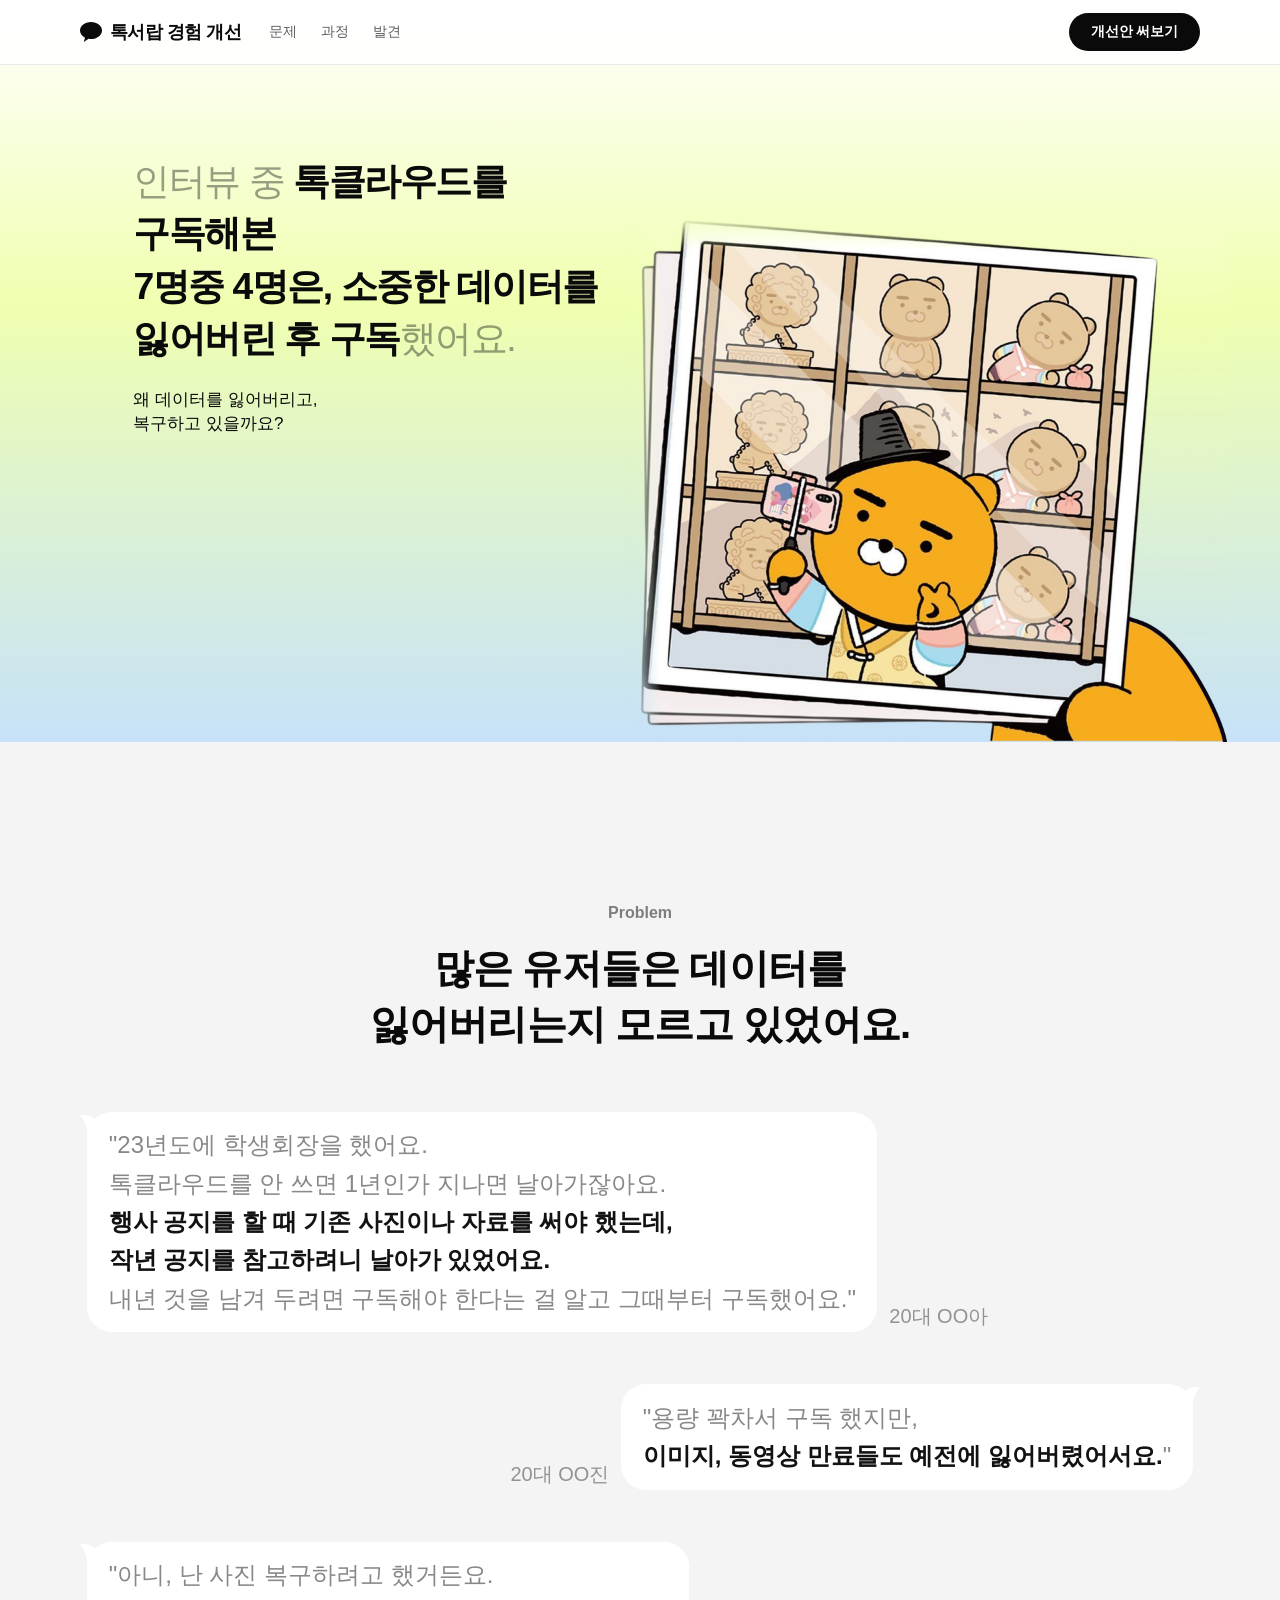
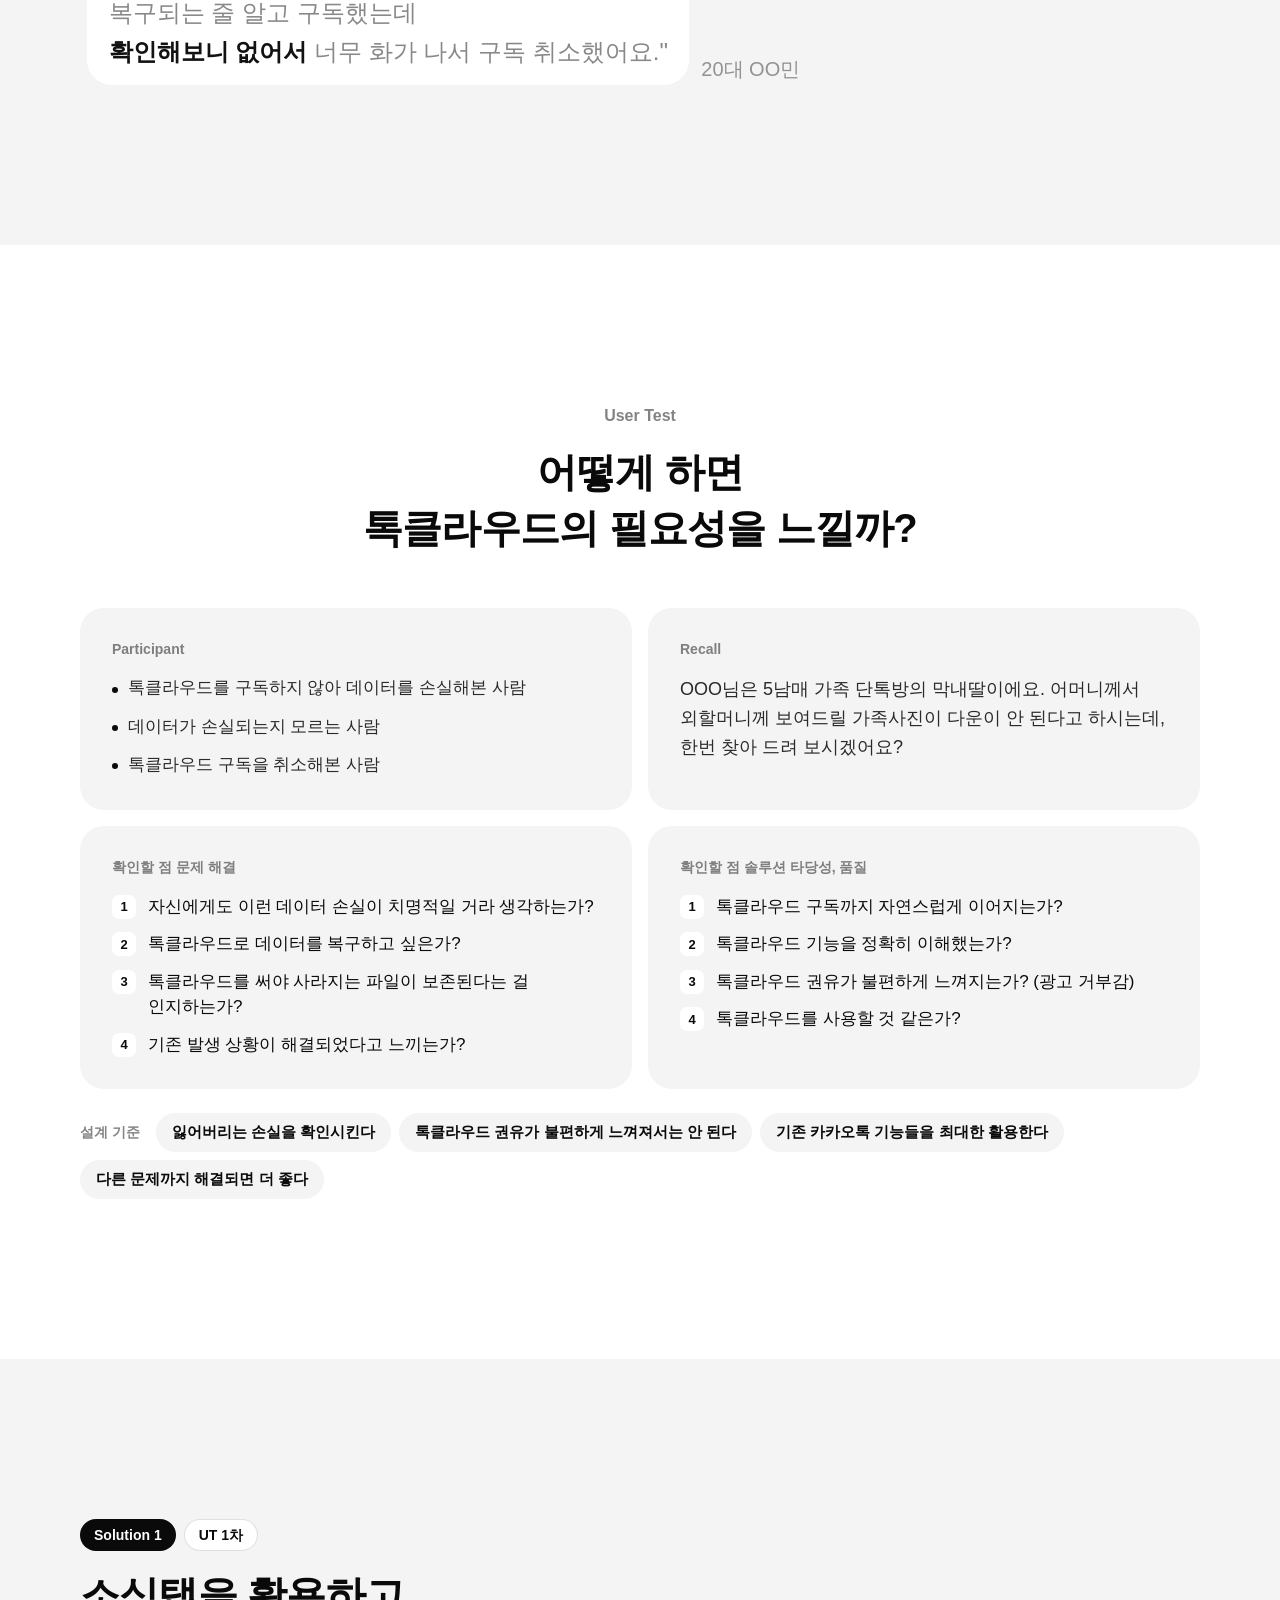
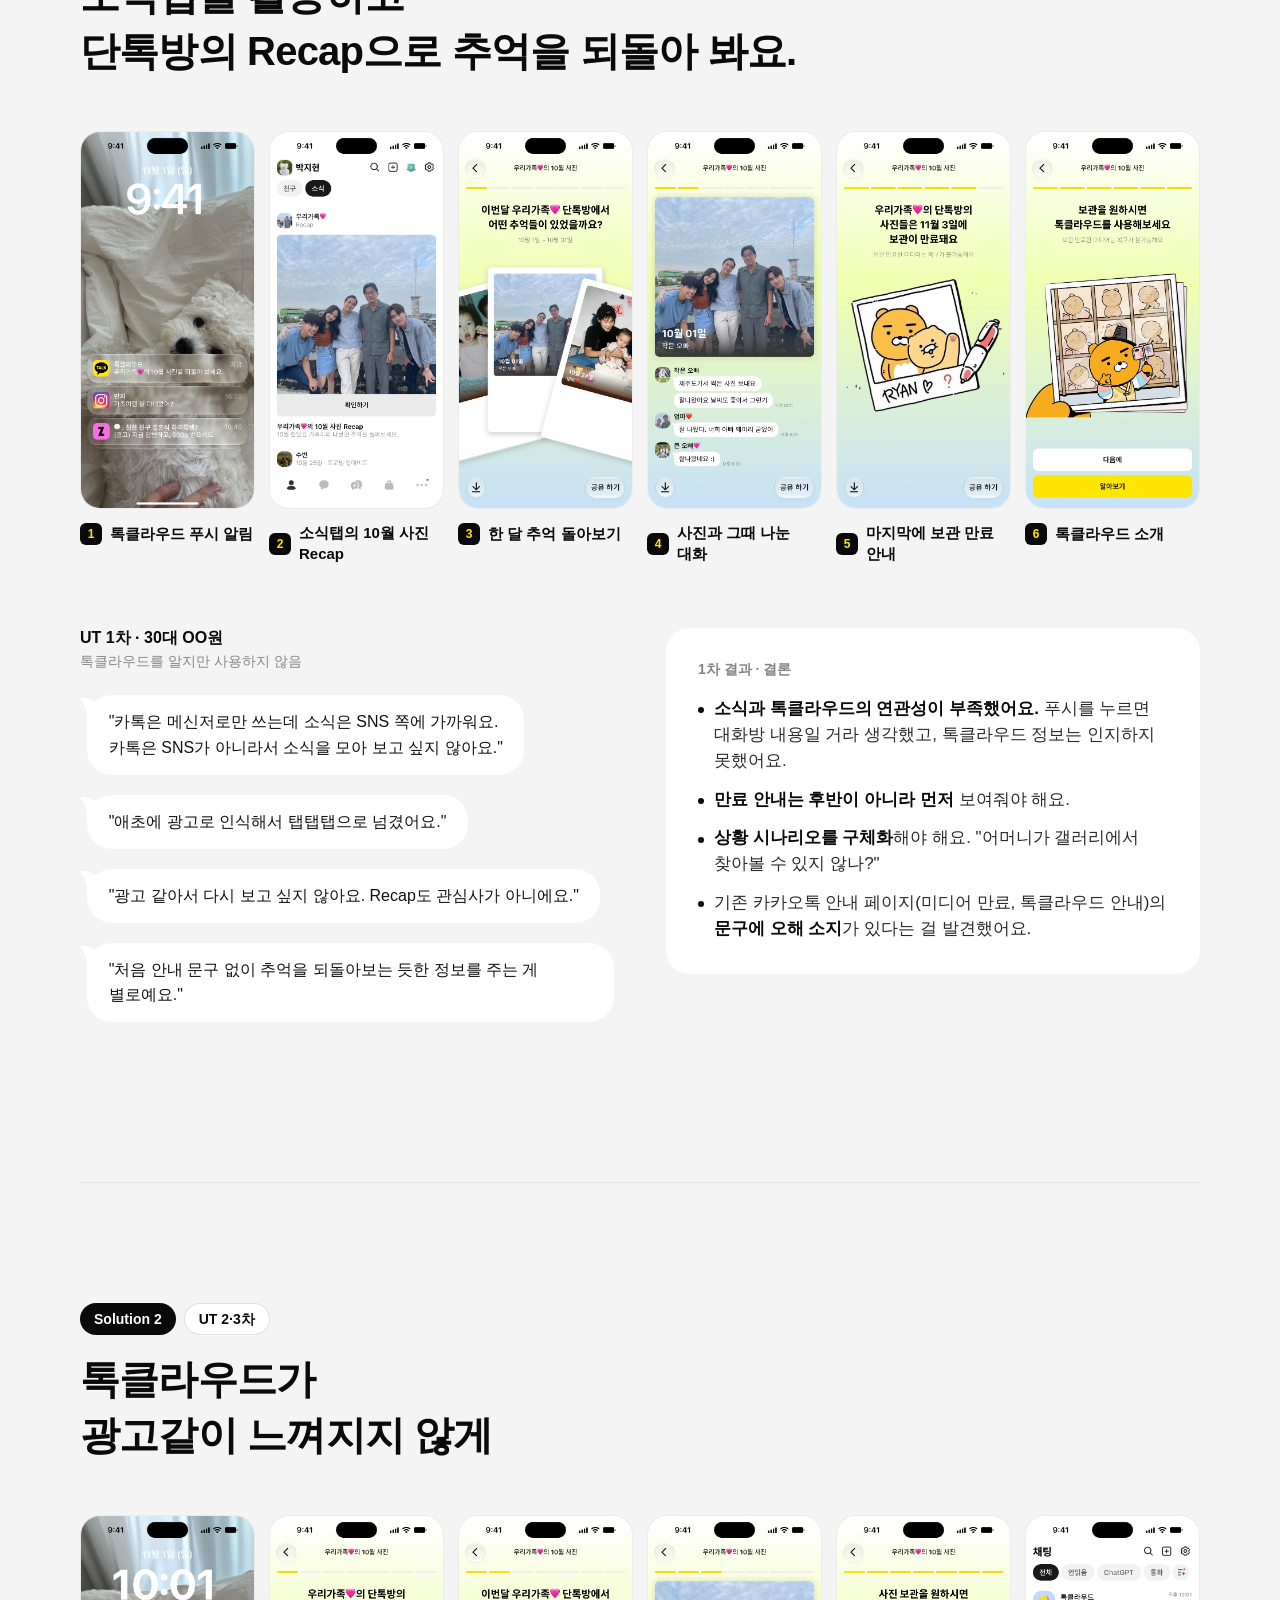
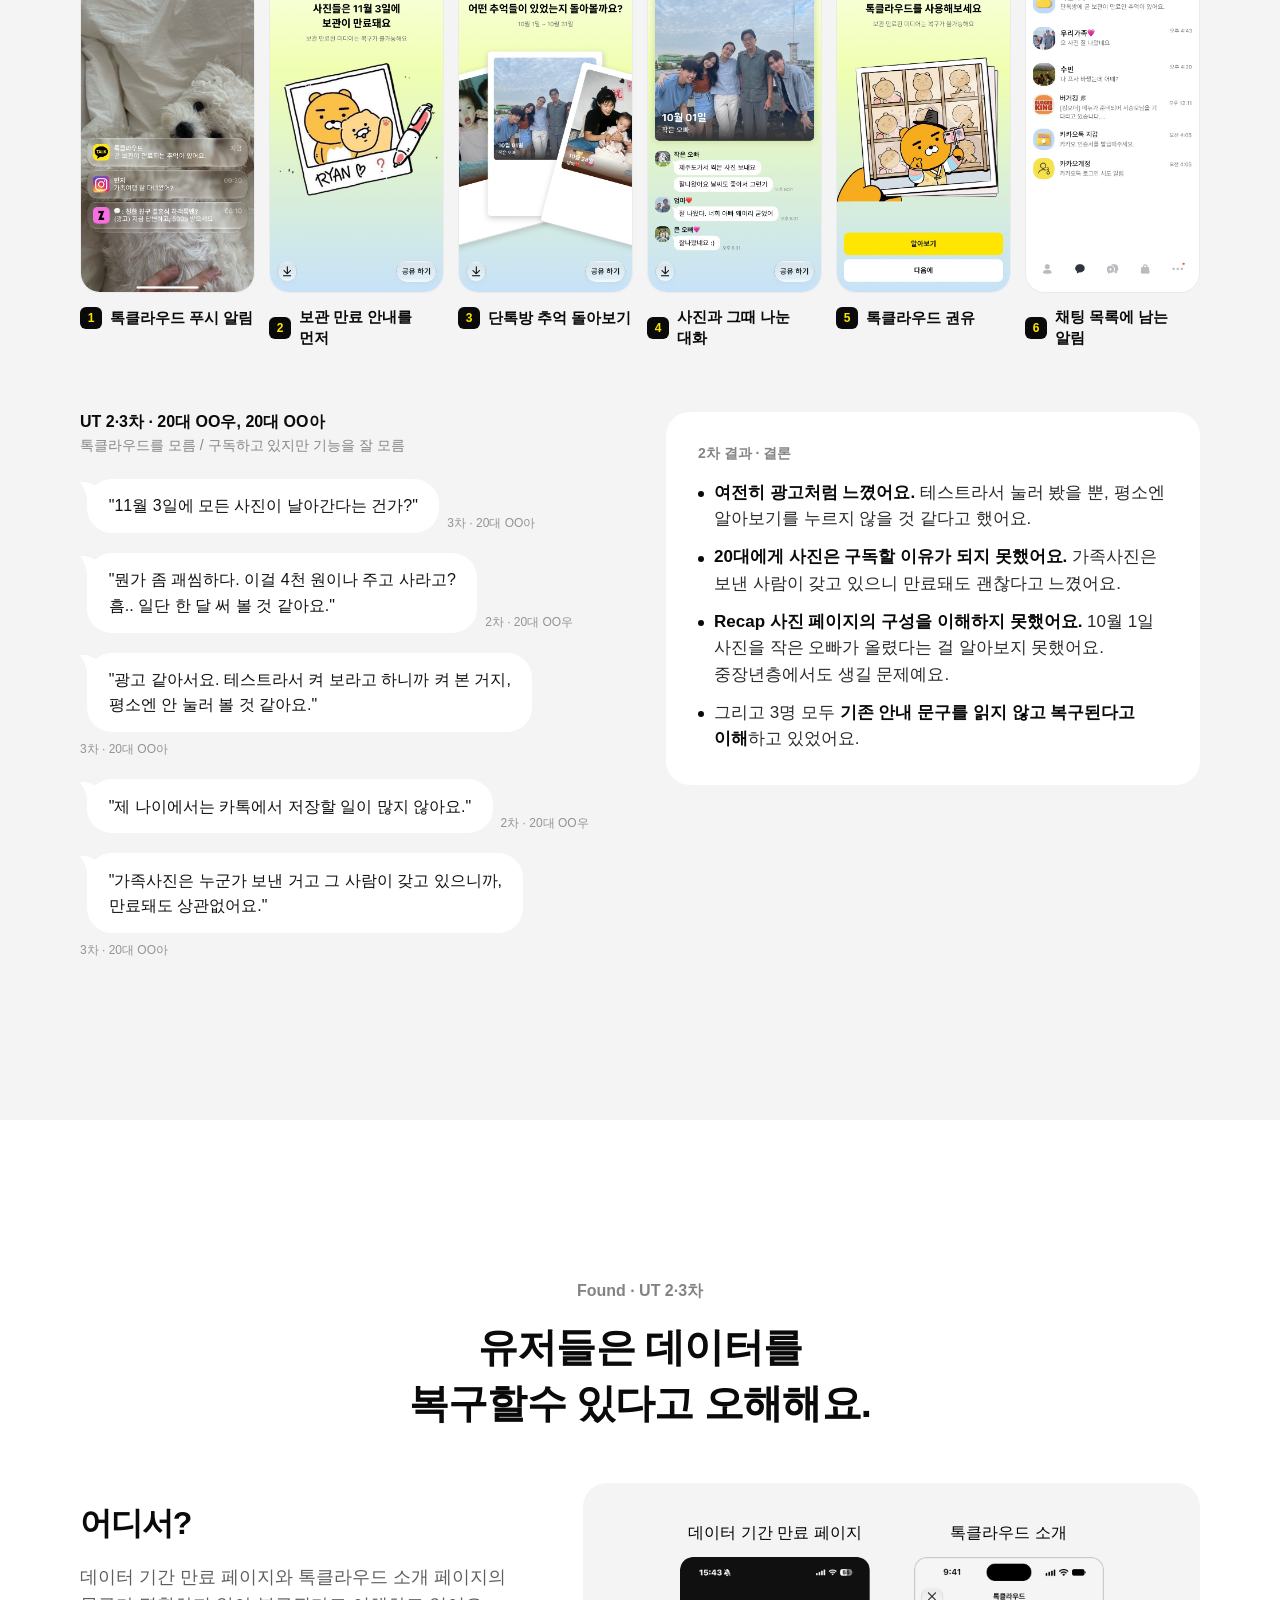
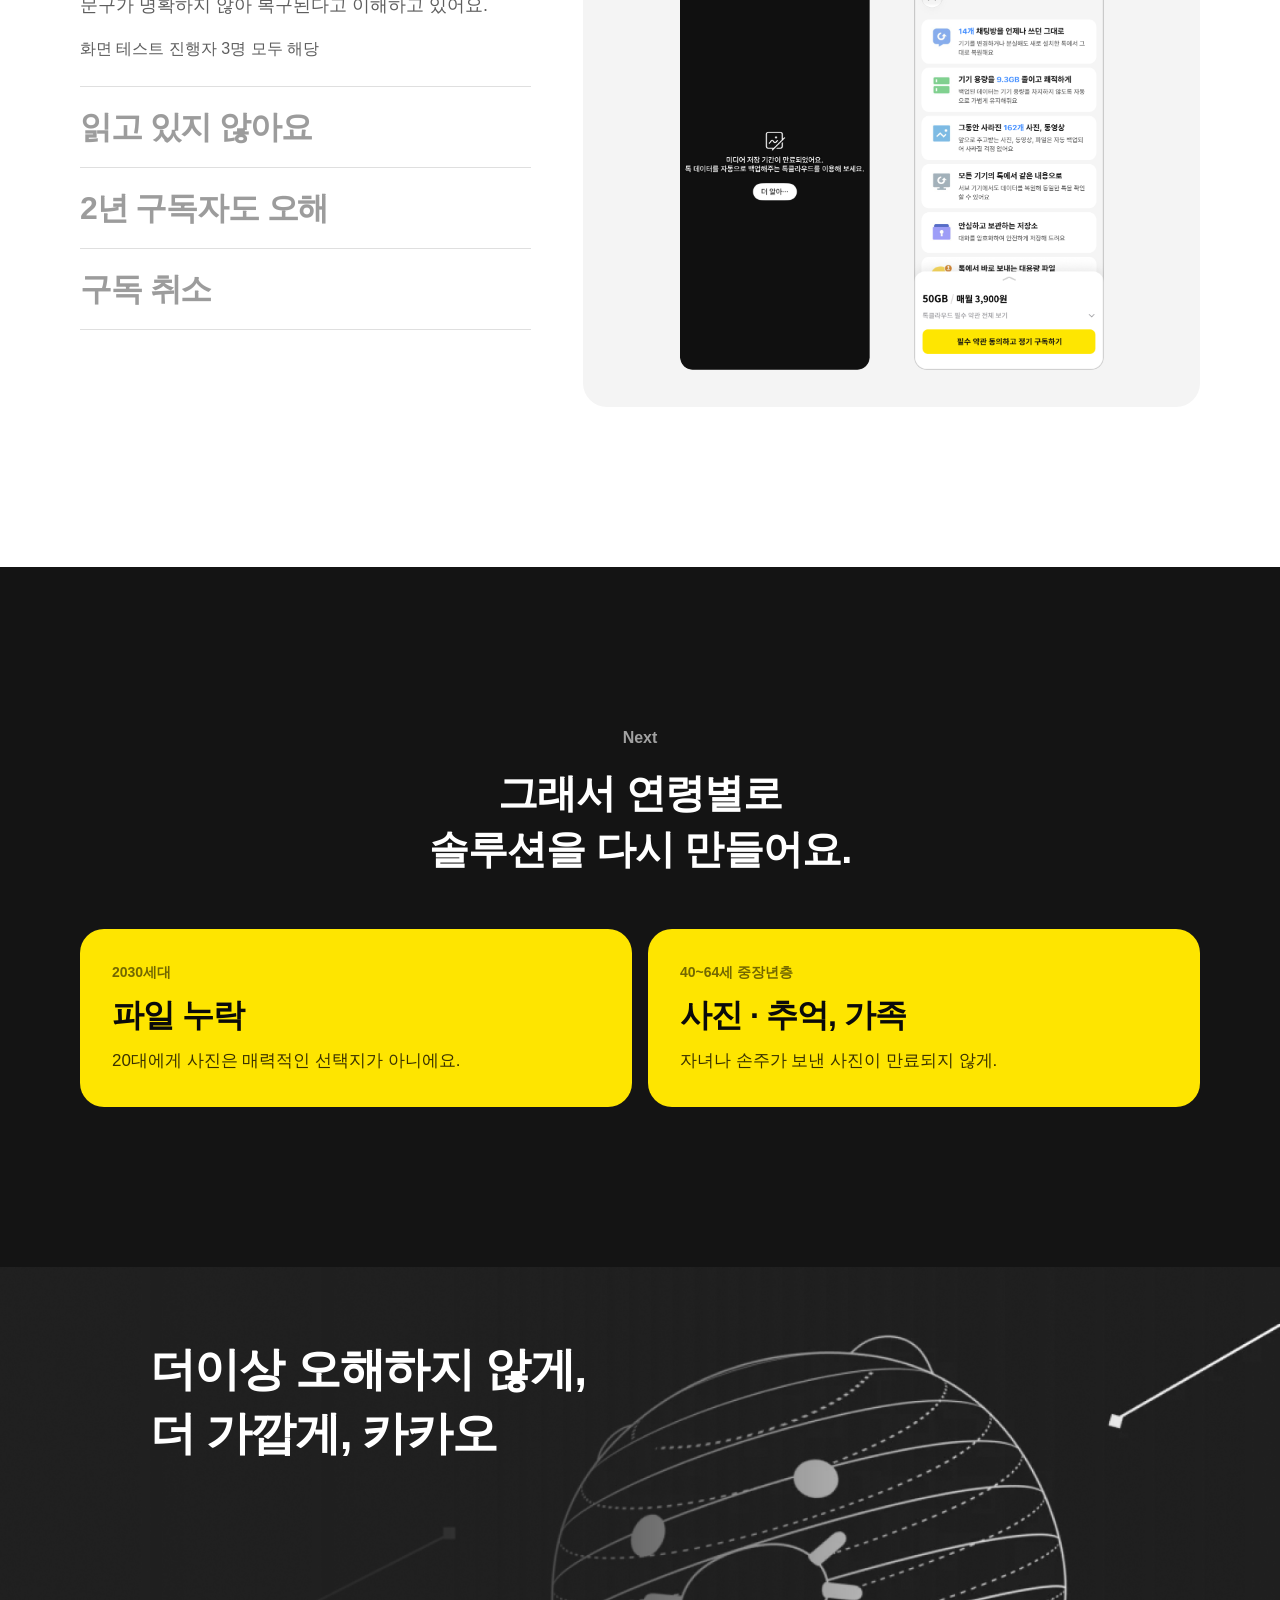
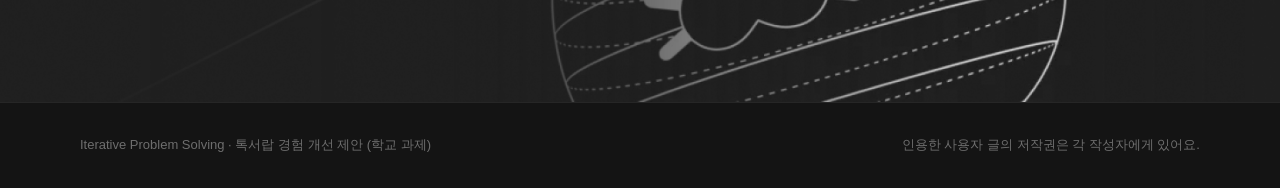
<file: landing-2/index.html>
<!DOCTYPE html>
<html lang="ko">
<script>document.documentElement.classList.add('js')</script>
<head>
<meta charset="utf-8">
<meta name="viewport" content="width=device-width, initial-scale=1">
<title>톡서랍 경험 개선 — "사진 그대로 만료임;;"</title>
<style>
/* 레이아웃 기준: Mobbin 사이트의 MCP 히어로 섹션(여러 줄 문장 → 대화창 → 화면 카드).
   나머지 섹션도 같은 사이트의 스타일(흑백, 연회색 둥근 패널, 검은 알약 버튼, 검정/회색 2줄 제목)을 따름.
   카카오 노랑(#FEE500)은 '나'의 말풍선과 핵심 강조에만. */
:root{
  --yellow:#FEE500; --ink:#0A0A0A; --g:#8A8A8A; --g2:#5E5E5E;
  --panel:#F4F4F4; --line:#EAEAEA; --dark:#141414;
  --wrap:1120px;
  --font:-apple-system, BlinkMacSystemFont, "SF Pro Display", "SF Pro Text", "Apple SD Gothic Neo", "Malgun Gothic", sans-serif;
}
*{box-sizing:border-box;margin:0;padding:0}
body{font-family:var(--font);color:var(--ink);background:#fff;word-break:keep-all;-webkit-font-smoothing:antialiased}
img{display:block;max-width:100%;height:auto}
.mo{display:none}
a{color:inherit;text-decoration:none}
.wrap{width:min(var(--wrap), calc(100% - 48px));margin:0 auto}
.pill{display:inline-flex;align-items:center;gap:8px;height:44px;padding:0 22px;border-radius:9999px;background:var(--ink);color:#fff;font-size:15px;font-weight:600;letter-spacing:-.01em;transition:opacity .2s}
.pill:hover{opacity:.85}
.pill.light{background:var(--panel);color:var(--ink)}
.pill.y{background:var(--yellow);color:#000}

/* nav */
.nav{position:sticky;top:0;z-index:10;background:rgba(255,255,255,.9);backdrop-filter:blur(10px);border-bottom:1px solid var(--line)}
.nav .wrap{height:64px;display:flex;align-items:center;gap:28px}
.logo{display:flex;align-items:center;gap:8px;font-weight:800;font-size:18px;letter-spacing:-.03em}
.nav nav{display:flex;gap:24px;font-size:14px;font-weight:500;color:var(--g2)}
.nav nav a:hover{color:var(--ink)}
.nav .pill{margin-left:auto;height:38px;font-size:14px}

/* type */
.stack{font-size:56px;line-height:1.14;font-weight:700;letter-spacing:-.045em;text-align:center}
.stack .g{color:var(--g)}
.h2{font-size:40px;line-height:1.2;font-weight:700;letter-spacing:-.04em}
.h2 .g{color:var(--g)}
.eyebrow{font-size:14px;font-weight:600;color:var(--g)}

/* 1 hero = Mobbin MCP 히어로 구조 */
.hero{padding:120px 0 160px}
.hero .sub{margin:28px auto 0;max-width:640px;text-align:center;font-size:18px;line-height:1.6;color:var(--g2)}
.window{margin-top:72px}
.room{background:#B2C7DA;border-radius:24px;padding:48px 24px}
.convo{max-width:720px;margin:0 auto;display:flex;flex-direction:column;gap:24px}
.msg{display:flex;flex-direction:column;align-items:flex-start;gap:6px}
.msg.me{align-items:flex-end}
.who{font-size:13px;color:#4A5A6A}
.bub{display:inline-block;padding:12px 18px;border-radius:4px 20px 20px 20px;background:#fff;color:#000;font-size:17px;line-height:1.5;font-weight:500}
.msg.me .bub{border-radius:20px 4px 20px 20px}
.msg.me .bub{background:var(--yellow);color:#000}
.bub b{display:block;font-size:30px;line-height:1.25;font-weight:800;letter-spacing:-.035em;margin-top:2px}
.note{display:flex;gap:12px;align-items:flex-start;max-width:720px;margin:32px auto 32px}
.note .ic{flex:none;width:28px;height:28px;border-radius:8px;background:var(--ink);display:grid;place-items:center}
.note p{font-size:16px;line-height:1.6}
.note small{display:flex;align-items:center;gap:4px;font-size:14px;color:var(--g);margin-top:4px}
.cards{display:grid;grid-template-columns:repeat(3,1fr);gap:16px}
.cards::-webkit-scrollbar{display:none}
.card{display:flex;flex-direction:column;background:var(--panel);border-radius:20px;padding:24px 24px 0;overflow:hidden}
.card .shot{order:2;margin-top:auto;padding-top:24px;height:330px;overflow:hidden;display:flex;justify-content:center}
.card .shot img{width:220px;align-self:flex-start;border-radius:28px 28px 0 0;transform:translateY(var(--shift,0))}
.card .txt{order:1}
.card h3{display:flex;align-items:center;gap:8px;font-size:16px;font-weight:700}
.card h3 .n{width:22px;height:22px;border-radius:6px;background:var(--ink);color:var(--yellow);font-size:12px;display:grid;place-items:center}
.card dl{margin-top:14px;display:flex;flex-direction:column;gap:12px}
.card dt{font-size:13px;color:var(--g)}
.card dd{font-size:15px;line-height:1.45;font-weight:700;margin-top:2px}
.outcome{padding:28px 0 0;display:flex;gap:12px;align-items:flex-start;justify-content:center;text-align:left}
.outcome p{font-size:16px;line-height:1.6;max-width:760px}
.outcome strong{font-weight:700}


/* 문제 흐름 = Mobbin 기능 소개 섹션 구조(왼쪽 목록 / 오른쪽 화면 2장) */
.feat{display:grid;grid-template-columns:.9fr 1.1fr;gap:48px;margin-top:96px;align-items:stretch}
.fl{display:flex;flex-direction:column}
.lede{font-size:34px;line-height:1.4;font-weight:900;letter-spacing:-.03em;text-wrap:pretty}
.convo.mini .bub{background:var(--panel);font-size:16px;padding:10px 16px}
.convo.mini .msg.me .bub{background:var(--yellow)}
.convo.mini .bub b{font-size:26px}
.convo.mini .who{color:var(--g)}
.tabs{list-style:none;margin-top:40px}
.tabs li+li{border-top:1px solid var(--line)}
.tab{all:unset;box-sizing:border-box;display:block;width:100%;cursor:pointer;padding:18px 0}
.tab:focus-visible{outline:2px solid var(--ink);outline-offset:4px;border-radius:4px}
.tt{display:block;font-size:28px;line-height:1.25;font-weight:800;letter-spacing:-.035em;color:#B5B5B5;transition:color .3s}
.tab:hover .tt{color:var(--g2)}
.tab.on .tt{color:var(--ink)}
.td{display:none;font-size:16px;line-height:1.6;color:var(--g2);margin-top:8px}
.tab.on .td{display:block}
.foot{margin-top:auto;padding-top:32px;font-size:14px;line-height:1.6;color:var(--g)}
.fr{position:relative;background:var(--panel);border-radius:24px;height:680px;overflow:hidden}
.fr .ph{position:absolute;width:240px;border-radius:13% / 6%;transition:opacity .35s,transform .35s}
.fr .front{left:calc(50% - 252px);top:40px;z-index:2;box-shadow:0 20px 40px rgba(0,0,0,.08)}
.fr .back{left:calc(50% + 12px);top:110px;width:240px;box-shadow:0 20px 40px rgba(0,0,0,.08)}
.fr.swap .ph{opacity:0;transform:translateY(8px)}
.fr .ph.solo{width:274px;left:calc(50% - 137px);top:40px}
.fr .ph.bare{box-sizing:border-box;border:7px solid #111;border-radius:36px;background:#111}
@media (max-width:640px){.fr .ph.bare{border-width:4px;border-radius:22px}}

/* 2 voc = Mobbin 고객 섹션 구조 */
.voc{padding:160px 0;background:var(--panel)}
.vgrid{display:grid;grid-template-columns:repeat(3,1fr);gap:16px;margin-top:48px}
.big{grid-column:1 / -1;display:grid;grid-template-columns:1.3fr 1fr;gap:16px}
.feature{background:var(--dark);color:#fff;border-radius:20px;padding:36px;display:flex;flex-direction:column;justify-content:space-between;min-height:320px}
.feature .k{font-size:14px;font-weight:600;color:var(--yellow)}
.feature h3{font-size:32px;line-height:1.3;font-weight:700;letter-spacing:-.035em}
.feature a{align-self:flex-start}
.nums{display:grid;grid-template-rows:repeat(3,1fr);gap:16px}
.num{background:var(--panel);border-radius:20px;padding:22px 28px;display:flex;align-items:baseline;gap:16px}
.num b{font-size:44px;line-height:1;font-weight:800;letter-spacing:-.04em;min-width:96px}
.num span{font-size:15px;color:var(--g2)}
.q{background:#fff;border:1px solid var(--line);border-radius:20px;padding:28px;display:flex;flex-direction:column;justify-content:space-between;gap:28px;min-height:240px}
.q .mark{font-size:28px;line-height:1;font-weight:800}
.q p{font-size:17px;line-height:1.55;font-weight:600;letter-spacing:-.02em;margin-top:8px}
.q a{display:flex;align-items:center;gap:10px;font-size:13px;color:var(--g)}
.q a i{width:28px;height:28px;border-radius:50%;background:var(--panel);display:grid;place-items:center;font-style:normal;font-size:11px;font-weight:700;color:var(--ink)}
.q a:hover{color:var(--ink)}


/* VOC = Mobbin 고객 사례 섹션 구조(위 대표 카드 + 아래 카드 3장) */
.cgrid{margin-top:48px;display:flex;flex-direction:column;gap:16px}
.faqpage{position:relative;display:block;border:0;border-radius:24px;overflow:hidden;background:#fff;transition:box-shadow .25s}
.faqpage:hover{box-shadow:0 16px 40px rgba(0,0,0,.06)}
.fp-bar{display:flex;align-items:center;gap:20px;padding:18px 40px;border-bottom:1px solid var(--line);font-size:14px}
.fp-logo{font-size:17px;letter-spacing:-.02em}.fp-logo b{font-weight:500;margin-right:4px}
.fp-svc{display:flex;align-items:center;gap:6px;font-weight:700;padding-left:20px;border-left:1px solid var(--line)}
.fp-svc i{width:20px;height:20px;border-radius:50%;background:var(--yellow)}
.fp-search{margin-left:auto;width:300px;border:1px solid #222;border-radius:8px;padding:8px 12px;color:var(--g)}
.fp-body{padding:40px 40px 88px}
.fp-body h3{font-size:28px;line-height:1.35;font-weight:700;letter-spacing:-.035em}
.fp-chips{display:flex;gap:8px;margin-top:20px}
.fp-chips span{border:1px solid var(--line);border-radius:9999px;padding:6px 12px;font-size:13px}
.fp-body hr{border:0;border-top:1px solid var(--line);margin:28px 0}
.fp-body p{font-size:16px;line-height:1.8}
.fp-body mark{background:linear-gradient(transparent 45%, var(--yellow) 45%);color:inherit;font-weight:700}
.fp-tag{position:absolute;right:24px;bottom:20px;background:var(--ink);color:#fff;border-radius:9999px;padding:10px 16px;font-size:13px;font-weight:600}
.ccards{display:grid;grid-template-columns:repeat(3,1fr);gap:16px}
.cc{display:flex;flex-direction:column;justify-content:space-between;gap:48px;background:#fff;border-radius:24px;padding:36px;min-height:380px}
.cc-mark{font-size:28px;line-height:1.2;font-weight:800;letter-spacing:-.035em}
.cc-mark small{display:block;font-size:14px;line-height:1.5;font-weight:500;color:var(--g);margin-top:8px;letter-spacing:0}
.cc h3{font-size:21px;line-height:1.45;font-weight:700;letter-spacing:-.03em}
/* 마지막 카드: 다른 색 + Mobbin 호버(배경 변화, 글 위로, 아래 줄 나타남) */
.cc.link{background:var(--dark);color:#fff;transition:background .3s}
.cc.link .cc-mark small{color:#8A8A8A}
.cc-bot{position:relative}
.cc.link .cc-bot h3{transition:transform .35s cubic-bezier(.2,.7,.2,1)}
.cc-more{position:absolute;left:0;bottom:-4px;font-size:13px;font-weight:600;color:var(--yellow);opacity:0;transform:translateY(8px);transition:opacity .3s,transform .35s cubic-bezier(.2,.7,.2,1)}
.cc.link:hover,.cc.link:focus-visible{background:#262626}
.cc.link:hover .cc-bot h3,.cc.link:focus-visible .cc-bot h3{transform:translateY(-28px)}
.cc.link:hover .cc-more,.cc.link:focus-visible .cc-more{opacity:1;transform:none}
.cc.link:focus-visible{outline:2px solid var(--yellow);outline-offset:3px}
@media (hover:none){.cc.link .cc-bot{padding-bottom:28px}.cc-more{opacity:1;transform:none}}

/* 3 solution = Mobbin 좌우 분할 섹션 구조 */
.solution{padding:160px 0}
.split{display:grid;grid-template-columns:1fr 1fr;gap:64px;align-items:center}
.split .lead{font-size:18px;line-height:1.6;color:var(--g2);margin-top:20px;max-width:440px}
.split .act{display:flex;align-items:center;gap:12px;margin-top:32px}
.split .act small{font-size:13px;color:var(--g)}
.stage{background:var(--panel);border-radius:24px;height:560px;overflow:hidden;display:flex;justify-content:center;padding-top:56px;position:relative}
.stage img{width:300px;border-radius:40px 40px 0 0}
.stage .tag{position:absolute;left:24px;top:24px;background:#fff;border-radius:12px;padding:10px 14px;font-size:14px;font-weight:600;box-shadow:0 8px 24px rgba(0,0,0,.06)}
.stage .tag em{font-style:normal;background:var(--yellow);padding:0 4px}
.steps{display:grid;grid-template-columns:repeat(4,1fr);gap:16px;margin-top:16px}
.step{background:var(--panel);border-radius:20px;overflow:hidden;display:flex;flex-direction:column}
.step .t{padding:22px 22px 0}
.step h3{font-size:16px;font-weight:700}
.step p{font-size:14px;line-height:1.5;color:var(--g2);margin-top:4px}
.step .shot{margin-top:20px;height:240px;overflow:hidden;display:flex;justify-content:center}
.step .shot img{width:72%;border-radius:22px 22px 0 0;align-self:flex-start}


/* 개선안 = Mobbin 404 섹션 구조 + 클릭 프로토타입 */
.sol-head{text-align:center}
.sol-head .h2{margin-top:12px}
.sol-head .lead{margin:16px auto 0}
.proto{margin:56px auto 0;max-width:880px;background:var(--panel);border-radius:28px;padding:40px;display:grid;grid-template-columns:auto 1fr;gap:48px;align-items:stretch}
.pphone{position:relative;width:320px;aspect-ratio:402/874;border-radius:13% / 6%;overflow:hidden;box-shadow:0 20px 40px rgba(0,0,0,.08);background:#111}
.pphone img{width:100%;height:100%;display:block}
.pscr{position:absolute;left:2.49%;right:2.49%;top:17.85%;bottom:1.14%;overflow-y:auto;overscroll-behavior:contain;scrollbar-width:none;background:#fff;z-index:3}
.pscr::-webkit-scrollbar{display:none}
.pscr[hidden]{display:none}
.pscr-in{position:relative}
.pscr-in img{width:100%;height:auto;display:block}
#pscrhot{all:unset;position:absolute;left:0;width:100%;cursor:pointer}
#pscrhot:focus-visible{outline:3px solid var(--yellow);outline-offset:-3px}
#pscrhot.tap{background:rgba(0,0,0,.04)}
#pscrhot.tap::before{content:"";position:absolute;left:16.5%;top:50%;width:44px;height:44px;margin:-22px 0 0 -22px;border-radius:50%;background:rgba(0,0,0,.18);animation:ripple .6s ease-out forwards}
.pphone .pscroll{position:absolute;inset:0;clip-path:inset(17.8% 2.5% 1.2% 2.5%);overflow:hidden}
.pphone .pscroll img{position:absolute;inset:0;width:100%;height:100%;clip-path:inset(17.8% 2.5% 1.2% 2.5%);transition:transform .95s cubic-bezier(.45,0,.2,1)}
.pphone .pscroll .nw{transform:translateY(75%)}
.pphone .pscroll.go img:first-child{transform:translateY(-75%)}
.pphone .pscroll.go .nw{transform:none}
.pphone .pover{position:absolute;inset:0;opacity:0;transform:translateX(14%);transition:opacity .55s cubic-bezier(.2,.7,.2,1),transform .6s cubic-bezier(.2,.7,.2,1)}
.pphone .pover.back{transform:translateX(-14%)}
.pphone .pover.in{opacity:1;transform:none}
.ps-q.show{animation:hintIn .5s cubic-bezier(.2,.7,.2,1)}
@keyframes hintIn{from{opacity:0;transform:translateY(6px)}to{opacity:1;transform:none}}
.psteps button{transition:background .35s,color .35s}
#phots button{all:unset;position:absolute;cursor:pointer;border-radius:12px}
#phots button:focus-visible{outline:3px solid var(--yellow);outline-offset:2px}
@keyframes pulse{0%,100%{opacity:.25}50%{opacity:1}}
.pside{display:flex;flex-direction:column}
.ps-k{font-size:14px;color:var(--g)}
.ps-q{font-size:22px;line-height:1.35;font-weight:800;letter-spacing:-.03em;margin-top:6px;min-height:60px}
.psteps{list-style:none;margin-top:20px;display:flex;flex-direction:column;gap:8px}
.psteps button{all:unset;box-sizing:border-box;width:100%;display:flex;align-items:center;justify-content:space-between;gap:12px;background:#fff;border-radius:12px;padding:14px 16px;font-size:15px;font-weight:600;cursor:pointer;color:var(--g2);transition:background .2s,color .2s}
.psteps button i{font-style:normal;font-size:13px;color:var(--g)}
.psteps button:hover{color:var(--ink)}
.psteps button.on{background:var(--ink);color:#fff}
.psteps button.on i{color:var(--yellow)}
.ps-foot{margin-top:auto;padding-top:24px;display:flex;justify-content:flex-end}
.ps-foot small{display:block;font-size:13px;color:var(--g)}
.ps-foot b{font-size:28px;font-weight:800;letter-spacing:-.03em}
.ps-reset{all:unset;cursor:pointer;background:#fff;border-radius:9999px;padding:10px 18px;font-size:14px;font-weight:600}
.ps-reset:hover{background:#ececec}
.ps-btns{display:flex;gap:8px}
#phots button.tap{background:rgba(0,0,0,.04)}
#phots button.tap::before{content:"";position:absolute;left:50%;top:50%;width:44px;height:44px;margin:-22px 0 0 -22px;border-radius:50%;background:rgba(0,0,0,.18);animation:ripple .6s ease-out forwards}
@keyframes ripple{from{transform:scale(.3);opacity:.9}to{transform:scale(2.2);opacity:0}}



/* 마무리 배너 = Figma 326:4867 (1461×497, 문구 x171 y80, 52px Bold) */
.outro{background:#202020}
.outro-in{position:relative;max-width:1461px;margin:0 auto;aspect-ratio:1461/497;background:url(img/outro-bg.png) center/cover no-repeat}
.outro h2{position:absolute;left:11.7%;top:16.1%;color:#fff;font-size:clamp(28px,3.6vw,52px);line-height:1.4;font-weight:700;letter-spacing:-.03em}
@media (max-width:640px){.outro-in{aspect-ratio:auto;height:360px;background-position:72% center;background-size:auto 100%}.outro h2{left:24px;top:48px;font-size:28px}}

/* 4 cta */
.cta{background:var(--dark);color:#fff;padding:140px 0;text-align:center}
.cta .stack .g{color:#6E6E6E}
.cta .window{max-width:760px;margin:56px auto 0;text-align:left}
.cta .msg.me .bub{background:var(--yellow);color:#000}
.cta .act{margin-top:48px;display:flex;justify-content:center;gap:12px}
.cta .pill.light{background:#2C2C2C;color:#fff}
footer{background:var(--dark);border-top:1px solid #262626;color:#6E6E6E;font-size:13px;line-height:1.6;padding:32px 0}
footer .wrap{display:flex;justify-content:space-between;gap:24px;flex-wrap:wrap}

/* reveal */
.js .rv{opacity:0;transform:translateY(16px);transition:opacity .6s cubic-bezier(.2,.7,.2,1),transform .6s cubic-bezier(.2,.7,.2,1)}
.js .rv.on{opacity:1;transform:none}
@media (prefers-reduced-motion:reduce){.js .rv{opacity:1;transform:none;transition:none}}

@media (max-width:1000px){
  .stack{font-size:44px}
  .big{grid-template-columns:1fr}
  .feat{grid-template-columns:1fr;gap:32px}
  .fr{height:680px}
  .vgrid{grid-template-columns:1fr 1fr}
  .ccards{grid-template-columns:1fr}
  .cc{min-height:0}
  .fp-search{display:none}
  .split{grid-template-columns:1fr;gap:40px}
  .steps{grid-template-columns:1fr 1fr}
  .proto{grid-template-columns:1fr;justify-items:center;padding:28px;gap:28px}
  .pside{width:100%;max-width:420px}
  .cards{display:flex;overflow-x:auto;scroll-snap-type:x mandatory;scrollbar-width:none}
  .card{flex:0 0 min(360px,86%);scroll-snap-align:start}
}
@media (max-width:640px){
  .mo{display:inline}
  .nav nav{display:none}
  .hero{padding-top:72px}
  .stack{font-size:30px;line-height:1.2}
  .h2{font-size:28px}
  .hero .sub{font-size:16px}
  .window{margin-top:48px}
  .room{padding:28px 16px;border-radius:20px}
  .convo{gap:18px}
  .note{margin:24px 0}
  .bub{font-size:15px}.bub b{font-size:22px}
  .card{flex-basis:86%;padding:20px 20px 0}
  .card .shot{height:280px}
  .card .shot img{width:190px}
  .outcome{padding-top:20px}
  .voc{padding:96px 0}
  .vgrid{grid-template-columns:1fr}
  .fp-bar{padding:14px 20px;gap:12px}.fp-svc{padding-left:12px}
  .fp-body{padding:24px 20px 72px}.fp-body h3{font-size:21px}.fp-body p{font-size:14px}
  .fp-tag{left:20px;right:auto}
  .feature{padding:28px;min-height:0;gap:28px}.feature h3{font-size:24px}
  .num b{font-size:36px;min-width:80px}
  .q{min-height:0}
  .solution{padding:96px 0}
  .stage{height:440px}.stage img{width:240px}
  .steps{grid-template-columns:1fr 1fr;gap:12px}
  .step .t{padding:16px 16px 0}.step .shot{height:180px}
  .cta{padding:96px 0}
  .proto{padding:20px;border-radius:24px}
  .pphone{width:min(280px,100%)}
  .ps-q{font-size:19px;min-height:0}
  .feat{margin-top:56px}
  .tt{font-size:22px}
  .lede{font-size:24px}
  .fr{height:440px}
  .fr .ph{width:150px}.fr .back{width:150px;top:76px;left:calc(50% + 6px)}.fr .front{left:calc(50% - 156px);top:24px}
  .fr .ph.solo{width:180px;left:calc(50% - 90px);top:24px}
  .hero{padding-bottom:96px}
  .cta .act{flex-direction:column;align-items:center}
}

/* ===== Figma 551:14807 (히어로 · Problem · Interview) ===== */
/* 히어로: 1920×1080 프레임(헤더 64 포함) → 화면 너비에 비례 */
.hx{background:linear-gradient(180deg,#fff 0%,#efffb0 40.968%,#c7e2f9 100%);margin-top:-65px;padding-top:65px}
.hx-in{position:relative;height:calc(100vw * 1015 / 1920);min-height:560px;max-height:1015px;max-width:1920px;margin:0 auto;overflow:hidden}
.hx-txt{position:absolute;left:10.42%;top:calc(100% * 135 / 1015);width:37.5%;color:#0a0a0a}
.hx h1{font-size:clamp(30px,2.917vw,56px);line-height:1.4;font-weight:700;letter-spacing:-.04em}
.hx h1 .lt{font-weight:500;color:rgba(10,10,10,.4)}
.hx-txt p{margin-top:24px;font-size:clamp(17px,1.25vw,24px);line-height:1.4;font-weight:500}
.hx-ill{position:absolute;right:4.17%;bottom:0;width:47.03%;height:auto;
  -webkit-mask-image:linear-gradient(90deg,transparent 0,#000 6%),linear-gradient(180deg,transparent 0,#000 6%);-webkit-mask-composite:source-in;
  mask-image:linear-gradient(90deg,transparent 0,#000 6%),linear-gradient(180deg,transparent 0,#000 6%);mask-composite:intersect}

/* 공통 섹션 머리 */
.sx{width:min(1120px,calc(100% - 48px));margin:0 auto}
.sx-head{display:flex;flex-direction:column;gap:16px;color:#0a0a0a}
.sx-head.c{align-items:center;text-align:center}
.sx-k{font-size:16px;line-height:1.4;font-weight:700;opacity:.5}
.sx-head h2{font-size:40px;line-height:1.4;font-weight:700;letter-spacing:-.02em}

/* 말풍선 (꼬리 = Figma Vector 8154) */
.bb{position:relative;display:inline-block;margin-left:7.43px;background:#fff;border-radius:24.905px;padding:14.231px 21.347px;color:#121212;font-size:24px;line-height:1.6;font-weight:400}
.bb::before{content:"";position:absolute;left:-7.43px;top:2.84px;width:21.694px;height:22.435px;background:url(img/tail-w.svg) no-repeat 0 0/100% 100%}
.bb.r{margin-left:0;margin-right:7.43px}
.bb.r::before{left:auto;right:-7.43px;transform:scaleX(-1)}
.bb.y{background:#fee500}.bb.y::before{background-image:url(img/tail-y.svg)}
.bb .g{color:rgba(18,18,18,.5)}
.bb b{font-weight:700}
.bb.s{font-size:16px;font-weight:500;white-space:nowrap}
.who{font-size:20px;line-height:1.6;color:rgba(0,0,0,.4);white-space:nowrap}
.who.s{font-size:12px}

/* Problem */
.pb{background:#f4f4f4;padding:160px 0}
.pb-list{padding-top:60px;display:flex;flex-direction:column;gap:52px}
.pb-row{display:flex;align-items:flex-end;gap:12px}
.pb-row.r{justify-content:flex-end}

/* Interview */
.iv{background:#fff;padding:160px 0}
.iv-grid{display:flex;gap:52px;align-items:flex-start;padding-top:52px}
.iv-tabs{flex:1 0 400px;min-width:0;list-style:none}
.iv-tab{all:unset;box-sizing:border-box;display:flex;flex-direction:column;gap:16px;width:100%;padding:24px 0;border-bottom:1px solid rgba(94,94,94,.2);cursor:pointer}
.iv-tab:focus-visible{outline:2px solid #0a0a0a;outline-offset:4px;border-radius:4px}
.iv-tab .tt{font-size:32px;line-height:1;font-weight:700;color:#0a0a0a;opacity:.4;transition:opacity .25s}
.iv-tab:hover .tt{opacity:.7}
.iv-tab.on .tt{opacity:1}
.iv-tab .td{display:none;flex-direction:column;gap:16px;color:#5e5e5e;line-height:1.6}
.iv-tab .td span{font-size:18px}.iv-tab .td small{font-size:16px}
.iv-tab.on .td{display:flex}
/* 오른쪽 패널: Figma 617×524를 그대로 비례 축소 */
.iv-panel{flex:0 1 617px;width:617px;max-width:100%;aspect-ratio:617/524;background:#f4f4f4;border-radius:24px;overflow:hidden;position:relative}
.iv-p{position:absolute;left:0;top:0;width:617px;height:524px;transform-origin:0 0;transform:scale(var(--k,1));transition:opacity .3s}
.iv-p[hidden]{display:block;opacity:0;visibility:hidden}
.ph2{position:absolute;width:190px;display:flex;flex-direction:column;align-items:center;gap:12px}
.ph2 figcaption{font-size:16px;line-height:1.6;font-weight:500;color:#000;white-space:nowrap}
.ph2 img{width:190px;border-radius:12.79px}
.iv-p .crop{position:absolute;width:240px;height:auto;border-radius:17px}
.iv-p .row{position:absolute;left:43px;width:532px;display:flex;align-items:flex-end;gap:8px}
.iv-p .row.r{justify-content:flex-end}

@media (max-width:1000px){
  .iv-grid{flex-direction:column;gap:32px}
  .iv-tabs{width:100%;flex:none}
  .iv-panel{flex:none}
  .iv-panel{width:100%;max-width:617px;align-self:center}
  .pb-row .bb{font-size:20px}
}
@media (max-width:760px){
  .hx-in{height:auto;min-height:0;display:flex;flex-direction:column;gap:32px;padding:56px 24px 0}
  .hx-txt{position:static;width:auto}
  .hx h1{font-size:28px}.hx h1 br{display:none}
  .hx-ill{position:static;width:100%;margin-left:auto;max-width:520px}
  .sx-head h2{font-size:28px}
  .pb,.iv{padding:96px 0}
  .pb-list{gap:32px}
  .pb-row{flex-direction:column;align-items:flex-start;gap:6px}
  .pb-row.r{align-items:flex-end}
  .pb-row.r .who{order:2}
  .pb-row .bb{font-size:16px}
  .who{font-size:14px}
  .iv-tab .tt{font-size:24px}
  .iv-tab .td span{font-size:16px}.iv-tab .td small{font-size:14px}
}

/* ===== Figma 551:14809 과정 (UT 설계 · Solution 1·2 · Found) ===== */
.sx-head:not(.c) h2{max-width:none}
.ut{background:#f4f4f4;padding:160px 0}
.ut-top{display:grid;grid-template-columns:1fr 1fr;gap:16px;margin-top:52px}
.ut-check{display:grid;grid-template-columns:1fr 1fr;gap:16px;margin-top:16px}
.uc{background:#fff;border-radius:24px;padding:32px;display:flex;flex-direction:column;gap:16px}
.uc.dark{background:#141414;color:#fff}
.uc-k{font-size:14px;line-height:1.4;font-weight:700;color:rgba(10,10,10,.5)}
.uc.dark .uc-k{color:#fee500}
.uc-big{font-size:22px;line-height:1.45;font-weight:700;letter-spacing:-.02em}
.uc-p{font-size:18px;line-height:1.6;color:#2a2a2a}
.uc-list{list-style:none;display:flex;flex-direction:column;gap:12px;font-size:17px;line-height:1.55;color:#2a2a2a}
.uc-list li{padding-left:16px;position:relative}
.uc-list li::before{content:"";position:absolute;left:0;top:.68em;width:6px;height:6px;border-radius:50%;background:#0a0a0a}
.uc-list b{font-weight:700;color:#0a0a0a}
.uc-num{list-style:none;counter-reset:n;display:flex;flex-direction:column;gap:12px;font-size:17px;line-height:1.5}
.uc-num li{counter-increment:n;display:flex;gap:12px}
.uc-num li::before{content:counter(n);flex:none;width:24px;height:24px;border-radius:7px;background:#f4f4f4;font-size:13px;font-weight:700;display:grid;place-items:center;margin-top:1px}
.ut-rule{display:flex;flex-wrap:wrap;align-items:center;gap:8px;margin-top:24px}
.ut-rule span:not(.uc-k){background:#fff;border-radius:9999px;padding:10px 16px;font-size:15px;font-weight:600}
.ut-rule .uc-k{margin-right:8px}

.so{background:#fff;padding:160px 0}
.so.gr{background:#f4f4f4}
.strip{list-style:none;display:grid;grid-template-columns:repeat(6,1fr);gap:14px;margin-top:52px}
.strip li{display:flex;flex-direction:column;gap:14px}
.strip img{width:100%;height:auto;border-radius:20px;border:1px solid rgba(0,0,0,.08);background:#fff}
.strip span{display:flex;align-items:center;gap:8px;font-size:15px;font-weight:600;line-height:1.35}
.strip i{flex:none;width:22px;height:22px;border-radius:6px;background:#0a0a0a;color:#fee500;font-style:normal;font-size:12px;font-weight:700;display:grid;place-items:center}
.qa{display:grid;grid-template-columns:1fr 1fr;gap:52px;margin-top:64px;align-items:start}
.qa-col{display:flex;flex-direction:column;gap:20px;min-width:0}
.qa-k{font-size:16px;font-weight:700;margin-bottom:4px}
.qa-k small{display:block;font-size:14px;font-weight:500;color:rgba(0,0,0,.45);margin-top:4px}
.qrow{display:flex;align-items:flex-end;gap:8px;flex-wrap:wrap}
.qrow .bb.s{white-space:normal}
.bb.g2{background:#f4f4f4}.bb.g2::before{background-image:url(img/tail-g.svg)}
.uc.lc{background:#f4f4f4}
.qa-note{font-size:15px;line-height:1.6;color:#5e5e5e;border-left:3px solid #fee500;padding-left:14px}

.fd{background:#141414;color:#fff;padding:160px 0}
.fd .sx-head{color:#fff}
.fd .sx-k{opacity:.6}
.fd-grid{display:grid;grid-template-columns:1fr 1fr;gap:16px;margin-top:52px}
.fc{background:#232323;border-radius:24px;padding:32px;display:flex;flex-direction:column;gap:12px;font-size:17px;line-height:1.6;color:#d6d6d6}
.fc-k{font-size:14px;font-weight:700;color:#fee500}
.fc-q{margin-top:8px;font-size:16px;color:#9a9a9a;border-left:2px solid #3a3a3a;padding-left:14px}
.fc-big{font-size:32px;line-height:1.25;font-weight:700;color:#fff;letter-spacing:-.03em}
.fc.y{background:#fee500;color:#3a3200}.fc.y .fc-k{color:rgba(0,0,0,.55)}.fc.y .fc-big{color:#0a0a0a}
.fd-next{margin-top:80px}
.fd-next .fd-grid{margin-top:20px}
.fd-k{font-size:20px;font-weight:700;text-align:center}

@media (max-width:1000px){
  .ut-top{grid-template-columns:1fr}
  .ut-check,.qa,.fd-grid{grid-template-columns:1fr}
  .qa{gap:32px}
  .strip{display:flex;overflow-x:auto;scroll-snap-type:x mandatory;scrollbar-width:none;margin-left:-24px;margin-right:-24px;padding:0 24px}
  .strip::-webkit-scrollbar{display:none}
  .strip li{flex:0 0 200px;scroll-snap-align:start}
}
@media (max-width:760px){
  .ut,.so,.fd{padding:96px 0}
  .uc,.fc{padding:24px}
  .uc-big{font-size:19px}
  .uc-list,.uc-num,.uc-p{font-size:16px}
  .qrow .bb.s br{display:none}
  .fc-big{font-size:26px}
  .fd-next{margin-top:56px}
}

/* 시간순 재배치 후 배경 교차: Problem 회색 → UT 흰색 → Solution 1·2 회색(구분선) → 발견 흰색 */
.ut{background:#fff}
.ut .uc:not(.dark){background:#f4f4f4}
.ut .uc-num li::before{background:#fff}
.ut-rule span:not(.uc-k){background:#f4f4f4}
#sol2{padding-top:0}
#sol2 .sx{border-top:1px solid #e2e2e2;padding-top:120px}
@media (max-width:760px){#sol2 .sx{padding-top:80px}}

/* Solution · UT 소제목을 태그 두 개로 분리 */
.sx-tags{display:flex;align-items:center;gap:8px}
.sx-tags span{display:inline-flex;align-items:center;height:32px;padding:0 14px;border-radius:9999px;font-size:14px;font-weight:700;line-height:1}
.tg-s{background:#0a0a0a;color:#fff}
.tg-u{background:#fff;color:#0a0a0a;border:1px solid rgba(0,0,0,.12)}
</style>
</head>
<body>

<header class="nav"><div class="wrap">
  <a class="logo" href="#"><svg width="22" height="20" viewBox="0 0 22 20" aria-hidden="true"><path d="M11 0C4.9 0 0 3.9 0 8.6c0 3 2 5.7 5 7.2l-1.2 4.2 4.8-3.2c.8.1 1.6.2 2.4.2 6.1 0 11-3.9 11-8.6S17.1 0 11 0z" fill="#0A0A0A"/></svg>톡서랍 경험 개선</a>
  <nav><a href="#problem">문제</a><a href="#process">과정</a><a href="#voc">발견</a></nav>
  <a class="pill" href="../v3/">개선안 써보기</a>
</div></header>

<main>
<!-- 1 Hero · Figma 546:12175 (Recall_2) -->
<section class="hx" aria-label="소개"><div class="hx-in">
  <div class="hx-txt rv">
    <h1><span class="lt">인터뷰 중</span> 톡클라우드를 구독해본<br> 7명중 4명은, 소중한 데이터를<br> 잃어버린 후 구독<span class="lt">했어요.</span></h1>
    <p>왜 데이터를 잃어버리고,<br>복구하고 있을까요?</p>
  </div>
  <img class="hx-ill" src="img/hero-ill.jpg" width="903" height="784" alt="한복을 입은 라이언이 박물관 진열장 앞에서 셀카를 찍는 사진을 손에 들고 있는 그림">
</div></section>

<!-- 2 Problem · Figma 551:12309 -->
<section class="pb" id="problem"><div class="sx">
  <div class="sx-head c rv"><p class="sx-k">Problem</p><h2>많은 유저들은 데이터를<br>잃어버리는지 모르고 있었어요.</h2></div>
  <div class="pb-list">
    <div class="pb-row rv"><p class="bb"><span class="g">"23년도에 학생회장을 했어요.<br>톡클라우드를 안 쓰면 1년인가 지나면 날아가잖아요.</span><br><b>행사 공지를 할 때 기존 사진이나 자료를 써야 했는데,<br>작년 공지를 참고하려니 날아가 있었어요.</b><br><span class="g">내년 것을 남겨 두려면 구독해야 한다는 걸 알고 그때부터 구독했어요."</span></p><span class="who">20대 OO아</span></div>
    <div class="pb-row r rv"><span class="who">20대 OO진</span><p class="bb r"><span class="g">"용량 꽉차서 구독 했지만,</span><br><b>이미지, 동영상 만료들도 예전에 잃어버렸어서요.</b><span class="g">"</span></p></div>
    <div class="pb-row rv"><p class="bb"><span class="g">"아니, 난 사진 복구하려고 했거든요.<br>복구되는 줄 알고 구독했는데</span><br><b>확인해보니 없어서</b> <span class="g">너무 화가 나서 구독 취소했어요."</span></p><span class="who">20대 OO민</span></div>
  </div>
</div></section>

<!-- 4 User Test · Figma 551:16640 -->
<section class="ut" id="process"><div class="sx">
  <div class="sx-head c rv"><p class="sx-k">User Test</p><h2>어떻게 하면<br> 톡클라우드의 필요성을 느낄까?</h2></div>
  <div class="ut-top rv">
    <div class="uc">
      <p class="uc-k">Participant</p>
      <ul class="uc-list"><li>톡클라우드를 구독하지 않아 데이터를 손실해본 사람</li><li>데이터가 손실되는지 모르는 사람</li><li>톡클라우드 구독을 취소해본 사람</li></ul>
    </div>
    <div class="uc">
      <p class="uc-k">Recall</p>
      <p class="uc-p">OOO님은 5남매 가족 단톡방의 막내딸이에요. 어머니께서 외할머니께 보여드릴 가족사진이 다운이 안 된다고 하시는데, 한번 찾아 드려 보시겠어요?</p>
    </div>
    <div class="uc">
      <p class="uc-k">확인할 점 문제 해결</p>
      <ol class="uc-num"><li>자신에게도 이런 데이터 손실이 치명적일 거라 생각하는가?</li><li>톡클라우드로 데이터를 복구하고 싶은가?</li><li>톡클라우드를 써야 사라지는 파일이 보존된다는 걸 인지하는가?</li><li>기존 발생 상황이 해결되었다고 느끼는가?</li></ol>
    </div>
    <div class="uc">
      <p class="uc-k">확인할 점 솔루션 타당성, 품질</p>
      <ol class="uc-num"><li>톡클라우드 구독까지 자연스럽게 이어지는가?</li><li>톡클라우드 기능을 정확히 이해했는가?</li><li>톡클라우드 권유가 불편하게 느껴지는가? (광고 거부감)</li><li>톡클라우드를 사용할 것 같은가?</li></ol>
    </div>
  </div>
  <div class="ut-rule rv"><span class="uc-k">설계 기준</span><span>잃어버리는 손실을 확인시킨다</span><span>톡클라우드 권유가 불편하게 느껴져서는 안 된다</span><span>기존 카카오톡 기능들을 최대한 활용한다</span><span>다른 문제까지 해결되면 더 좋다</span></div>
</div></section>

<!-- 5 Solution 1 · Figma 551:16673 + 1차 결과 551:19543 -->
<section class="so gr" id="sol1"><div class="sx">
  <div class="sx-head rv"><p class="sx-tags"><span class="tg-s">Solution 1</span><span class="tg-u">UT 1차</span></p><h2>소식탭을 활용하고<br> 단톡방의 Recap으로 추억을 되돌아 봐요.</h2></div>
  <ol class="strip rv">
    <li><img src="img/s1-push.jpg" width="402" height="874" alt="잠금화면 푸시: 우리가족 10월 사진을 되돌아 보세요" loading="lazy"><span><i>1</i>톡클라우드 푸시 알림</span></li>
    <li><img src="img/s1-feed.jpg" width="402" height="874" alt="카카오톡 소식탭에 뜬 우리가족 10월 사진 Recap" loading="lazy"><span><i>2</i>소식탭의 10월 사진 Recap</span></li>
    <li><img src="img/s1-recap.jpg" width="402" height="874" alt="이번달 우리가족 단톡방에서 어떤 추억들이 있었을까요?" loading="lazy"><span><i>3</i>한 달 추억 돌아보기</span></li>
    <li><img src="img/s1-photo.jpg" width="402" height="874" alt="10월 1일 작은 오빠가 보낸 가족사진과 그때 단톡방 대화" loading="lazy"><span><i>4</i>사진과 그때 나눈 대화</span></li>
    <li><img src="img/s1-expire.jpg" width="402" height="874" alt="우리가족 단톡방의 사진들은 11월 3일에 보관이 만료돼요" loading="lazy"><span><i>5</i>마지막에 보관 만료 안내</span></li>
    <li><img src="img/s1-cloud.jpg" width="402" height="874" alt="톡클라우드 소개와 구독 화면" loading="lazy"><span><i>6</i>톡클라우드 소개</span></li>
  </ol>
  <div class="qa rv">
    <div class="qa-col">
      <p class="qa-k">UT 1차 · 30대 OO원 <small>톡클라우드를 알지만 사용하지 않음</small></p>
      <div class="qrow"><p class="bb s">"카톡은 메신저로만 쓰는데 소식은 SNS 쪽에 가까워요.<br> 카톡은 SNS가 아니라서 소식을 모아 보고 싶지 않아요."</p></div>
      <div class="qrow"><p class="bb s">"애초에 광고로 인식해서 탭탭탭으로 넘겼어요."</p></div>
      <div class="qrow"><p class="bb s">"광고 같아서 다시 보고 싶지 않아요. Recap도 관심사가 아니에요."</p></div>
      <div class="qrow"><p class="bb s">"처음 안내 문구 없이 추억을 되돌아보는 듯한 정보를 주는 게 별로예요."</p></div>
    </div>
    <div class="uc">
      <p class="uc-k">1차 결과 · 결론</p>
      <ul class="uc-list"><li><b>소식과 톡클라우드의 연관성이 부족했어요.</b> 푸시를 누르면 대화방 내용일 거라 생각했고, 톡클라우드 정보는 인지하지 못했어요.</li><li><b>만료 안내는 후반이 아니라 먼저</b> 보여줘야 해요.</li><li><b>상황 시나리오를 구체화</b>해야 해요. "어머니가 갤러리에서 찾아볼 수 있지 않나?"</li><li>기존 카카오톡 안내 페이지(미디어 만료, 톡클라우드 안내)의 <b>문구에 오해 소지</b>가 있다는 걸 발견했어요.</li></ul>
    </div>
  </div>
</div></section>

<!-- 6 Solution 2 · Figma 551:18817 -->
<section class="so gr" id="sol2"><div class="sx">
  <div class="sx-head rv"><p class="sx-tags"><span class="tg-s">Solution 2</span><span class="tg-u">UT 2·3차</span></p><h2>톡클라우드가<br> 광고같이 느껴지지 않게</h2></div>
  <ol class="strip rv">
    <li><img src="img/s2-push.jpg" width="402" height="874" alt="잠금화면 푸시: 곧 보관이 만료되는 추억이 있어요" loading="lazy"><span><i>1</i>톡클라우드 푸시 알림</span></li>
    <li><img src="img/s2-expire.jpg" width="402" height="874" alt="우리가족 단톡방의 사진들은 11월 3일에 보관이 만료돼요" loading="lazy"><span><i>2</i>보관 만료 안내를 먼저</span></li>
    <li><img src="img/s2-recap.jpg" width="402" height="874" alt="이번달 우리가족 단톡방에서 어떤 추억들이 있었는지 돌아볼까요?" loading="lazy"><span><i>3</i>단톡방 추억 돌아보기</span></li>
    <li><img src="img/s2-photo.jpg" width="402" height="874" alt="10월 1일 작은 오빠가 보낸 가족사진과 그때 단톡방 대화" loading="lazy"><span><i>4</i>사진과 그때 나눈 대화</span></li>
    <li><img src="img/s2-cta.jpg" width="402" height="874" alt="사진 보관을 원하시면 톡클라우드를 사용해보세요" loading="lazy"><span><i>5</i>톡클라우드 권유</span></li>
    <li><img src="img/s2-back.jpg" width="402" height="874" alt="채팅 목록 맨 위의 톡클라우드 알림" loading="lazy"><span><i>6</i>채팅 목록에 남는 알림</span></li>
  </ol>
  <div class="qa rv">
    <div class="qa-col">
      <p class="qa-k">UT 2·3차 · 20대 OO우, 20대 OO아 <small>톡클라우드를 모름 / 구독하고 있지만 기능을 잘 모름</small></p>
      <div class="qrow"><p class="bb s">"11월 3일에 모든 사진이 날아간다는 건가?"</p><span class="who s">3차 · 20대 OO아</span></div>
      <div class="qrow"><p class="bb s">"뭔가 좀 괘씸하다. 이걸 4천 원이나 주고 사라고?<br> 흠.. 일단 한 달 써 볼 것 같아요."</p><span class="who s">2차 · 20대 OO우</span></div>
      <div class="qrow"><p class="bb s">"광고 같아서요. 테스트라서 켜 보라고 하니까 켜 본 거지,<br> 평소엔 안 눌러 볼 것 같아요."</p><span class="who s">3차 · 20대 OO아</span></div>
      <div class="qrow"><p class="bb s">"제 나이에서는 카톡에서 저장할 일이 많지 않아요."</p><span class="who s">2차 · 20대 OO우</span></div>
      <div class="qrow"><p class="bb s">"가족사진은 누군가 보낸 거고 그 사람이 갖고 있으니까,<br> 만료돼도 상관없어요."</p><span class="who s">3차 · 20대 OO아</span></div>
    </div>
    <div class="uc">
      <p class="uc-k">2차 결과 · 결론</p>
      <ul class="uc-list"><li><b>여전히 광고처럼 느꼈어요.</b> 테스트라서 눌러 봤을 뿐, 평소엔 알아보기를 누르지 않을 것 같다고 했어요.</li><li><b>20대에게 사진은 구독할 이유가 되지 못했어요.</b> 가족사진은 보낸 사람이 갖고 있으니 만료돼도 괜찮다고 느꼈어요.</li><li><b>Recap 사진 페이지의 구성을 이해하지 못했어요.</b> 10월 1일 사진을 작은 오빠가 올렸다는 걸 알아보지 못했어요. 중장년층에서도 생길 문제예요.</li><li>그리고 3명 모두 <b>기존 안내 문구를 읽지 않고 복구된다고 이해</b>하고 있었어요.</li></ul>
    </div>
  </div>
</div></section>

<!-- 3 Interview · Figma 551:12583 + 탭별 화면 Section 7 (551:13552, 551:12799, 551:13470) -->
<section class="iv" id="voc"><div class="sx">
  <div class="sx-head c rv"><p class="sx-k">Found · UT 2·3차</p><h2>유저들은 데이터를<br>복구할수 있다고 오해해요.</h2></div>
  <div class="iv-grid rv">
    <ol class="iv-tabs" role="tablist">
      <li><button class="iv-tab on" role="tab" aria-selected="true" aria-controls="ivp0" data-i="0"><span class="tt">어디서?</span><span class="td"><span>데이터 기간 만료 페이지와 톡클라우드 소개 페이지의 문구가 명확하지 않아 복구된다고 이해하고 있어요.</span><small>화면 테스트 진행자 3명 모두 해당</small></span></button></li>
      <li><button class="iv-tab" role="tab" aria-selected="false" aria-controls="ivp1" data-i="1"><span class="tt">읽고 있지 않아요</span><span class="td"><span>데이터 기간 만료 페이지와 톡클라우드 소개 페이지의 문구를<br>화면 테스트 진행자 모두 읽고 있지 않았어요.<br><br>그래서 사용자들은 데이터가 복구된다고 믿어요.</span></span></button></li>
      <li><button class="iv-tab" role="tab" aria-selected="false" aria-controls="ivp2" data-i="2"><span class="tt">2년 구독자도 오해</span><span class="td"><span>데이터 기간 만료 페이지와 톡클라우드 소개 페이지의 문구가 명확하지 않아 복구된다고 이해하고 있어요.</span><small>20대 OO아 (여)</small></span></button></li>
      <li><button class="iv-tab" role="tab" aria-selected="false" aria-controls="ivp3" data-i="3"><span class="tt">구독 취소</span><span class="td"><span>톡클라우드를 구독해봤던 사람 7명중 2명은<br>데이터가 복구되는줄 알았지만 되지 않아<br>구독을 취소했어요.</span></span></button></li>
    </ol>
    <div class="iv-panel">
      <div class="iv-p on" id="ivp0" role="tabpanel">
        <figure class="ph2" style="left:97px;top:36.5px"><figcaption>데이터 기간 만료 페이지</figcaption><img src="img/i-expired.png" width="190" height="413" alt="만료된 사진 화면: 사진 저장 기간이 만료되었다는 안내와 더 알아보기 버튼"></figure>
        <figure class="ph2" style="left:330.7px;top:36.5px"><figcaption>톡클라우드 소개</figcaption><img src="img/i-intro.png" width="190" height="413" alt="톡클라우드 소개 화면: 그동안 사라진 162개 사진, 동영상 / 50GB 매월 3,900원 구독하기"></figure>
      </div>
      <div class="iv-p" id="ivp1" role="tabpanel" hidden>
        <div class="row" style="top:50.5px"><p class="bb s">어느 글을 읽고 그렇게 생각하셨어요?</p></div>
        <img class="crop" src="img/i-intro-crop.png" width="240" height="262" alt="톡클라우드 소개 화면 일부: 그동안 사라진 162개 사진, 동영상" style="left:76px;top:116.5px">
        <div class="row r" style="top:395.5px"><p class="bb s r y">그동안 사라진 162개 사진, 동영상"을<br>살려 준다는 뜻으로 알았어요.</p></div>
      </div>
      <div class="iv-p" id="ivp2" role="tabpanel" hidden>
        <div class="row" style="top:90px"><p class="bb s">기한이 만료된 안내를 보고도<br>더 알아보기를 누르신 이유가 있을까요?</p></div>
        <div class="row r" style="top:198px"><span class="who s">20대 OO아</span><p class="bb s r y">일말의 희망이라도 있나 싶어서요.</p></div>
        <div class="row" style="top:280px"><p class="bb s">상세 페이지를 읽어 보셨는데,<br>복구된다고 생각하신 건가요?</p></div>
        <div class="row r" style="top:380px"><span class="who s">20대 OO아</span><p class="bb s r y">저는 복구된다고 생각했어요.</p></div>
      </div>
      <div class="iv-p" id="ivp3" role="tabpanel" hidden>
        <div class="row r" style="top:149px"><span class="who s">20대 OO희</span><p class="bb s r">"구독하면 예전 사진까지 볼 수 있는 줄 알고<br>결제했다가 바로 취소했어요."</p></div>
        <div class="row" style="top:270px"><p class="bb s">"아니, 난 사진 복구하려고 했거든요.<br>복구되는 줄 알고 구독 했는데<br>확인해보니 없어서 너무 화가 나서 구독 취소했어요."</p><span class="who s">20대 OO민</span></div>
      </div>
    </div>
  </div>
</div></section>

<!-- 7 Next · Figma 551:19529 2차 결과의 결론 -->
<section class="fd" id="found"><div class="sx">
  <div class="sx-head c rv"><p class="sx-k">Next</p><h2>그래서 연령별로<br>솔루션을 다시 만들어요.</h2></div>
  <div class="fd-grid rv">
    <div class="fc y"><p class="fc-k">2030세대</p><p class="fc-big">파일 누락</p><p>20대에게 사진은 매력적인 선택지가 아니에요.</p></div>
    <div class="fc y"><p class="fc-k">40~64세 중장년층</p><p class="fc-big">사진 · 추억, 가족</p><p>자녀나 손주가 보낸 사진이 만료되지 않게.</p></div>
  </div>
</div></section>

<!-- 4 마무리 · Figma 326:4867 -->
<section class="outro" aria-label="마무리"><div class="outro-in">
  <h2 class="rv">더이상 오해하지 않게,<br>더 가깝게, 카카오</h2>
</div></section>
</main>

<footer><div class="wrap"><span>Iterative Problem Solving · 톡서랍 경험 개선 제안 (학교 과제)</span><span>인용한 사용자 글의 저작권은 각 작성자에게 있어요.</span></div></footer>

<script>
const els=[...document.querySelectorAll('.rv')];
const show=el=>el.classList.add('on');
if(!('IntersectionObserver' in window)){els.forEach(show)}else{
  const io=new IntersectionObserver(es=>es.forEach(e=>{if(e.isIntersecting){show(e.target);io.unobserve(e.target)}}),{threshold:.12});
  els.forEach(el=>{const r=el.getBoundingClientRect(); if(r.top<innerHeight) show(el); else io.observe(el)});
}

// Interview 탭 (Figma 551:12583 / Section 7)
const ivTabs=[...document.querySelectorAll('.iv-tab')], ivPs=[...document.querySelectorAll('.iv-p')];
let ivCur=0, ivTimer;
function ivPick(i){ivCur=i; ivTabs.forEach((t,k)=>{t.classList.toggle('on',k===i);t.setAttribute('aria-selected',k===i)}); ivPs.forEach((p,k)=>{p.hidden=k!==i;p.classList.toggle('on',k===i)});}
function ivAuto(){clearInterval(ivTimer); if(!matchMedia('(prefers-reduced-motion: reduce)').matches) ivTimer=setInterval(()=>ivPick((ivCur+1)%ivTabs.length),5000)}
ivTabs.forEach((t,k)=>t.addEventListener('click',()=>{ivPick(k);ivAuto()}));
ivAuto();
const ivPanel=document.querySelector('.iv-panel');
new ResizeObserver(()=>ivPanel.style.setProperty('--k',ivPanel.clientWidth/617)).observe(ivPanel);

</script>
</body>
</html>
</file>
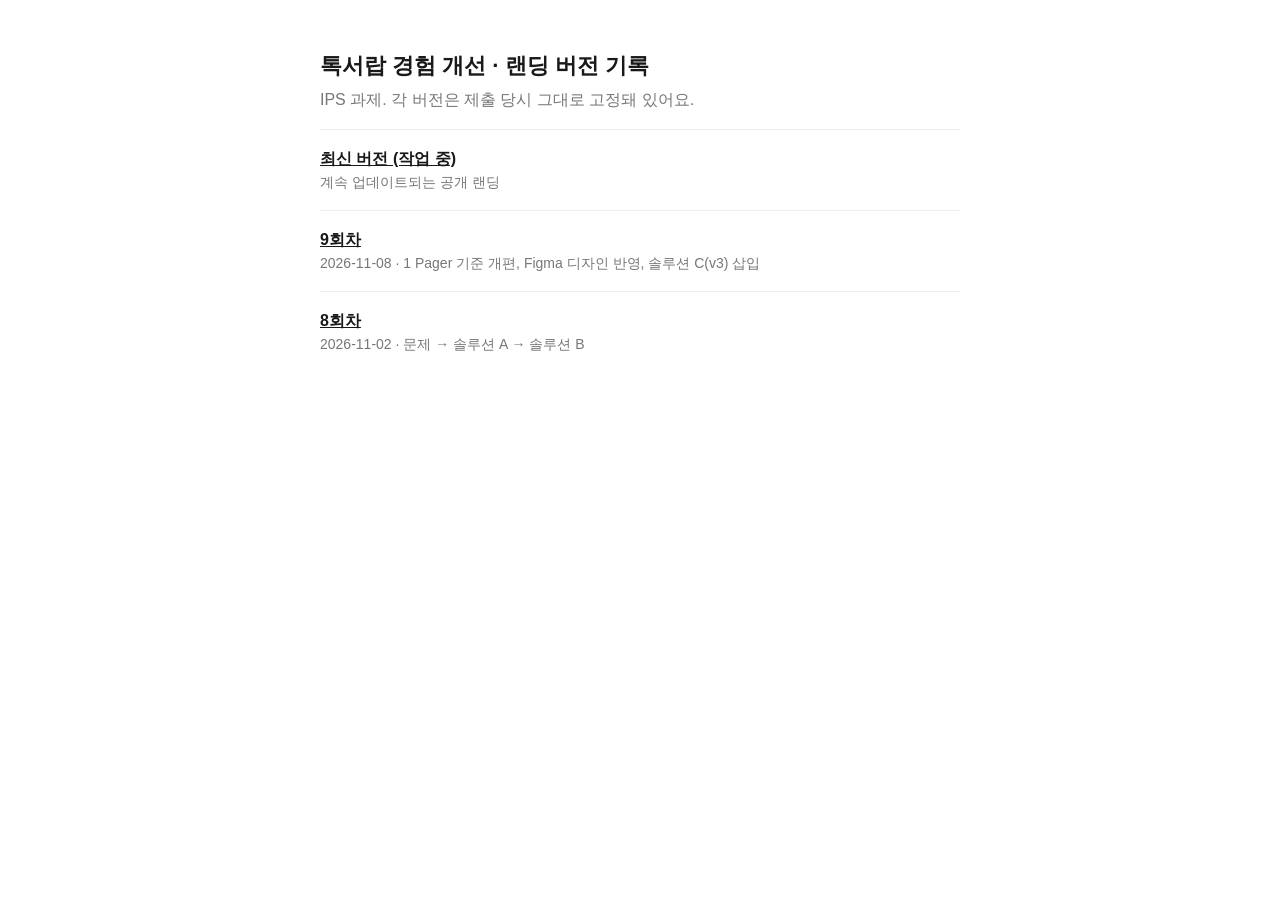
<file: versions/index.html>
<!doctype html>
<html lang="ko"><head>
<meta charset="utf-8"><meta name="viewport" content="width=device-width,initial-scale=1">
<title>톡서랍 랜딩 · 버전 기록</title>
<style>
body{font-family:-apple-system,"Apple SD Gothic Neo",sans-serif;max-width:640px;margin:48px auto;padding:0 20px;color:#191919;line-height:1.6}
h1{font-size:22px;margin-bottom:4px}p.sub{color:#777;margin-top:0}
ul{list-style:none;padding:0}li{border-top:1px solid #eee;padding:16px 0}
a{color:#191919;font-weight:600}span{color:#777;font-size:14px;display:block}
</style></head><body>
<h1>톡서랍 경험 개선 · 랜딩 버전 기록</h1>
<p class="sub">IPS 과제. 각 버전은 제출 당시 그대로 고정돼 있어요.</p>
<ul>
<li><a href="../landing/">최신 버전 (작업 중)</a><span>계속 업데이트되는 공개 랜딩</span></li>
<li><a href="9/landing/">9회차</a><span>2026-11-08 · 1 Pager 기준 개편, Figma 디자인 반영, 솔루션 C(v3) 삽입</span></li>
<li><a href="8/landing/">8회차</a><span>2026-11-02 · 문제 → 솔루션 A → 솔루션 B</span></li>
</ul>
</body></html>
</file>
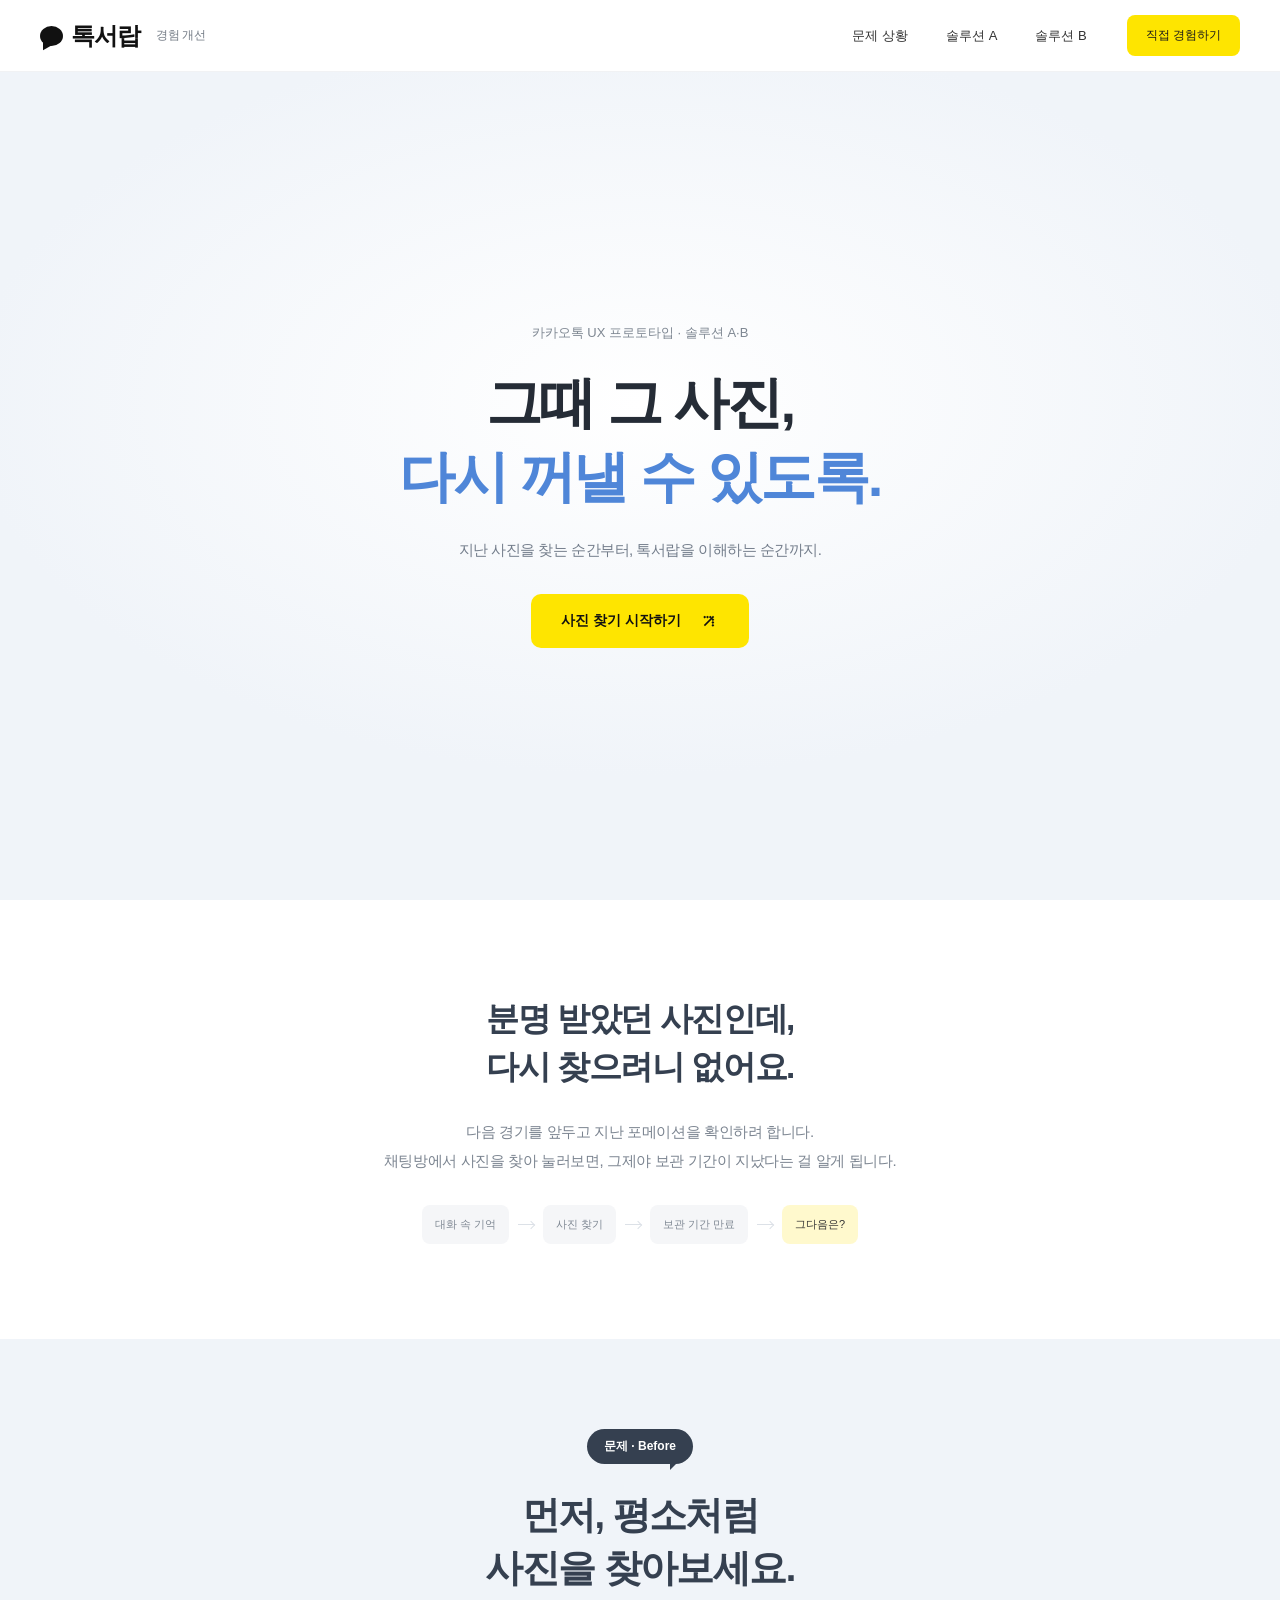
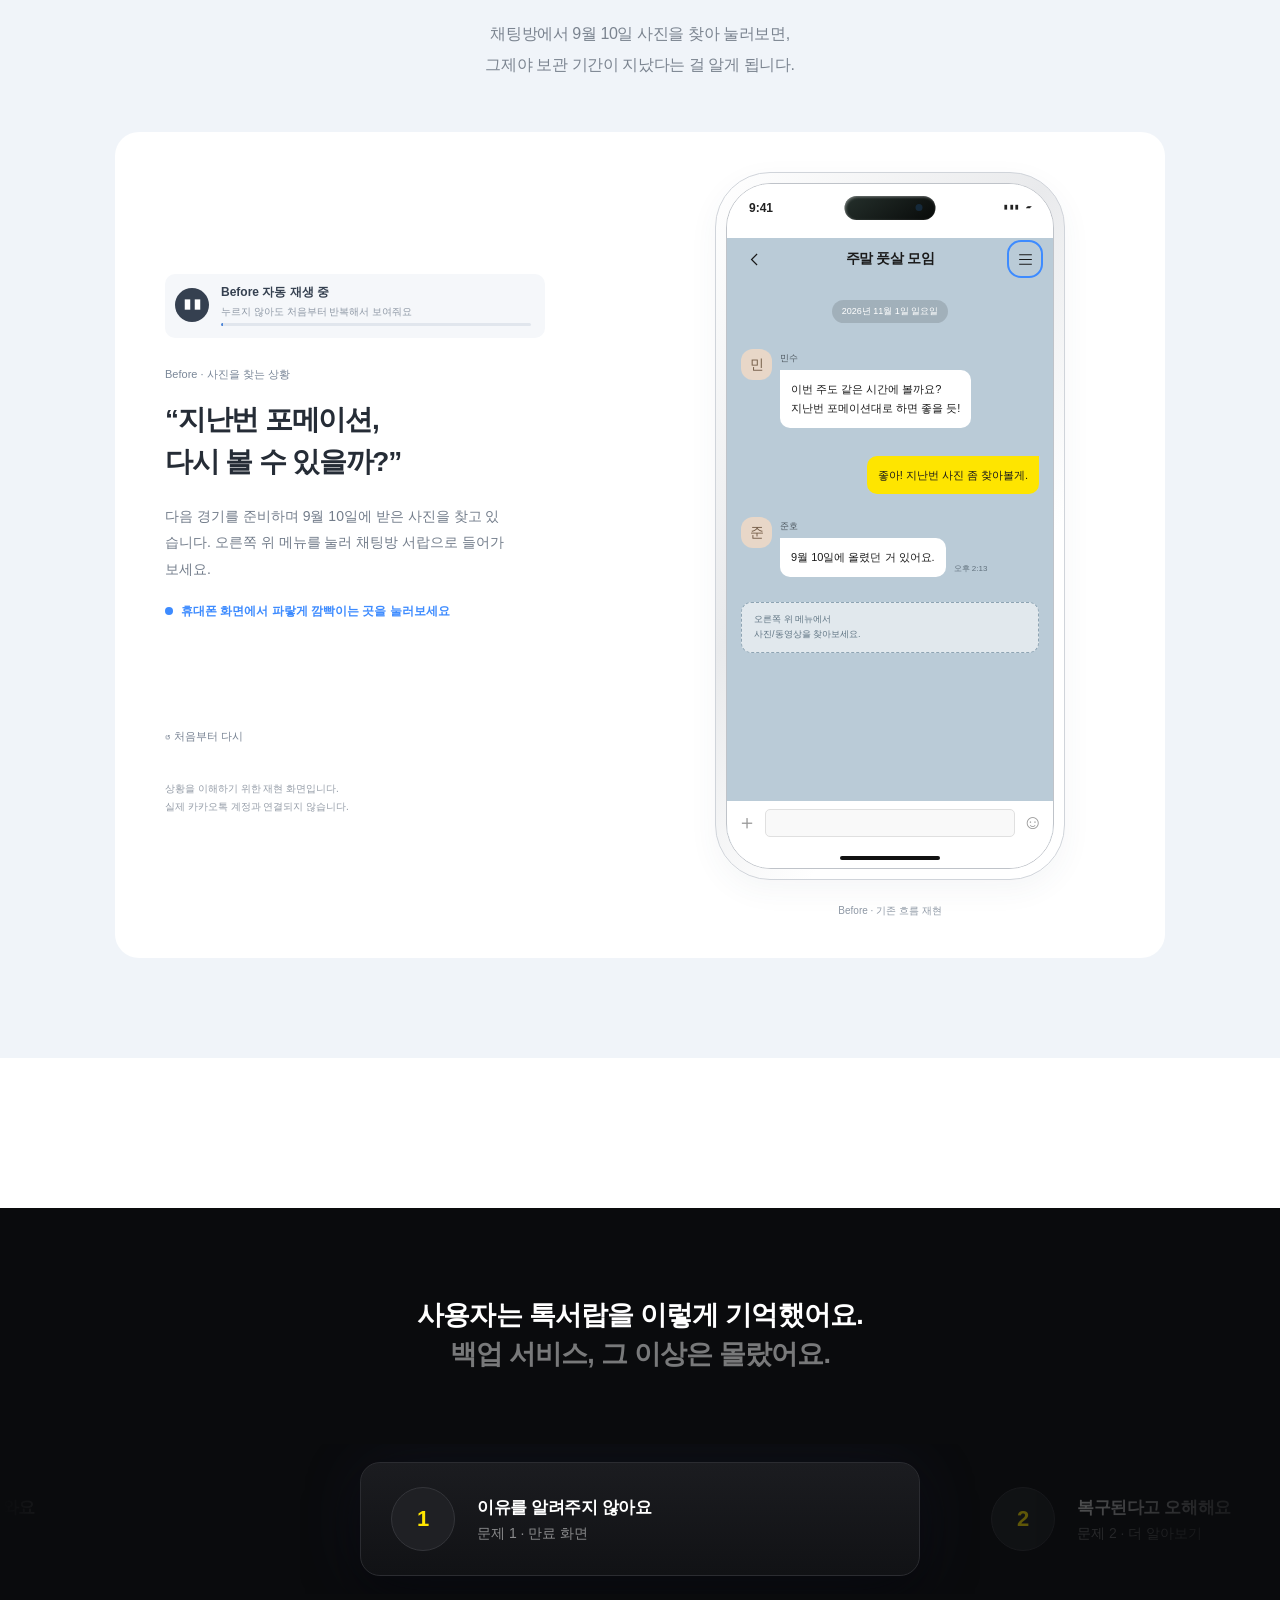
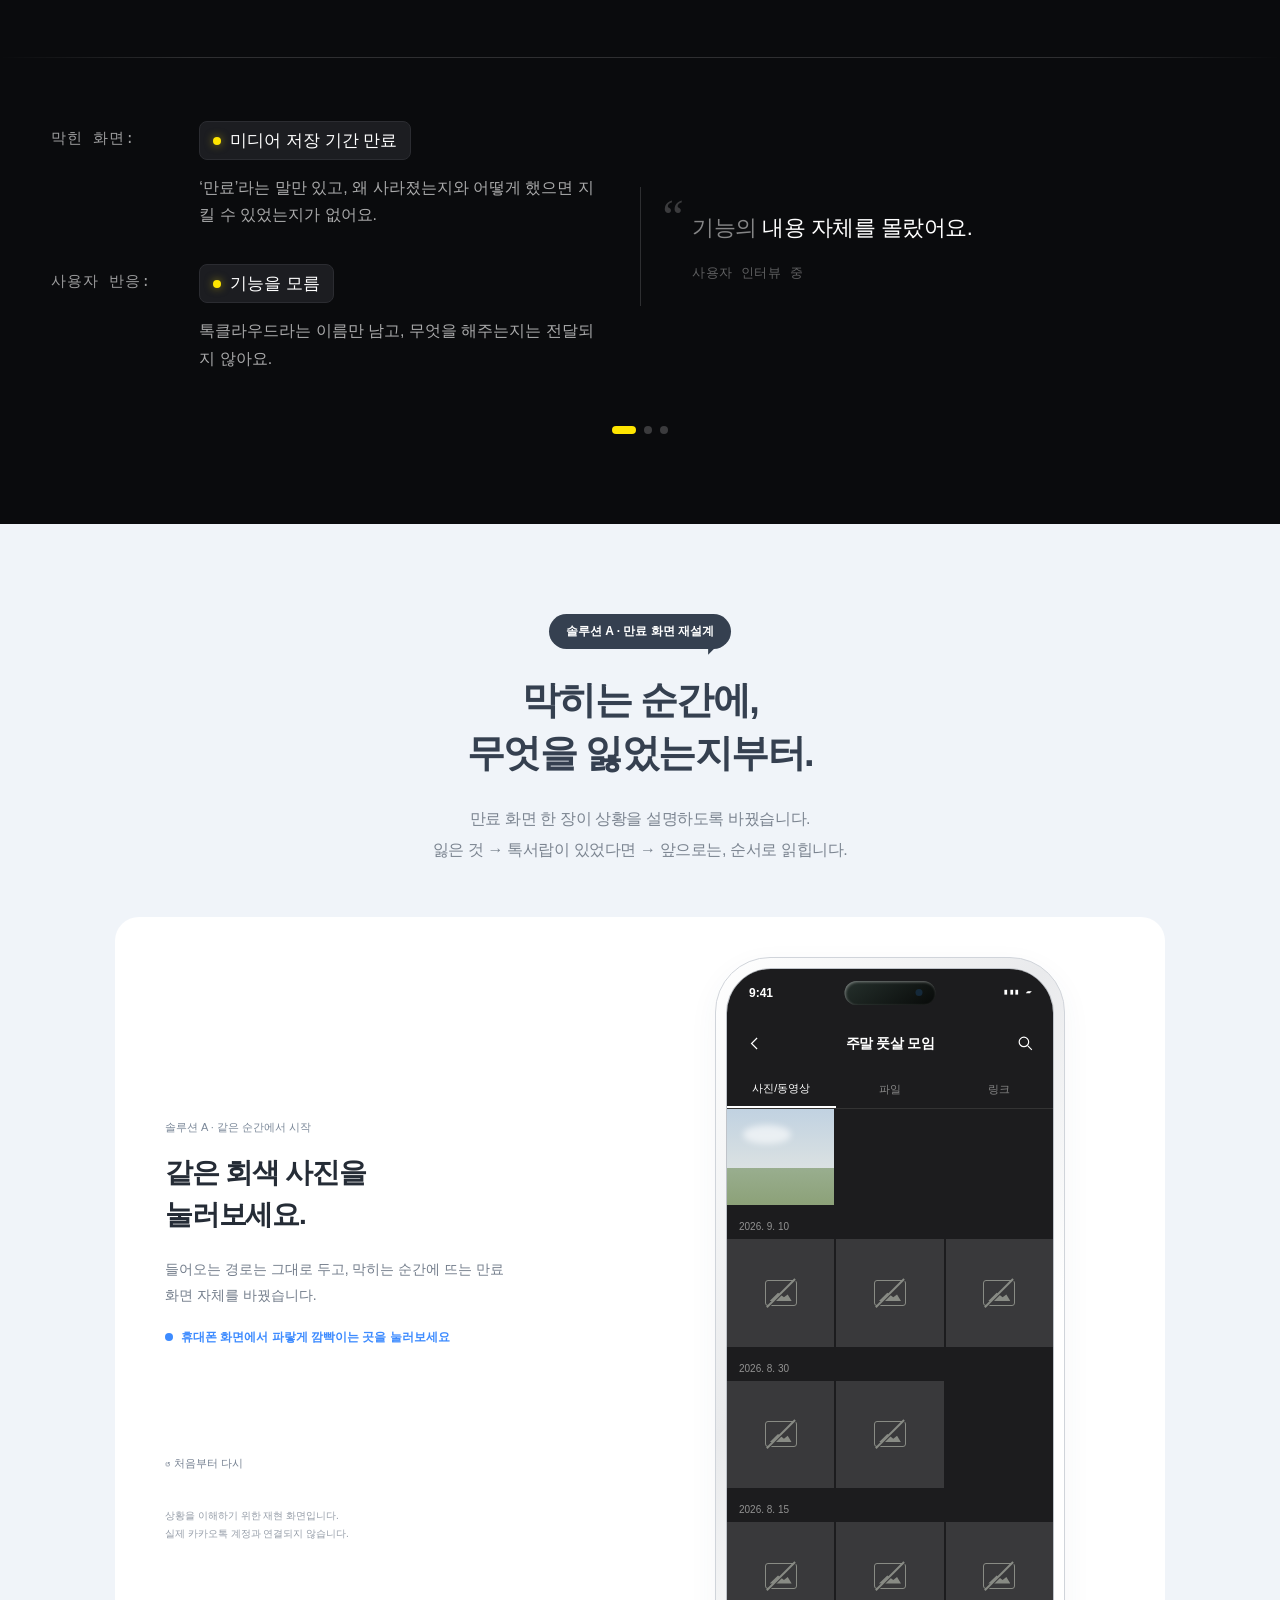
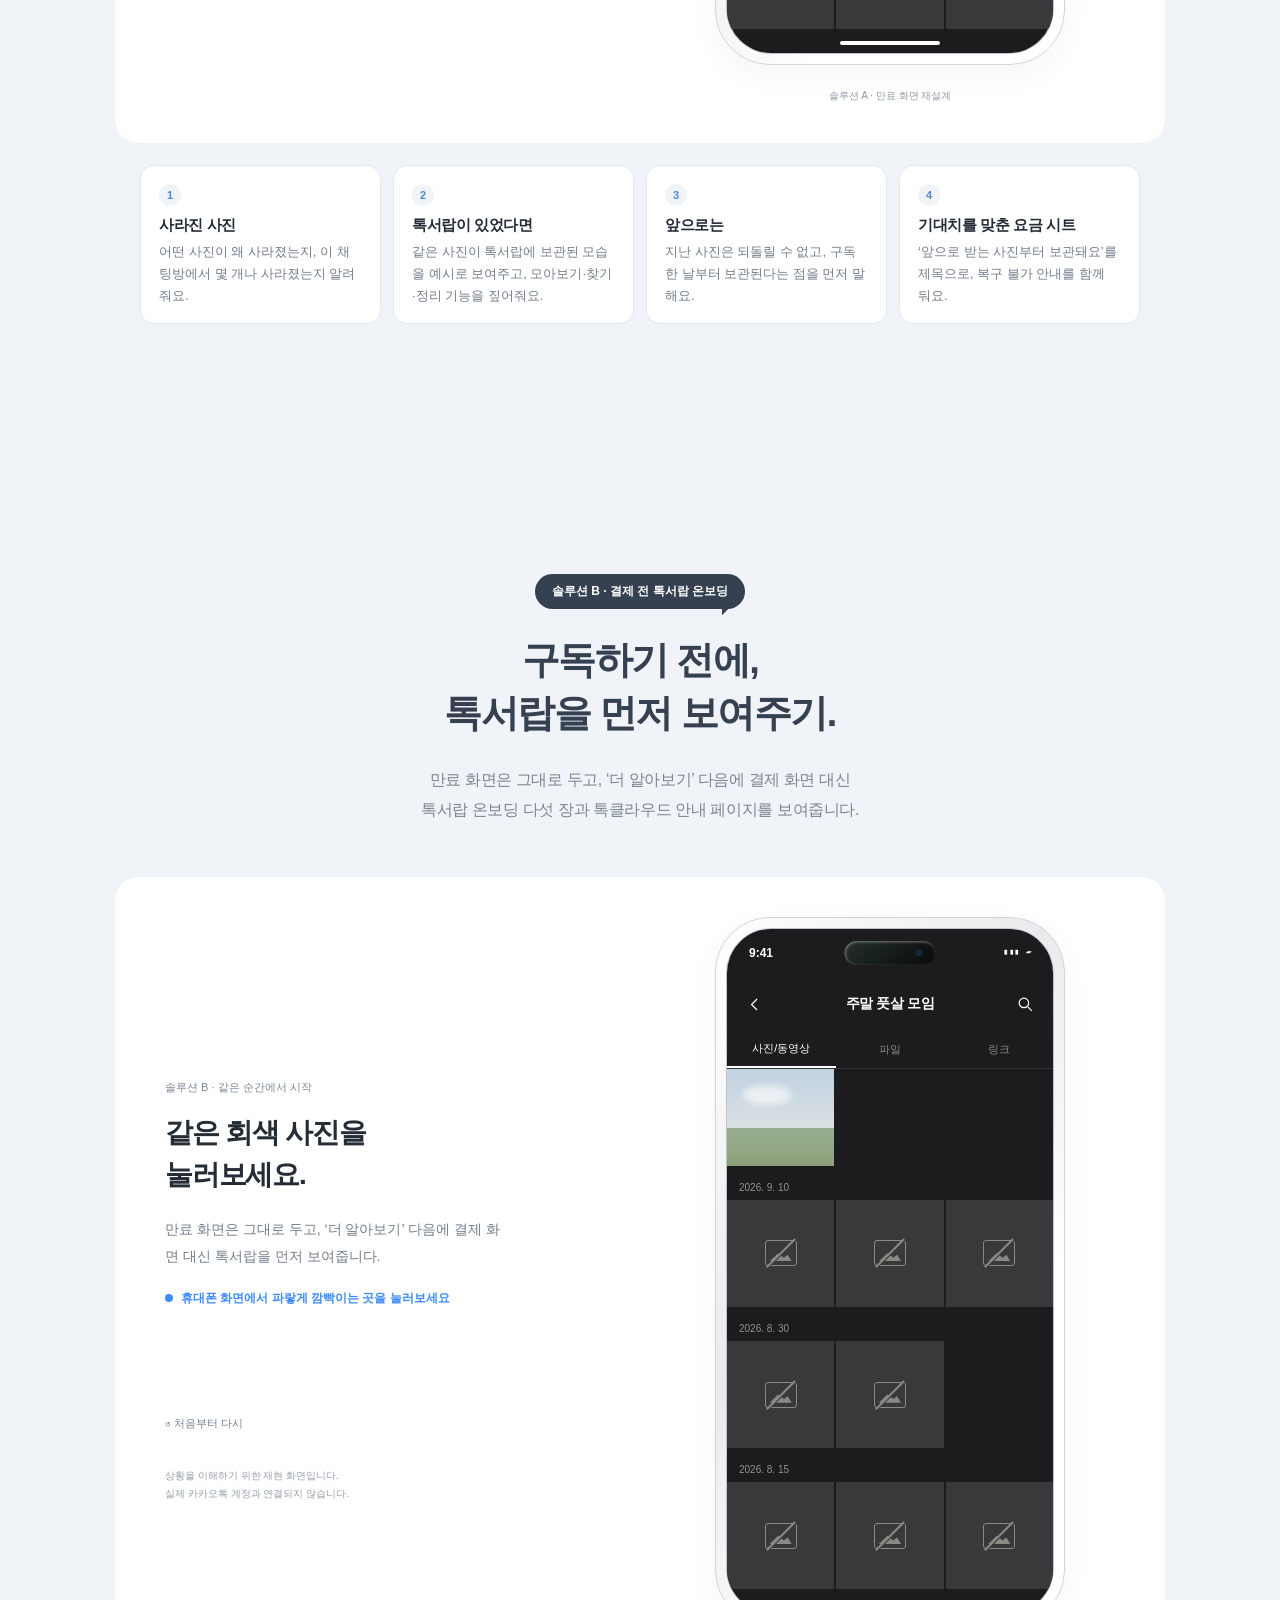
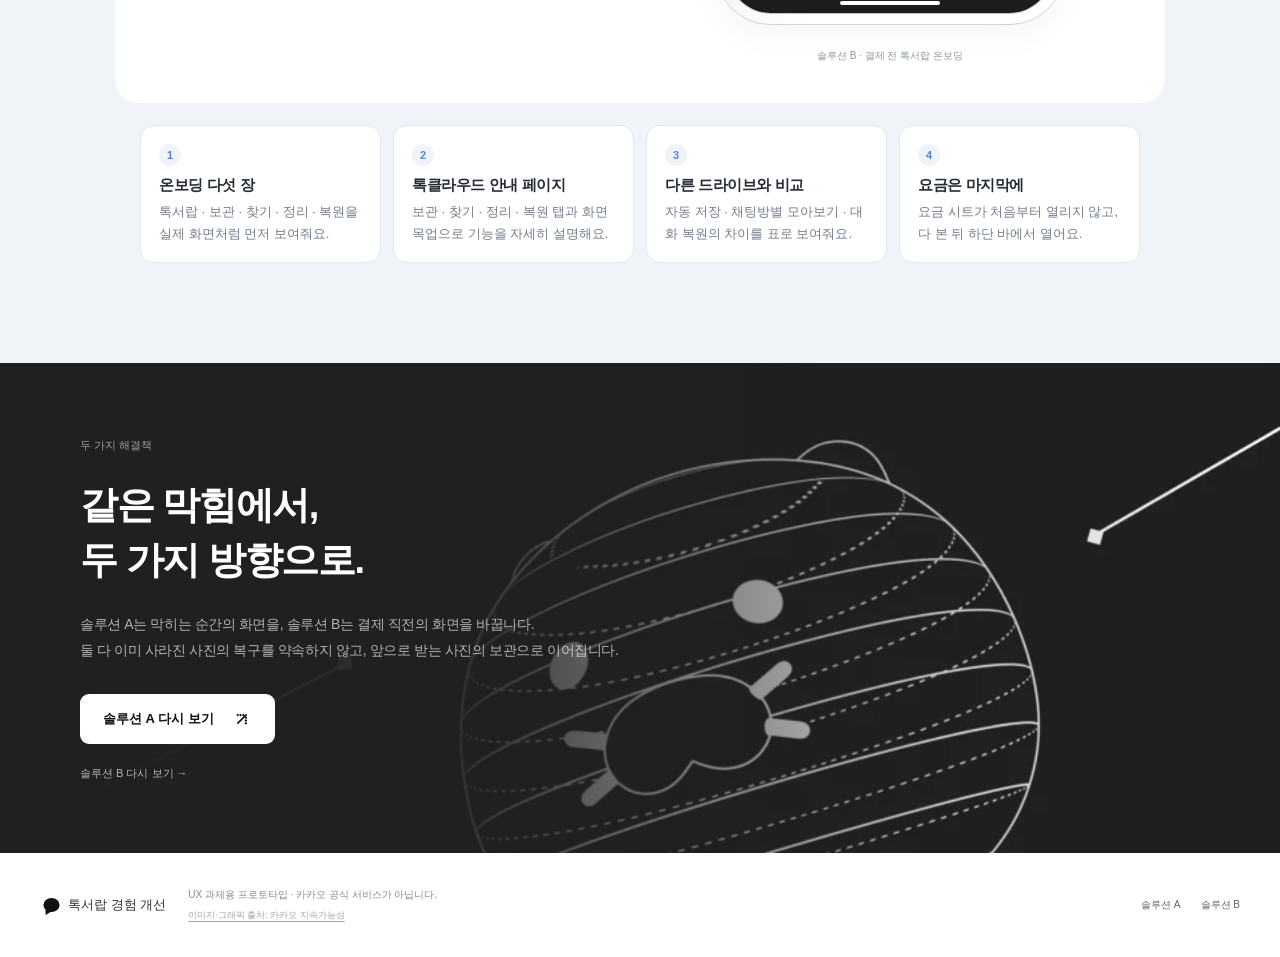
<file: versions/8/landing/index.html>
<!doctype html>
<html lang="ko" data-version=""><head><meta charset="utf-8"><meta name="viewport" content="width=device-width,initial-scale=1"><title>톡서랍 경험 개선 — 솔루션 A·B</title><meta name="description" content="카카오톡에서 지난 사진을 찾는 순간부터. Before 상황과 두 가지 솔루션 A·B를 직접 경험하는 프로토타입."><style>
*{box-sizing:border-box}html{scroll-behavior:smooth;scroll-padding-top:40px}body{margin:0;color:#242622;background:#fff;font-family:-apple-system,BlinkMacSystemFont,'Apple SD Gothic Neo','Noto Sans KR',sans-serif;-webkit-font-smoothing:antialiased}button,a{-webkit-tap-highlight-color:transparent}button{font:inherit;color:inherit;cursor:pointer}a{color:inherit;text-decoration:none}button:focus-visible,a:focus-visible,input:focus-visible{outline:3px solid #688a88;outline-offset:4px}button{border:0}button:disabled{cursor:default}button svg{pointer-events:none}.site-header{height:110px;padding:0 42px;display:flex;justify-content:space-between;align-items:center}.wordmark{display:flex;align-items:center;gap:10px;letter-spacing:-1px;font-size:25px;font-weight:650}.project-word{font-size:12px;color:#8a8c86;font-weight:400;letter-spacing:-.3px;margin-left:4px}.brand-symbol{display:inline-block;width:25px;height:23px;border:2px solid #777b73;border-radius:6px;position:relative}.brand-symbol:after{content:'';width:9px;height:2px;position:absolute;background:#777b73;top:7px;left:6px;border-radius:3px}.brand-symbol:before{content:'';position:absolute;left:3px;right:3px;bottom:-5px;border-bottom:2px solid #777b73;border-radius:5px;height:5px}.site-header nav{display:flex;gap:8px;align-items:center}.version-link{padding:10px 15px;color:#a0a29a;font-size:14px}.version-link.current{color:#282a25;background:#f2f3ef;border-radius:30px}.glass{display:inline-flex;justify-content:center;align-items:center;gap:24px;background:linear-gradient(150deg,#fff,#fafbf9);border:1px solid #e8eae3;border-right-color:#c7cbc1;border-bottom-color:#c7cbc1;border-radius:40px;padding:20px 30px;box-shadow:inset 0 2px 7px #f5f5f0,0 13px 27px #00000008;font-size:16px;transition:transform .2s,box-shadow .2s}.glass:hover{transform:translateY(-2px);box-shadow:0 16px 30px #00000010}.glass.compact{padding:14px 23px;font-size:13px;margin-left:14px}.hero{text-align:center;padding-top:51px;overflow:hidden}.version-note{font-size:12px;color:#90938a;letter-spacing:.15px;margin:0 0 23px}h1{font-size:clamp(48px,5.5vw,78px);line-height:1.22;font-weight:500;letter-spacing:-4.5px;margin:0}h2{font-size:clamp(34px,3.6vw,49px);font-weight:500;letter-spacing:-2.6px;line-height:1.32;margin:0 0 24px}h3{letter-spacing:-.8px}.hero-description{font-size:19px;color:#8b8e84;line-height:1.7;margin:26px 20px 30px;letter-spacing:-.6px}.mobile-only{display:none}.hero-visual{height:690px;max-width:960px;margin:66px auto 0;position:relative}.phone-shell{width:350px;height:708px;border:1px solid #d3d8cc;border-radius:55px;padding:10px;background:linear-gradient(130deg,#fdfefa,#dde0d6 30%,#fff 55%,#e5e8df);box-shadow:0 3px 10px #1a30100c,inset 0 0 0 3px white;position:relative}.phone-screen{height:100%;border:1.5px solid #bcbdc0;border-radius:45px;background:#fff;overflow:hidden;position:relative;display:flex;flex-direction:column}.status-bar{height:54px;flex:0 0 54px;padding:17px 22px 0;display:flex;justify-content:space-between;font-size:12px;position:relative;z-index:2;pointer-events:none}.status-bar span{font-size:11px;letter-spacing:-.8px}.dynamic-island{position:absolute;width:91px;height:24px;background:linear-gradient(145deg,#25302c,#080a09);box-shadow:inset 1px 1px 3px #fff6;top:12px;left:50%;transform:translateX(-50%);border-radius:30px;z-index:3;pointer-events:none}.dynamic-island:after{content:'';width:7px;height:7px;position:absolute;background:#15293a;right:13px;top:8px;border-radius:50%}.home-bar{position:absolute;bottom:8px;left:50%;transform:translateX(-50%);width:100px;height:4px;border-radius:4px;background:#111;z-index:10;pointer-events:none}.hero-phone{margin:auto;z-index:2}.hero-app{padding:14px 17px}.app-top{display:flex;align-items:center;justify-content:space-between;font-size:24px;letter-spacing:-1.2px}.cloud-icon,.small-cloud{height:17px;width:24px;border:1.5px solid #a0a69a;border-radius:10px;display:inline-block;position:relative}.cloud-icon:before,.small-cloud:before{content:'';width:10px;height:10px;border:1.5px solid #a0a69a;border-bottom:0;position:absolute;top:-7px;left:5px;border-radius:50% 50% 0 0;background:#fff}.app-greeting{font-size:12px;color:#8c9086;margin:11px 0 23px}.photo-tabs{display:flex;gap:20px;font-size:11px;color:#9b9e95;margin-bottom:17px}.photo-tabs b{color:#30332c}.photo-cluster{display:grid;grid-template-columns:1fr 1fr;gap:8px}.photo-cluster .photo-art{border-radius:17px;aspect-ratio:1.1}.saved-caption{font-size:10px;color:#828b79;margin:17px 0}.saved-caption span{border-radius:50%;background:#eef3e7;padding:3px 5px;margin-right:5px}.ghost-phone{position:absolute;width:290px;height:565px;left:calc(50% - 315px);top:83px;transform:rotate(-10deg);filter:blur(3px);opacity:.65;border:1px solid #dfe2d9;border-radius:43px;background:#fbfcf9;padding:45px 16px;box-shadow:0 20px 40px #00000006}.ghost-top{font-size:15px;text-align:left;padding:10px 0 24px}.ghost-grid{display:grid;grid-template-columns:repeat(3,1fr);gap:5px}.ghost-grid .expired-thumb{height:85px;border-radius:7px}.ghost-phone>span{font-size:11px;color:#a2a69a;display:block;margin-top:20px}.float-tag{position:absolute;display:flex;align-items:center;gap:12px;padding:17px 26px;border:1px solid #e9ebe5;border-radius:18px;box-shadow:0 15px 30px #00000006;background:#ffffffcf;z-index:3;color:#686f60;font-size:14px;backdrop-filter:blur(15px)}.tag-one{top:125px;right:11%;transform:rotate(8deg)}.tag-two{top:325px;right:4%;transform:rotate(-5deg)}.tag-three{top:500px;right:13%;transform:rotate(5deg)}.small-cloud{transform:scale(.7);margin-right:-4px}.search-symbol{display:inline-block;width:15px;height:15px;border:1.5px solid #939c88;border-radius:50%;position:relative}.search-symbol:after{content:'';height:7px;width:1.5px;background:#939c88;position:absolute;right:-4px;bottom:-5px;transform:rotate(-40deg)}.folder-symbol{display:inline-block;width:21px;height:16px;border:1.5px solid #939c88;border-radius:3px;position:relative}.folder-symbol:before{content:'';width:8px;height:4px;border:1.5px solid #939c88;border-bottom:0;position:absolute;top:-5px;left:1px;border-radius:2px 2px 0 0}.section{text-align:center;padding-top:150px}.section-lead{font-size:18px;color:#858a7e;line-height:1.9;letter-spacing:-.65px;margin:0 auto;max-width:850px;padding:0 20px}.intro{padding-top:142px}.story-line{display:flex;align-items:center;justify-content:center;gap:25px;margin:48px 25px 0;color:#969b8f;font-size:14px}.story-line i{width:40px;height:1px;background:#e0e3da}.story-end{color:#353b2e}.eyebrow{font-size:12px;color:#8f9587;margin:0 0 22px;letter-spacing:.2px}.experience{padding-top:170px}.experience-layout{max-width:1100px;display:grid;grid-template-columns:1fr 1fr;margin:65px auto 0;gap:50px;text-align:left;align-items:center;padding:0 50px}.guide{padding:0 0 0 20px}.mode-switch{display:flex;padding:4px;background:#f3f4ef;border:1px solid #eceee7;border-radius:30px;width:max-content;max-width:100%;gap:3px;margin-bottom:46px}.mode-switch button{background:transparent;border-radius:30px;color:#8f9586;font-size:12px;padding:10px 18px;white-space:nowrap}.mode-switch button[aria-selected=true]{background:white;color:#2e3427;box-shadow:0 3px 8px #26331c08}#guide-copy,.guide-copy{min-height:228px}#guide-copy .guide-meta,.guide-copy .guide-meta{font-size:12px;color:#9a9f91;margin:0 0 14px}#guide-copy h3,.guide-copy h3{font-size:30px;line-height:1.5;font-weight:500;letter-spacing:-1.5px;margin:0 0 20px}#guide-copy p,.guide-copy p{font-size:15px;line-height:1.9;color:#818878;margin:0 0 17px;max-width:340px}#guide-action,.guide-action{margin-top:25px;min-height:54px}#guide-action .glass,.guide-action .glass{font-size:13px;padding:16px 23px;gap:20px}.reset{background:none;color:#9bA18f;font-size:12px;margin:28px 0 0;padding:0}.scenario-note{font-size:10px;color:#b3b8aa;line-height:1.8;margin-top:36px}.prototype-stage{position:relative;justify-self:center}.prototype-stage:before{content:'';position:absolute;left:-80px;right:-80px;top:80px;bottom:30px;z-index:-1;background:radial-gradient(ellipse,#eef2e8 0%,#f8f9f5 40%,transparent 70%)}.stage-caption{text-align:center;font-size:11px;color:#9aa18f;margin-top:24px}.app-screen{flex:1;min-height:0;position:relative;overflow:hidden;font-size:13px;display:flex;flex-direction:column;padding-bottom:24px;background:#fff}.app-screen.dark{background:#1c1c1e;color:#fff}.dark~.home-bar{background:#fff}.app-head{display:flex;align-items:center;justify-content:space-between;min-height:48px;padding:5px 14px 11px;flex-shrink:0}.app-head h4{margin:0;font-size:14px;font-weight:600;letter-spacing:-.4px}.app-head small{display:block;color:#8e8f89;font-size:9px;margin-top:5px;font-weight:400}.icon-button{background:none;font-size:20px;width:28px;height:30px;padding:0;display:grid;place-items:center}.icon-button svg{width:19px;height:19px}.chat-background{background:#bacbd7;height:100%;display:flex;flex-direction:column;min-height:0}.chat-feed{flex:1;padding:14px;overflow:auto}.date-pill{font-size:9px;color:#fdfdfd;background:#0002;width:max-content;border-radius:15px;padding:5px 10px;margin:0 auto 26px}.message{display:flex;gap:8px;margin:0 0 23px;align-items:flex-start}.avatar{height:31px;width:31px;background:#e8d7c8;border-radius:12px;display:grid;place-items:center;font-size:14px;flex-shrink:0;color:#755d48}.message small{color:#4f5961;font-size:9px}.bubble{background:#fff;border-radius:0 10px 10px;padding:10px 11px;max-width:215px;font-size:11px;line-height:1.7;margin-top:5px}.chat-photo{padding:0;border:0;border-radius:0 10px 10px;overflow:hidden;width:179px;background:transparent;display:block;margin-top:6px}.chat-photo .photo-art{height:137px;width:100%}.message-time{font-size:8px;color:#61717d;align-self:flex-end;padding-bottom:3px}.outgoing{justify-content:flex-end}.outgoing .bubble{background:#fee500;border-radius:10px 0 10px 10px}.chat-bottom{background:#fff;padding:9px 10px;display:flex;gap:8px;align-items:center;color:#999;font-size:20px;height:43px}.chat-bottom div{flex:1;border:1px solid #e0e0e0;border-radius:5px;height:28px;background:#f9f9f9}.context-hint{font-size:9px;line-height:1.7;color:#6d7d87;background:#ffffff8f;border:1px dashed #8aa1ae;padding:9px 12px;border-radius:10px;margin-top:25px}.drawer-menu{position:absolute;inset:0 0 0 65px;background:#fff;z-index:4;padding:24px 15px;box-shadow:-20px 0 50px #0002}.drawer-menu h4{margin:0 0 20px;font-size:16px}.drawer-menu>button{display:flex;align-items:center;justify-content:space-between;background:#f5f6f2;width:100%;padding:15px 12px;border-radius:10px;font-size:12px}.menu-photo-row{display:flex;gap:4px;margin-top:10px}.menu-photo-row .photo-art{width:31%;height:59px;border-radius:5px}.drawer-menu .close-menu{background:none;width:auto;padding:0;margin:20px 0}.media-tabs{display:flex;border-bottom:1px solid #333;flex-shrink:0}.media-tabs button{width:33.333%;background:none;color:#888;font-size:11px;padding:10px 0}.media-tabs button.active{border-bottom:2px solid #fff;color:#fff}.media-scroll{overflow-y:auto;flex:1;min-height:0;scroll-behavior:smooth}.media-summary{display:flex;justify-content:space-between;color:#777;font-size:9px;padding:14px 12px 0}.media-day{padding:16px 12px 7px;color:#929292;font-size:10px;display:flex;justify-content:space-between}.media-grid{display:grid;grid-template-columns:repeat(3,1fr);gap:2px}.media-grid>button{padding:0;background:#333;aspect-ratio:1;overflow:hidden}.media-grid .photo-art{height:100%;width:100%}.expired-thumb{background:#39393b;display:grid;place-items:center;position:relative;height:100%;color:#888}.expired-symbol{width:32px;height:26px;border:1.7px solid currentColor;border-radius:3px;display:inline-block;position:relative;color:#888b84}.expired-symbol:before{content:'';position:absolute;inset:10px 4px 4px;background:currentColor;clip-path:polygon(0 100%,38% 18%,65% 64%,82% 35%,100% 100%)}.expired-symbol:after{content:'';height:40px;width:1.7px;position:absolute;left:14px;top:-8px;transform:rotate(45deg);background:currentColor;box-shadow:1px 0 0 #39393b}.file-fallback{padding:25px 16px;color:#aaa;font-size:11px;line-height:1.9}.mini-file{padding:16px;border-bottom:1px solid #333;color:#ccc;display:flex;gap:12px}.old-viewer{flex:1;background:#111;position:relative;display:flex;align-items:center;justify-content:center}.old-viewer .expired-symbol{transform:scale(1.4);color:#666}.modal-shade{position:absolute;inset:0;background:#0009;display:grid;place-items:center;padding:28px}.old-alert{background:#fff;border-radius:12px;color:#262626;text-align:center;width:100%;padding:22px 18px 0;overflow:hidden}.old-alert h5{font-size:12px;margin:0 0 10px}.old-alert p{font-size:11px;color:#777;line-height:1.7;margin:0 0 20px}.old-alert button{border-top:1px solid #eee;background:white;color:#363636;font-size:12px;display:block;padding:14px;width:calc(100% + 36px);margin:0 -18px}.expired-new{flex:1;display:flex;flex-direction:column;padding:20px 20px 0;text-align:center;min-height:0}.expired-illustration{display:grid;place-items:center;height:78px;margin:12px auto 17px;width:78px;border-radius:23px;background:#f3f4f0}.expired-illustration .expired-symbol{color:#a2a69b}.expired-illustration .expired-symbol:after{box-shadow:1px 0 0 #f3f4f0}.expired-new h3{font-size:19px;line-height:1.5;letter-spacing:-.9px;font-weight:600;margin:0 0 10px}.expired-new>p{font-size:11px;color:#8a8d85;line-height:1.8;margin:0}.inline-compare{margin:24px 0 16px;padding:14px 10px;display:flex;gap:10px;align-items:center;background:#f6f7f3;border-radius:13px;text-align:left}.inline-compare .photo-art{width:55px;height:55px;border-radius:9px;flex-shrink:0}.inline-compare strong{font-size:10px;font-weight:500;display:block;margin-bottom:5px}.inline-compare span{font-size:9px;color:#969c8e;line-height:1.6}.expired-new .no-restore{font-size:9px;line-height:1.8;color:#a7ada0;margin:0 auto;max-width:230px}.app-actions{margin-top:auto;padding-top:20px}.primary{width:100%;border-radius:10px;background:#fee500;font-size:12px;font-weight:600;padding:15px 8px;color:#23231d;line-height:1.5}.secondary{display:block;background:transparent;color:#8c9185;font-size:11px;text-align:center;padding:14px 3px;width:100%}.image-viewer{flex:1;display:grid;place-items:center;background:#151515;padding:15px}.image-viewer .photo-art{width:100%;aspect-ratio:1.1}.photo-art{background:#b5cbb4;position:relative;overflow:hidden;isolation:isolate;display:block}.field-art{background:linear-gradient(135deg,#4c745b,#7c9e6d);display:grid;place-items:center}.field-lines{position:absolute;inset:12%;border:1px solid #ffffff91}.field-lines:before{content:'';position:absolute;left:50%;top:0;bottom:0;width:1px;background:#fff9}.field-lines:after{content:'';border:1px solid #fff9;border-radius:50%;width:24%;aspect-ratio:1;position:absolute;left:38%;top:35%}.goal{position:absolute;top:32%;height:36%;width:16%;border:1px solid #fff9}.goal.left{left:-1px}.goal.right{right:-1px}.lineup-art{background:#dce4f1;display:flex;flex-direction:column;align-items:center;justify-content:center;gap:15%;padding:20% 10%}.lineup-row{display:flex;justify-content:space-around;width:100%;position:relative;z-index:1}.lineup-row i{width:10%;aspect-ratio:1;border-radius:50%;background:#b95c54;box-shadow:0 1px 1px #0002}.lineup-art:before{content:'';position:absolute;inset:8%;border:1px solid #a5b9c94f}.lineup-art:after{content:'';position:absolute;left:8%;right:8%;height:1px;background:#a5b9c94f;top:50%}.court-art{background:#c5ad90}.court-art .field-lines{transform:rotate(-20deg) scale(1.4);border-color:#fff9}.memory-art{background:linear-gradient(0deg,#667955,#98b994 55%,#d0e0df 55%,#eaf0ec)}.memory-art:before{content:'';position:absolute;bottom:10%;left:15%;width:70%;height:40%;background:#596d4c;clip-path:polygon(0 100%,10% 25%,22% 25%,30% 100%,39% 20%,53% 20%,60% 100%,68% 10%,80% 10%,100% 100%)}.memory-art:after{content:'';position:absolute;width:65%;height:15%;left:18%;top:40%;background:radial-gradient(circle,#d8b69e 40%,transparent 45%) 0 0/33% 100%}.ball-art{background:#e8d9bc;display:grid;place-items:center}.ball-art:after{content:'';width:45%;height:45%;border-radius:50%;background:radial-gradient(circle at 43% 38%,#363b33 0 15%,transparent 16%),conic-gradient(from 20deg,#fafaf7 0deg 60deg,#333c35 61deg 100deg,#fafaf7 101deg 180deg,#333c35 181deg 220deg,#fafaf7 221deg 300deg,#333c35 301deg 330deg,#fafaf7 331deg);box-shadow:4px 8px 12px #0002;transform:rotate(-15deg)}.sky-art{background:linear-gradient(#bccfe1,#dae1e2 65%,#99ae8f 65%,#8ca178)}.sky-art:after{content:'';position:absolute;width:45%;height:18%;left:15%;top:25%;border-radius:50%;background:#fff9;filter:blur(3px)}.solution-section{padding-top:170px}.comparison{display:grid;grid-template-columns:1fr 50px 1fr;gap:35px;max-width:920px;margin:64px auto 0;padding:0 30px;align-items:center}.comparison article{background:#fafbf8;border:1px solid #eff1e9;border-radius:27px;padding:25px 22px 31px;min-height:300px}.compare-label{font-size:12px;color:#9ba28f;margin:0 0 29px}.comparison h3{font-size:18px;font-weight:500;margin:22px 0 10px}.comparison article>p:last-child{font-size:13px;line-height:1.8;color:#999f91;margin:0}.expired-sample{height:68px;display:grid;place-items:center}.tiny-saved .photo-art{width:85px;height:68px;border-radius:10px;margin:auto}.compare-arrow{font-size:25px;color:#bdc3b4}.principle-note{margin:48px 20px 0;color:#7e8673;font-size:13px}.principle-note>span{color:#3c4532}.principle-note p{font-size:12px;line-height:1.8;color:#a0a792;margin:9px 0}.tour-section{padding-top:170px}.tour-preview{display:flex;gap:30px;max-width:1000px;margin:60px auto 35px;padding:0 30px;justify-content:center}.tour-preview article{flex:1;max-width:290px}.preview-art{height:220px;border-radius:28px;background:#f6f8f2;border:1px solid #edf0e5;overflow:hidden;padding:25px}.archive-art{display:grid;grid-template-columns:1fr 1fr;gap:6px;transform:rotate(-4deg)}.archive-art .photo-art{height:83px;border-radius:9px}.tour-preview h3{font-size:18px;font-weight:500;margin:25px 0 8px}.tour-preview article>p{font-size:12px;color:#9ca68e}.search-art{transform:translateY(-10px)}.search-demo{background:#fff;border:1px solid #e3e8d9;border-radius:25px;padding:12px;font-size:12px;color:#7e8d6d;text-align:left;margin-bottom:15px}#search-art{display:grid;grid-template-columns:1fr 1fr;gap:5px}#search-art .photo-art{height:70px;border-radius:8px}.organize-art{display:flex;flex-direction:column;align-items:center;justify-content:center;transform:rotate(4deg);gap:23px}.organize-art>span{font-size:12px;color:#7d8a6c}.big-folder{position:relative;width:105px;height:76px;background:linear-gradient(155deg,#d5dfc4,#b6c89f);border:1px solid #afc195;border-radius:9px;box-shadow:0 10px 20px #889f6a18}.big-folder:before{content:'';width:40px;height:13px;border-radius:6px 6px 0 0;background:#c6d4b2;position:absolute;top:-12px;left:0;border:1px solid #afc195;border-bottom:0}.tour-app{display:flex;flex-direction:column;flex:1;min-height:0;padding:0 20px;text-align:center}.tour-dots{display:flex;justify-content:center;gap:5px;margin:7px 0 15px}.tour-dots button{height:4px;width:24px;border-radius:5px;background:#e5e8df;padding:0}.tour-dots button.active{background:#737d65}.tour-art{height:225px;flex-shrink:0;border-radius:20px;background:#f5f7f1;padding:15px;overflow:hidden;margin:0 0 22px}.tour-art.archive{display:grid;grid-template-columns:repeat(3,1fr);gap:4px}.tour-art .photo-art{border-radius:5px;height:100%}.tour-app h3{font-size:21px;line-height:1.45;margin:0 0 12px;font-weight:600;letter-spacing:-1px}.tour-app>p{font-size:11px;color:#939b86;line-height:1.9;margin:0}.tour-app .app-actions{padding-top:15px}.tour-art .people-filters{display:flex;gap:6px;margin:0 0 12px}.people-filters button{background:#fff;border:1px solid #dde4d3;padding:6px 11px;font-size:10px;border-radius:15px;color:#889675}.people-filters button.active{background:#e4ecd8;color:#405230}.tour-art.search .search-results{display:grid;grid-template-columns:repeat(3,1fr);height:136px;gap:4px}.tour-art.organize{display:flex;flex-direction:column;gap:9px}.folder-row{background:#fff;border:1px solid #e7ecdf;border-radius:11px;display:flex;align-items:center;gap:12px;padding:13px;font-size:11px;color:#758462}.folder-row .folder-symbol{flex-shrink:0}.folder-row span:last-child{margin-left:auto;color:#b2bba5;font-size:9px}.preview-label{font-size:8px;color:#a5af97;margin-top:14px}.price-app{padding:15px 20px 0;display:flex;flex-direction:column;flex:1;min-height:0}.price-app h3{font-size:21px;line-height:1.5;margin:5px 0 10px;font-weight:600;letter-spacing:-1px}.price-app>p{font-size:10px;line-height:1.8;color:#92998a;margin:0 0 15px}.plan-card{background:white;border:1px solid #e3e6dc;border-radius:13px;margin:0 0 10px;display:flex;align-items:center;text-align:left;padding:17px 13px;gap:12px}.plan-card.selected{border-color:#4e5941}.radio{width:17px;height:17px;border:1px solid #b5bca9;border-radius:50%;display:inline-block;flex-shrink:0}.selected .radio{border:5px solid #626f51}.plan-card strong{font-size:15px;font-weight:500}.plan-card small{display:block;color:#a3aa98;font-size:9px;margin-top:5px}.plan-card>span:last-child{margin-left:auto;font-size:10px;color:#8f9a80}.price-app .price-note{font-size:9px;color:#a5ac99;line-height:1.7;margin:10px 0}.prototype-done{flex:1;padding:45px 20px 0;display:flex;flex-direction:column;text-align:center}.done-icon{font-size:35px;border:1px solid #dbe3ce;color:#7b8d63;border-radius:50%;width:80px;height:80px;display:grid;place-items:center;margin:20px auto 25px;background:#f4f7ee}.prototype-done h3{font-size:21px;line-height:1.5;font-weight:500;margin:0 0 16px}.prototype-done p{font-size:11px;color:#98a18b;line-height:1.9}.closing{padding:170px 20px 135px}.closing .glass{margin-top:35px}.next-version{display:block;width:max-content;max-width:100%;margin:24px auto 0;font-size:12px;color:#969e89}footer{max-width:1150px;margin:auto;padding:35px 40px;display:flex;align-items:center;gap:25px;font-size:10px;color:#aeb5a1;border-top:1px solid #eff2e9}footer .footer-title{display:flex;align-items:center;gap:10px;font-size:14px;color:#858e77}footer .brand-symbol{transform:scale(.65);margin-right:-5px}footer>div:last-child{margin-left:auto;display:flex;gap:20px}
.experience{overflow:clip}.lineup-art{padding:0;display:block}.lineup-row{position:absolute;left:15%;width:70%;height:11%;align-items:center}.lineup-row:nth-child(1){top:25%}.lineup-row:nth-child(2){top:46%}.lineup-row:nth-child(3){top:68%}.lineup-row i{flex-shrink:0}.section-lead{color:#737b69}#guide-copy p,.guide-copy p{color:#737c67}.expired-new>p{color:#747d69}.expired-new .no-restore{color:#8b957f}.tour-app>p{color:#7b886a}
@media(min-width:1450px){.hero{padding-top:75px}.hero-visual{margin-top:75px}}@media(max-width:850px){.site-header{padding:0 25px;height:95px}.project-word{display:none}.hero{padding-top:60px}h1{font-size:58px;letter-spacing:-3.5px}.hero-visual{height:650px}.hero-phone{transform:scale(.93);transform-origin:top center}.tag-one{right:6%}.tag-two{right:2%}.tag-three{right:9%}.experience-layout{gap:25px;padding:0 25px}.guide{padding-left:0}.mode-switch button{padding:10px 13px}#guide-copy h3,.guide-copy h3{font-size:25px}.phone-shell.live-phone{width:330px;height:680px}.preview-art{height:195px;padding:18px}.archive-art .photo-art{height:74px}.comparison{gap:20px}footer{padding:30px 25px;gap:14px;flex-wrap:wrap}}
@media(max-width:650px){.site-header{height:85px;padding:0 19px}.wordmark{font-size:20px;gap:7px}.brand-symbol{transform:scale(.8);margin-right:-3px}.version-link{padding:8px 10px;font-size:12px}.glass.compact{font-size:11px;padding:11px 15px;margin-left:4px}.hero{padding-top:50px}.version-note{font-size:10px;margin-bottom:25px}h1{font-size:43px;line-height:1.3;letter-spacing:-2.7px}.hero-description{font-size:15px;line-height:1.8;margin:22px 20px 27px}.mobile-only{display:block}.glass{font-size:13px;padding:18px 25px}.hero-visual{height:575px;margin-top:48px}.hero-phone{transform:scale(.8)}.ghost-phone{left:calc(50% - 240px);transform:rotate(-10deg) scale(.8);top:25px;opacity:.45}.float-tag{font-size:11px;padding:12px 16px;gap:6px;border-radius:13px}.tag-one{right:2%;top:90px}.tag-two{right:-15px;top:255px}.tag-three{right:3%;top:420px}.section{padding-top:100px}h2{font-size:32px;letter-spacing:-1.9px;line-height:1.4}.section-lead{font-size:14px;line-height:1.95;padding:0 25px}.section-lead br{display:none}.story-line{font-size:10px;gap:10px;margin-top:32px}.story-line i{width:18px}.experience-layout{grid-template-columns:1fr;gap:35px;margin-top:40px;padding:0 24px}.guide{width:100%;max-width:350px;margin:auto;text-align:center}.mode-switch{margin:0 auto 28px}#guide-copy,.guide-copy{min-height:0}#guide-copy h3,.guide-copy h3{font-size:24px;line-height:1.5;margin-bottom:12px}#guide-copy p,.guide-copy p{font-size:13px;margin:0 auto;max-width:310px}#guide-copy .guide-meta,.guide-copy .guide-meta{font-size:11px;margin-bottom:10px}#guide-action,.guide-action{min-height:0;margin-top:20px}#guide-action:empty,.guide-action:empty{margin:0}.reset{font-size:10px;margin-top:20px}.scenario-note{font-size:9px;margin-top:17px}.scenario-note br{display:none}.phone-shell.live-phone{width:330px;height:680px}.prototype-stage:before{left:-20px;right:-20px}.stage-caption{margin-top:18px}.comparison{grid-template-columns:1fr;gap:12px;margin-top:40px;max-width:375px;padding:0 25px}.comparison article{padding:22px 20px;min-height:260px}.compare-arrow{transform:rotate(90deg);font-size:20px}.compare-label{margin-bottom:20px}.principle-note{margin-top:35px}.principle-note p{font-size:11px}.tour-preview{gap:12px;padding:0 18px;margin:40px auto 28px}.preview-art{padding:12px;height:135px;border-radius:17px}.archive-art{gap:4px}.archive-art .photo-art{height:50px;border-radius:5px}.search-demo{font-size:9px;padding:9px;margin-bottom:10px}#search-art .photo-art{height:50px;border-radius:5px}.tour-preview h3{font-size:16px;margin:20px 0 8px}.tour-preview article>p{font-size:9px;line-height:1.7;max-width:82px;margin:auto}.big-folder{width:62px;height:47px;border-radius:6px}.big-folder:before{width:24px;height:9px;top:-8px}.organize-art{gap:17px}.organize-art>span{font-size:8px}.closing{padding:110px 20px 85px}.closing .glass{margin-top:25px}.eyebrow{font-size:11px;margin-bottom:17px}footer{padding:25px;justify-content:center;text-align:center;flex-direction:column;gap:15px}footer>div:last-child{margin:0}.site-header nav{gap:2px}}
@media(max-width:370px){.site-header{padding:0 13px}.glass.compact{padding:10px;font-size:10px}h1{font-size:38px}.experience-layout{padding:0 12px}.phone-shell.live-phone{width:316px;height:670px}.hero-phone{transform:scale(.75)}.hero-visual{height:540px}.version-link{padding:8px}.app-actions{padding-top:12px}.expired-new{padding:13px 17px 0}.expired-illustration{margin-top:5px}}@media(prefers-reduced-motion:reduce){html,.media-scroll{scroll-behavior:auto}*{transition:none!important}}


/* ── 솔루션 A·B 랜딩: 폰 화면 (Xcode 디자인 기준) ── */
/* Before: 실제 만료 화면 */
.old-black{flex:1;background:#000;position:relative;display:flex;flex-direction:column;color:#fff;margin-bottom:-24px}
.old-x{position:absolute;top:4px;left:12px;color:#fff}
.old-center{flex:1;display:flex;flex-direction:column;align-items:center;justify-content:center;gap:14px;text-align:center;padding:0 16px}
.old-center .expired-symbol{color:#fff;transform:scale(1.15)}
.old-center .expired-symbol:after{box-shadow:1px 0 0 #000}
.old-center p{font-size:11.5px;line-height:1.6;margin:0}
.old-pill{background:#fff;color:#111;font-size:11.5px;font-weight:600;border-radius:20px;padding:8px 16px;margin-top:4px}
/* Before: 기존 구독 화면 */
.osub{flex:1;background:#f5f5f5;position:relative;min-height:0;overflow:hidden}
.osub h3{text-align:center;font-size:17px;line-height:1.45;margin:14px 0 18px;letter-spacing:-.6px}
.osub-card{background:#fff;border-radius:13px;margin:0 12px 8px;padding:13px 12px;display:flex;gap:10px;text-align:left}
.osub-ic{width:24px;height:24px;border-radius:7px;background:#e8f0ff;color:#3d8bff;display:grid;place-items:center;font-size:12px;flex-shrink:0}
.osub-card b{display:block;font-size:12px;margin-bottom:3px}
.osub-card em,.osub-promo em{color:#3d8bff;font-style:normal}
.osub-card small{font-size:9.5px;color:#888;line-height:1.5}
.osub-sheet{position:absolute;left:0;right:0;bottom:0;background:#fff;border-radius:20px 20px 0 0;padding:8px 14px 10px;box-shadow:0 -6px 18px #0000000f}
.osub-promo{text-align:center;font-size:10.5px;font-weight:600;margin:0 0 10px}
.osub-cta{background:#fee500;border-radius:10px;text-align:center;font-size:12px;font-weight:600;padding:13px 0;margin-top:4px}
.sol-plan{border:1px solid #e5e5e5;border-radius:12px;padding:11px 12px;margin-bottom:8px;background:#fff;text-align:left}
.sol-plan.sel{border:1.5px solid #191919}
.sol-plan .r1{display:flex;justify-content:space-between;align-items:center;margin-bottom:6px}
.sol-plan b{font-size:13.5px}
.sol-plan small{font-size:9.5px;color:#888}
.sol-radio{display:flex;align-items:center;gap:7px;font-size:11.5px;background:none;padding:3px 0;width:100%;color:#191919;text-align:left}
.sol-radio i{width:16px;height:16px;border-radius:50%;border:1.5px solid #bbb;flex-shrink:0}
.sol-radio i.on{border:0;background:radial-gradient(circle,#191919 0 3.6px,#fee500 4px)}
.sol-radio s{color:#aaa;font-size:10px}
.sol-radio em{margin-left:auto;font-style:normal;font-size:9px;font-weight:700;color:#3d8bff;background:#eaf2ff;padding:2px 7px;border-radius:10px}
.sol-dim{position:absolute;inset:0;background:#000000a6;z-index:5;padding:0;border-radius:0}
.app-screen .app-head svg{width:19px;height:19px}
.sol-handle{display:block;width:32px;height:4px;border-radius:2px;background:#d4d4d4;margin:0 auto 12px}
.sol-bg{position:absolute;inset:0;display:flex;flex-direction:column;pointer-events:none;padding-bottom:24px}
.app-screen.black{background:#000;color:#fff}
/* 솔루션 A: 만료 화면 (ExpiredMediaView) */
.xc-head{display:flex;align-items:center;justify-content:space-between;padding:2px 12px 8px;flex-shrink:0;color:#fff}
.xc-head>div{text-align:center}.xc-head b{display:block;font-size:13px}.xc-head small{font-size:9.5px;color:#8e8e93}
.xc-head>span{width:30px}
.xc-x{width:30px;height:30px;border-radius:50%;background:#ffffff26;color:#fff;display:grid;place-items:center;padding:0}
.xc-x svg{width:15px;height:15px}.xc-x.plain{background:none;width:24px;height:24px}.xc-x.plain svg{width:17px;height:17px}
.xc-scroll{flex:1;min-height:0;overflow-y:auto;padding:4px 17px 16px;text-align:left;scrollbar-width:none}
.xc-scroll::-webkit-scrollbar{display:none}
.xc-scroll section+section{margin-top:26px}
.xc-step{display:flex;align-items:center;gap:5px;font-size:10px;font-weight:600;color:#fee500;margin:0 0 10px}
.xc-step i{width:15px;height:15px;border-radius:50%;background:#fee500;color:#000;font-style:normal;font-size:9px;font-weight:700;display:grid;place-items:center}
.xc-lostbox{height:150px;border-radius:12px;background:#3a3a3c;display:flex;flex-direction:column;align-items:center;justify-content:center;gap:12px}
.xc-lostbox .expired-symbol{transform:scale(1.25);color:#aeaeb2}.xc-lostbox .expired-symbol:after{box-shadow:1px 0 0 #3a3a3c}
.xc-lostbox small{font-size:9.5px;color:#ffffff80}
.xc-scroll h3{font-size:17px;line-height:1.4;letter-spacing:-.5px;font-weight:700;color:#fff;margin:12px 0 6px}
.xc-step+h3{margin-top:0}
.xc-body{font-size:12px;line-height:1.6;color:#ffffffb3;margin:0}
.xc-chip{display:flex;align-items:center;gap:10px;background:#2a2a2c;border-radius:10px;padding:9px 10px;margin-top:12px;font-size:12px;color:#fff}
.xc-chip b{color:#fee500}
.xc-stack{display:flex;flex-shrink:0}
.xc-stack i{width:25px;height:25px;border-radius:5px;background:#3a3a3c;border:2px solid #000;margin-left:-7px;display:grid;place-items:center;overflow:hidden}
.xc-stack i:first-child{margin-left:0}
.xc-stack .expired-symbol{transform:scale(.42);color:#aeaeb2}.xc-stack .expired-symbol:after{box-shadow:1px 0 0 #3a3a3c}
.xc-mini{background:#2a2a2c;border-radius:12px;padding:11px;margin:10px 0 12px}
.xc-minihead{display:flex;align-items:center;gap:5px;font-size:10px;font-weight:600;color:#ffffffd9;margin:0 0 8px}
.xc-minihead svg{width:12px;height:12px;flex-shrink:0}
.xc-minihead em{margin-left:auto;font-style:normal;font-weight:400;font-size:9px;background:#3a3a3c;padding:2px 7px;border-radius:9px}
.xc-grid3{display:grid;grid-template-columns:repeat(3,1fr);gap:3px}
.xc-ph{position:relative;aspect-ratio:1;border-radius:4px;overflow:hidden}
.xc-ph .photo-art{position:absolute;inset:0;width:100%;height:100%}
.xc-badge{position:absolute;top:3px;right:3px;width:13px;height:13px;color:#fff;z-index:2;filter:drop-shadow(0 1px 1px #0006)}
.xc-badge svg{display:block;width:13px;height:13px}
.xc-blue{display:flex;align-items:center;gap:4px;font-size:10px;color:#3d8bff;margin:9px 0 0}
.xc-blue svg{width:13px;height:13px}
.xc-feat{display:flex;align-items:center;gap:9px;font-size:12px;color:#ffffffe6;margin:0 0 9px}
.xc-feat svg{width:17px;height:17px;color:#3d8bff;flex-shrink:0}
.xc-info{display:flex;align-items:center;gap:5px;font-size:10px;color:#8e8e93;margin:9px 0 0}
.xc-info svg{width:12px;height:12px;flex-shrink:0}
.xc-cta{flex-shrink:0;padding:8px 17px 0;background:#000}
.xc-cta .primary,.xo-cta .primary{font-size:13px;padding:14px 8px}
.dark .secondary.xc-sub{color:#ffffffd9;padding:11px 3px 4px}
/* 솔루션 B: 온보딩 (DrawerTourView) */
.xo{flex:1;display:flex;flex-direction:column;min-height:0;padding:0 17px;text-align:center;color:#fff}
.xo-prog{display:flex;gap:3px;margin:2px 0 10px}
.xo-prog button{flex:1;height:3px;border-radius:2px;background:#ffffff33;padding:0}
.xo-prog button.on{background:#fee500}
.xo-row1{display:flex;align-items:center;justify-content:space-between}
.xo-row1>span{font-size:10px;color:#8e8e93;font-variant-numeric:tabular-nums}
.xo-skip{background:none;color:#8e8e93;font-size:11.5px;padding:4px 0}
.xo-card{margin:18px 6px 0;height:236px;flex-shrink:0;border-radius:18px;background:#2a2a2c;padding:13px;overflow:hidden;text-align:left;animation:xoRise .45s ease-out}
@keyframes xoRise{from{transform:translateY(14px) scale(.97);opacity:0}}
.xo-hero{height:100%;display:flex;flex-direction:column;align-items:center;justify-content:center;gap:16px}
.xo-icons{display:flex;gap:10px}
.xo-icons i{width:42px;height:42px;border-radius:11px;display:grid;place-items:center;color:#fff}
.xo-icons svg{width:20px;height:20px}
.xo-arrow{color:#fee500;font-size:18px;font-weight:700;line-height:1}
.xo-tray{display:flex;align-items:center;gap:8px;background:#3a3a3c;border-radius:14px;padding:11px 20px;font-size:15px;font-weight:700}
.xo-tray svg{width:26px;height:26px}
.xo-people{display:flex;justify-content:space-between;margin:2px 4px 11px}
.xo-people div{font-size:9px;color:#bbb;text-align:center}
.xo-people i{display:grid;place-items:center;width:38px;height:38px;border-radius:50%;margin:0 auto 4px;color:#ffffffd9}
.xo-people i svg{width:18px;height:18px}
.xo-tags{display:flex;gap:4px;margin-bottom:11px}
.xo-tags button{font-size:9.5px;padding:4px 8px;border-radius:10px;background:#3a3a3c;color:#fff}
.xo-tags button.on{background:#fff;color:#111;font-weight:600}
.xo-row{display:flex;align-items:center;gap:9px;font-size:12px;padding:5px 0;color:#fff}
.xo-row svg{width:18px;height:18px;color:#3d8bff;flex-shrink:0}
.xo-row small{margin-left:auto;font-size:9.5px;color:#8e8e93}
.xo-hr{border:0;border-top:1px solid #ffffff1a;margin:6px 0}
.xo-file{display:flex;align-items:center;gap:9px;font-size:12px;padding:4px 0;color:#fff}
.xo-file i{width:17px;height:21px;border-radius:3px;flex-shrink:0}
.xo-file small{display:block;font-size:9px;color:#8e8e93}
.xo-star{font-size:10px;color:#ffffffd9;margin:8px 0 0}
.xo-dev{height:100%;display:flex;flex-direction:column;align-items:center;justify-content:center;gap:16px}
.xo-phones{display:flex;align-items:flex-end;gap:14px;color:#ffffffd9}
.xo-phones i{display:block;border:2px solid currentColor}
.xo-phones .ph{width:30px;height:56px;border-radius:7px}
.xo-phones .pad{width:44px;height:52px;border-radius:6px}
.xo-phones span{color:#fee500;font-size:16px;margin-bottom:18px}
.xo-dev em{font-style:normal;font-size:10px;background:#3a3a3c;padding:5px 11px;border-radius:12px;color:#fff}
.xo-text{padding:22px 4px 0}
.xo-tag{display:inline-block;font-size:10px;font-weight:700;background:#fee500;color:#000;padding:3px 8px;border-radius:10px;margin-bottom:9px}
.xo-text h3{font-size:20px;line-height:1.35;letter-spacing:-.6px;font-weight:700;margin:0 0 8px;color:#fff}
.xo-text p{font-size:11px;line-height:1.6;color:#ffffffa6;margin:0}
.xo-cta{margin-top:auto;padding-top:10px}
/* 요금 시트 (PricingSheet) */
.xp{position:absolute;left:0;right:0;top:36px;bottom:0;z-index:6;background:#f7f7f7;color:#111;border-radius:18px 18px 0 0;padding:8px 16px 26px;display:flex;flex-direction:column;text-align:left;animation:solUp .3s ease-out}
@keyframes solUp{from{transform:translateY(30px);opacity:.4}}
.xp-grab{display:block;width:34px;height:4px;border-radius:2px;background:#c7c7cc;margin:0 auto 8px;flex-shrink:0}
.xp-body{flex:1;min-height:0;overflow-y:auto}
.xp h3{font-size:18px;line-height:1.4;letter-spacing:-.5px;margin:8px 0 6px;font-weight:700}
.xp-info{display:flex;align-items:center;gap:5px;font-size:10px;color:#8e8e93;margin:0}
.xp-info svg{width:12px;height:12px}
.xp-promo{display:flex;align-items:center;justify-content:center;gap:5px;font-size:11px;font-weight:600;margin:16px 0 11px}
.xp-promo i{width:15px;height:15px;border-radius:4px;background:#7b4ae2;color:#fff;font-size:9px;font-weight:700;font-style:normal;display:grid;place-items:center}
.xp-promo em{color:#7b4ae2;font-style:normal}
.xp-card{background:#fff;border:1px solid #00000014;border-radius:12px;padding:12px 13px;margin-bottom:9px}
.xp-card.sel{border:1.5px solid #000}
.xp-card .r1{display:flex;justify-content:space-between;align-items:center;margin-bottom:8px}
.xp-card b{font-size:14px}.xp-card small{font-size:9.5px;color:#8e8e93}
.xp-radio{display:flex;align-items:center;gap:7px;width:100%;background:none;padding:3px 0;font-size:12px;color:#111;text-align:left}
.xp-radio i{width:18px;height:18px;border-radius:50%;border:1.5px solid #999;flex-shrink:0}
.xp-radio i.on{border:0;background:radial-gradient(circle,#000 0 4px,#fee500 4.5px)}
.xp-radio s{font-size:10px;color:#999}
.xp-radio em{margin-left:auto;font-style:normal;font-size:9px;font-weight:700;color:#3d8bff;background:#3d8bff1f;padding:2px 7px;border-radius:9px}
.xp-terms{display:flex;justify-content:space-between;font-size:10.5px;color:#8e8e93;margin:8px 0 6px;flex-shrink:0}
.xp-proto{font-size:9px;color:#aaa;text-align:center;margin:0 0 8px;flex-shrink:0}
/* 완료 (doneView) */
.xd{flex:1;display:flex;flex-direction:column;align-items:center;text-align:center;padding:90px 20px 0;background:#f7f7f7;margin-bottom:-24px;padding-bottom:24px;color:#111}
.xd-ic{color:#3d8bff;margin-bottom:12px}.xd-ic svg{width:52px;height:52px}
.xd h3{font-size:18px;line-height:1.45;letter-spacing:-.5px;margin:0 0 8px}
.xd>p{font-size:11.5px;line-height:1.6;color:#8e8e93;margin:0}
.xd .xp-proto{margin-top:14px}
.xd .app-actions{width:100%}
.xd .secondary.xc-sub{color:#8e8e93}
/* 랜딩: 섹션별 구성 요소 */
.demo-section+.demo-section{padding-top:150px}
.demo-points{max-width:1100px;margin:22px auto 0;padding:0 50px;display:grid;grid-template-columns:repeat(auto-fit,minmax(210px,1fr));gap:12px;text-align:left}
.demo-points article{background:#fff;border:1px solid #e3e8ef;border-radius:14px;padding:18px 18px 16px}
.demo-points .pt-n{display:inline-grid;place-items:center;min-width:22px;height:22px;border-radius:11px;background:#f0f4f9;color:#4f86d8;font-size:11px;font-weight:700;margin-bottom:10px;padding:0 6px}
.demo-points b{display:block;font-size:15px;color:#252c36;margin-bottom:6px;letter-spacing:-.4px}
.demo-points p{font-size:13px;color:#737d8b;line-height:1.7;margin:0}
.demo-quotes{max-width:1100px;margin:12px auto 0;padding:0 50px;text-align:left;display:grid;gap:8px}
.demo-quotes p{margin:0;background:#f5f7fa;border-radius:12px;padding:13px 16px;font-size:13px;color:#354050;line-height:1.6}
.demo-quotes span{font-size:11px;color:#8e98a5}
.guide-action{display:flex;gap:8px;flex-wrap:wrap}
@media(max-width:850px){.demo-points,.demo-quotes{padding:0 20px}.demo-section+.demo-section{padding-top:110px}}
@media(max-width:650px){.guide-action{justify-content:center}}
/* 솔루션 B: 톡클라우드 안내 페이지 (Xcode CloudIntroView) */
.xi{flex:1;display:flex;flex-direction:column;min-height:0;background:#f4f4f5;color:#111;margin-bottom:-24px}
.xi-nav{display:flex;align-items:center;justify-content:space-between;padding:2px 12px 6px;flex-shrink:0}
.xi-nav h4{display:flex;align-items:center;gap:4px;margin:0;font-size:14px}.xi-nav h4 svg{width:15px;height:15px}
.xi-tabs{display:flex;gap:4px;background:#e6e6e8;border-radius:12px;padding:4px;margin:0 12px 6px;flex-shrink:0}
.xi-tabs button{flex:1;display:flex;flex-direction:column;align-items:center;gap:3px;padding:7px 0;border-radius:9px;background:none;color:#8e8e93;font-size:9.5px;font-weight:600}
.xi-tabs button svg{width:15px;height:15px}
.xi-tabs button.on{background:#fff;color:#111}
.xi-scroll{position:relative;flex:1;min-height:0;overflow-y:auto;padding:0 12px 12px;scrollbar-width:none;scroll-behavior:smooth}
.xi-scroll::-webkit-scrollbar{display:none}
.xi-hero{text-align:center;padding:12px 6px 16px}
.xi-hero h3{font-size:17px;line-height:1.4;letter-spacing:-.5px;margin:0 0 6px}
.xi-hero p{font-size:10px;color:#8e8e93;line-height:1.6;margin:0}
.xi-block{background:#fff;border-radius:14px;padding:14px;margin-bottom:10px;text-align:left}
.xi-label{display:flex;align-items:center;gap:4px;font-size:9.5px;font-weight:700;color:#3d8bff;margin:0 0 8px}.xi-label svg{width:12px;height:12px}
.xi-block h4{font-size:15px;line-height:1.4;letter-spacing:-.4px;margin:0 0 6px}
.xi-block h4.xi-h{font-size:13.5px;margin-bottom:10px}
.xi-desc{font-size:10.5px;color:#8e8e93;line-height:1.6;margin:0 0 10px}
.xi-mock{background:#1e1e1e;border-radius:12px;padding:11px;color:#fff}
.xi-note{display:flex;align-items:center;gap:4px;font-size:9.5px;color:#8e8e93;margin:8px 0 0}.xi-note svg{width:11px;height:11px}
.xi-ba{display:grid;grid-template-columns:1fr 14px 1fr;gap:6px;align-items:center}
.xi-ba h5{font-size:9.5px;color:#999;margin:0 0 6px}.xi-ba h5.on{color:#fee500}
.xi-ba small{display:block;font-size:8.5px;color:#ffffffb3;margin-top:5px}
.xi-arr{color:#fee500;font-size:12px;text-align:center}
.xi-g2{display:grid;grid-template-columns:1fr 1fr;gap:2px}
.xi-g2>*{aspect-ratio:1;border-radius:4px;overflow:hidden;position:relative}
.xi-exp{background:#3a3a3c;display:grid;place-items:center}.xi-exp .expired-symbol{transform:scale(.5);color:#aaa}.xi-exp .expired-symbol:after{box-shadow:1px 0 0 #3a3a3c}
.xi-tag{font-size:9.5px;padding:4px 8px;border-radius:10px;background:#3a3a3c;color:#fff}.xi-tag.on{background:#fff;color:#111;font-weight:600}
.xi-dev{height:auto;padding:6px 0 12px}
.xi-store p{display:flex;justify-content:space-between;font-size:9.5px;color:#ffffffcc;margin:0 0 5px}.xi-store b{color:#fee500}
.xi-bar{display:flex;height:7px;border-radius:4px;overflow:hidden;background:#3a3a3c}.xi-bar .a{width:45%;background:#3d8bff}.xi-bar .b{width:20%;background:#fee500}
.xi-store .xi-leg{justify-content:flex-start;gap:10px;margin-top:6px;font-size:8.5px;color:#ffffffb3}.xi-leg i{display:inline-block;width:5px;height:5px;border-radius:50%;margin-right:3px;vertical-align:middle}.xi-leg .a{background:#3d8bff}.xi-leg .b{background:#fee500}
.xi-crow{display:grid;grid-template-columns:1fr 54px 92px;gap:6px;font-size:10.5px;padding:6px 0;border-top:1px solid #f0f0f0}
.xi-crow span{color:#8e8e93}.xi-crow b{color:#3d8bff;font-weight:600}.xi-crow em{font-style:normal;color:#8e8e93}
.xi-crow.head{border-top:0;font-size:9.5px}.xi-crow.head b{color:#111}.xi-crow.head em{font-weight:700}
.xi-faq{display:flex;justify-content:space-between;align-items:center;width:100%;background:none;padding:9px 0;font-size:11px;font-weight:500;color:#111;text-align:left;border-top:1px solid #f0f0f0}
.xi-faq i{font-style:normal;color:#999;transition:transform .2s}.xi-faq i.open{transform:rotate(180deg)}
.xi-ans{font-size:10.5px;color:#8e8e93;line-height:1.6;margin:0 0 8px}
.xi-bottom{flex-shrink:0;background:#fff;border-radius:18px 18px 0 0;padding:10px 14px 30px;box-shadow:0 -4px 14px #00000012}
.xi-bottom p{display:flex;align-items:center;gap:4px;font-size:11.5px;margin:0 0 8px}.xi-bottom p span{color:#8e8e93}.xi-bottom p em{margin-left:auto;font-style:normal;font-size:9.5px;color:#8e8e93}
.xi-bottom .primary{font-size:12.5px;padding:13px 8px}
/* 지금 눌러야 할 곳 표시 */
.app-screen .hot{position:relative;z-index:3;outline:2px solid #3d8bff;outline-offset:-2px;animation:hotPulse 1.4s ease-out infinite}
.app-screen .icon-button.hot,.app-screen .old-pill.hot{outline-offset:2px;border-radius:10px}
.app-screen .old-pill.hot{border-radius:20px}
@keyframes hotPulse{0%{box-shadow:0 0 0 0 #3d8bffb3}70%{box-shadow:0 0 0 9px #3d8bff00}100%{box-shadow:0 0 0 0 #3d8bff00}}
.guide-hint{display:flex;align-items:center;gap:8px;font-size:12px!important;color:#3d8bff!important;font-weight:600;margin:4px 0 0!important}
.guide-hint i{width:8px;height:8px;border-radius:50%;background:#3d8bff;flex-shrink:0;animation:hotPulse 1.4s ease-out infinite}
@media(max-width:650px){.guide-hint{justify-content:center}}
/* Before 자동 재생 */
.autoplay{display:grid;grid-template-columns:auto 1fr;align-items:center;gap:4px 12px;background:#f5f7fa;border-radius:10px;padding:10px 14px 12px 10px;margin:0 0 26px;max-width:380px;text-align:left}
.autoplay-btn{grid-row:span 2;width:34px;height:34px;border-radius:50%;border:0;background:#354050;color:#fff;font-size:11px;display:grid;place-items:center;letter-spacing:-1px;cursor:pointer}
.autoplay[data-state=stopped] .autoplay-btn{background:#4f86d8;font-size:15px}
.autoplay-text b{display:block;font-size:12px;color:#354050;font-weight:600}
.autoplay-text span{font-size:10px;color:#8e98a5}
.autoplay-bar{grid-column:2;height:3px;border-radius:2px;background:#e1e6ed;overflow:hidden}
.autoplay-bar i{display:block;height:100%;width:0;background:#4f86d8}
.tap-finger{position:absolute;left:-21px;top:-21px;width:42px;height:42px;border-radius:50%;background:rgba(255,255,255,.55);border:2px solid rgba(53,64,80,.45);box-shadow:0 4px 14px rgba(0,0,0,.25);z-index:50;pointer-events:none;opacity:0;transition:transform .7s cubic-bezier(.4,.1,.2,1),opacity .3s}
.tap-finger.show{opacity:1}
.tap-finger.press{scale:.78;background:rgba(79,134,216,.55);transition:transform .7s cubic-bezier(.4,.1,.2,1),opacity .3s,scale .15s}
.tap-finger.drag{transition:transform 1.4s cubic-bezier(.3,.1,.3,1),opacity .3s}
@media(max-width:650px){.autoplay{margin:0 auto 20px}}

/* Talkcloud reference: #354050 headings, #fee500 utility button,
   blue gradient CTA, centered content and white feature cards. */
:root{--kakao-yellow:#fee500;--cloud-ink:#354050;--cloud-blue:#548dfe;--cloud-surface:#f0f4f9;--cloud-grey:#7b8490;--cloud-gradient:linear-gradient(92.73deg,#6ebbfa,#558dfe)}
html{scroll-padding-top:100px}body{color:#1a1a1a;background:#fff;font-family:-apple-system,BlinkMacSystemFont,'Apple SD Gothic Neo','Noto Sans KR','Malgun Gothic',sans-serif}.site-header{height:72px;position:sticky;top:0;z-index:30;padding:0 max(30px,calc((100vw - 1200px)/2));background:#ffffffed;border-bottom:1px solid #f1f2f4;backdrop-filter:blur(16px)}.wordmark{font-size:24px;font-weight:700;letter-spacing:-1px;gap:8px;color:#111}.project-word{color:#737b85;font-size:12px;margin-left:8px;letter-spacing:-.3px}.brand-symbol{width:23px;height:20px;background:#111;border:0;border-radius:50%;transform:none}.brand-symbol:before{width:8px;height:8px;left:3px;bottom:-2px;background:#111;border:0;border-radius:0;transform:skewY(-30deg);z-index:-1}.brand-symbol:after{display:none}.site-header nav{gap:6px}.section-link{font-size:13px;color:#333;padding:12px 16px}.version-link{font-size:12px;color:#777;padding:9px 13px}.version-link.current{background:#f0f2f5;color:#111;font-weight:700}.glass{background:#fff;border:1px solid #dfe3e8;border-radius:10px;box-shadow:none;color:#333;padding:17px 26px;gap:18px;font-size:15px;font-weight:600}.glass:hover{box-shadow:none;transform:none;background:#f7f8fa}.glass.compact{background:var(--kakao-yellow);border:0;border-radius:8px;color:#191919;padding:12px 19px;margin-left:18px;font-size:12px;font-weight:500}.glass.compact:hover{background:#f7df00}.hero{background:var(--cloud-surface);padding:67px 20px 0}.version-note{font-size:11px;color:#7e8792;letter-spacing:0;margin:0 0 21px}h1{font-size:48px;line-height:1.3;font-weight:750;letter-spacing:-2.2px;color:var(--cloud-ink)}.hero-blue{color:#578dcb}.hero-description{font-size:17px;font-weight:400;color:#89919b;letter-spacing:-.5px;line-height:1.7;margin:21px 0 25px}.hero .hero-cta{background:var(--cloud-gradient);border:0;border-radius:10px;color:white;min-width:210px;font-size:14px;padding:16px 24px}.hero .hero-cta:hover{background:linear-gradient(92.73deg,#5aaef3,#477eee)}.hero-visual{margin:34px auto 0;height:425px;max-width:900px;overflow:hidden}.hero-phone{transform:scale(.64);transform-origin:top center;box-shadow:0 5px 25px #7187a21a;border-color:#d7dde7;background:#fff}.hero .phone-screen{border-color:#e2e6ed}.hero-app{text-align:left}.app-greeting{color:#8c94a0}.app-top{color:#1a1a1a}.saved-caption{color:#7b8795}.saved-caption span{background:#edf5ff;color:#548dfe}.section{padding-top:108px}h2{color:var(--cloud-ink);font-weight:700;font-size:38px;letter-spacing:-1.55px;line-height:1.4}.section-lead{font-size:16px;line-height:1.9;letter-spacing:-.4px;color:#7b8490}.intro{padding:100px 25px 85px;background:white}.story-line{margin-top:36px;gap:18px;color:#7f8893;font-size:13px}.story-line span{background:#f5f6f8;border-radius:10px;padding:14px 20px}.story-line i{width:24px;background:#dce1e7;position:relative}.story-line i:after{content:'';height:5px;width:5px;border-right:1px solid #dce1e7;border-top:1px solid #dce1e7;transform:rotate(45deg);position:absolute;right:0;top:-2px}.story-line .story-end{background:#fff9cd;color:#333}.experience{background:var(--cloud-surface);padding:90px 25px 100px}.eyebrow{display:inline-block;position:relative;background:var(--cloud-ink);color:#fff;border-radius:30px;padding:9px 17px;font-weight:600;font-size:12px;letter-spacing:0;margin:0 0 25px}.eyebrow:after{content:'';position:absolute;right:14px;bottom:-6px;width:9px;height:9px;background:var(--cloud-ink);clip-path:polygon(0 0,100% 0,0 100%)}.experience-layout{max-width:1050px;gap:50px;margin:52px auto 0;padding:40px 50px;background:#fff;border-radius:24px;align-items:center}.guide{padding-left:0}.mode-switch{border:0;border-radius:10px;background:#f1f3f6;padding:4px;gap:3px;margin-bottom:35px}.mode-switch button{border-radius:7px;color:#7d8795;font-size:12px;padding:11px 16px}.mode-switch button[aria-selected=true]{color:#171717;background:#fff;box-shadow:0 1px 4px #26324b0d;font-weight:600}#guide-copy,.guide-copy{min-height:214px}#guide-copy .guide-meta,.guide-copy .guide-meta{color:#7a8798;font-size:11px;font-weight:500}#guide-copy h3,.guide-copy h3{font-size:28px;line-height:1.5;font-weight:700;letter-spacing:-1.2px;color:#252c36}#guide-copy p,.guide-copy p{color:#737d8b;line-height:1.9;font-size:14px}.reset{color:#788393;font-size:11px}.scenario-note{color:#949ca7;font-size:10px}.prototype-stage:before{display:none}.stage-caption{color:#8e98a5;font-size:10px}.phone-shell.live-phone{box-shadow:0 10px 30px #3e50660d;border-color:#d0d4da;background:linear-gradient(125deg,#fff,#e9eaec 40%,#fff 70%)}.live-phone .phone-screen{border-color:#bfc3c9}#guide-action .glass,.guide-action .glass{color:#4f86d8;background:#f0f6ff;border-color:transparent;border-radius:9px}#guide-action .glass:hover,.guide-action .glass:hover{background:#e6f0ff}.app-screen{color:#1a1a1a}.app-head h4{font-weight:600;color:inherit}.app-head small{color:#8a8a8a}.app-actions .primary{background:var(--kakao-yellow);color:#191919;border-radius:8px;font-weight:600}.app-actions .secondary{color:#767676}.expired-illustration{background:#f4f4f4}.expired-illustration .expired-symbol{color:#999}.expired-illustration .expired-symbol:after{box-shadow:1px 0 0 #f4f4f4}.expired-new h3{color:#222;font-weight:700}.expired-new>p{color:#888}.expired-new .no-restore{color:#999}.inline-compare{background:#f5f6f8;border-radius:10px}.inline-compare span{color:#89909a}.inline-compare strong{color:#404752}.drawer-menu>button{background:#f5f5f5}.date-pill{color:#fff}.context-hint{border-color:#8ea4b3;color:#5e7382}.tour-dots button{background:#e1e4e8}.tour-dots button.active{background:#555f6e}.tour-art{background:#f0f4fa;border-radius:16px}.tour-app>p{color:#7c8592}.tour-app h3{font-weight:700}.people-filters button{color:#7b8491;border-color:#e0e4ec;border-radius:15px}.people-filters button.active{background:#fff4b2;border-color:#f1dd72;color:#3a3526}.search-demo{border-color:#dce3ed;color:#778398;border-radius:20px}.folder-row{color:#5c687b;border-color:#e3e8f0}.folder-row span:last-child{color:#9aa4b3}.folder-symbol{border-color:#7d98bc}.folder-symbol:before{border-color:#7d98bc}.preview-label{color:#95a0af}.plan-card{border-color:#e0e3e8}.plan-card.selected{border:1.5px solid #222}.selected .radio{border-color:#222}.radio{border-color:#b6bcc5}.plan-card small,.plan-card>span:last-child{color:#9098a3}.price-app>p,.price-app .price-note{color:#8b929d}.done-icon{color:#5385c7;background:#eef5ff;border-color:#dbe8fa}.prototype-done p{color:#8893a2}.solution-section{padding:100px 25px;background:var(--cloud-surface);border-top:1px solid #e8edf4}.comparison{max-width:950px;gap:25px;margin-top:45px;padding:0}.comparison article{background:#fff;border:0;border-radius:20px;padding:30px 30px 35px;min-height:300px;text-align:left}.compare-label{color:#7e8795;font-weight:600;font-size:12px}.compare-after .compare-label{color:#5a8cce}.expired-sample{justify-content:start}.tiny-saved .photo-art{margin:0}.comparison h3{font-size:19px;line-height:1.5;font-weight:700;color:#354050;margin-top:24px}.comparison article>p:last-child{color:#84909d;font-size:14px}.compare-arrow{color:#aeb9c8}.principle-note{color:#7e8794;margin-top:38px}.principle-note>span{font-weight:600;color:#546172}.principle-note p{color:#8f99a6;font-size:12px}.tour-section{padding:100px 25px;background:#fff}.tour-preview{max-width:1000px;margin-top:45px;padding:0;gap:22px}.tour-preview article{background:var(--cloud-surface);border-radius:20px;padding:25px 22px 30px;max-width:320px;text-align:left}.preview-art{border:0;border-radius:14px;background:#e7eef8;height:185px;padding:20px;transform:none}.archive-art .photo-art{height:70px}.tour-preview h3{font-size:23px;color:#354050;font-weight:700;margin:26px 0 10px}.tour-preview article>p{color:#7d8c9f;font-size:13px;line-height:1.8}.organize-art>span{color:#6f819c;font-size:10px}.big-folder{background:linear-gradient(155deg,#8ec6ff,#76a7ee);border-color:#76a7ee;box-shadow:none}.big-folder:before{background:#a7d1ff;border-color:#86b8f5}.tour-section>.glass{background:var(--cloud-gradient);border:0;color:#fff;border-radius:10px}.closing{padding:95px 25px 85px;background:#f6f8fb}.closing .eyebrow{background:none;color:#7a8799;padding:0;font-size:11px}.closing .eyebrow:after{display:none}.closing>.glass{background:var(--cloud-gradient);color:white;border:0;border-radius:9px;margin-top:30px}.next-version{color:#7f8a99;margin-top:22px}footer{max-width:none;justify-content:space-between;gap:22px;padding:35px max(30px,calc((100vw - 1200px)/2));background:#fff;color:#888;border-top:0;font-size:10px}footer .footer-title{color:#333;font-size:13px;font-weight:500}footer .brand-symbol{transform:scale(.7)}footer>div:last-child{gap:20px}footer a{color:#666}
@media(min-width:1450px){.hero{padding-top:85px}.hero-visual{margin-top:40px}}
@media(max-width:1000px){.project-word{display:none}.site-header{padding:0 25px}.experience-layout{padding:35px 28px;gap:30px}.section-link{padding:12px 10px}.tour-preview{gap:16px}.tour-preview article{padding:20px 18px 25px}.preview-art{height:170px;padding:17px}}
@media(max-width:850px){.hero{padding-top:63px}h1{font-size:43px;letter-spacing:-1.8px}.hero-visual{height:425px;margin-top:34px}.hero-phone{transform:scale(.64)}h2{font-size:34px}.experience-layout{padding:32px 20px;gap:22px}.mode-switch button{padding:10px 12px}#guide-copy h3,.guide-copy h3{font-size:24px}#guide-copy p,.guide-copy p{font-size:13px}#guide-action .glass,.guide-action .glass{font-size:11px;padding:13px 15px}.tour-preview article{padding:18px 14px 24px}.preview-art{height:155px;padding:14px}.archive-art .photo-art{height:61px}.tour-preview h3{font-size:20px}.tour-preview article>p{font-size:11px}}
@media(max-width:650px){html{scroll-padding-top:85px}.site-header{height:64px;padding:0 18px}.wordmark{font-size:20px;gap:7px}.brand-symbol{width:21px;height:18px}.section-link{display:none}.site-header nav{gap:2px}.version-link{font-size:11px;padding:8px 10px}.glass.compact{font-size:11px;padding:10px 13px;margin-left:9px;border-radius:7px}.hero{padding:48px 18px 0}.version-note{font-size:10px;margin-bottom:20px}h1{font-size:34px;line-height:1.4;letter-spacing:-1.55px}.hero-description{font-size:14px;line-height:1.8;margin:18px 0 24px}.hero .hero-cta{font-size:12px;min-width:190px;padding:14px 20px;border-radius:8px}.hero-visual{height:377px;margin-top:31px}.hero-phone{transform:scale(.56)}.hero-visual .phone-shell{left:50%;margin:0 0 0 -175px}.section{padding-top:75px}h2{font-size:29px;line-height:1.45;letter-spacing:-1.25px}.section-lead{font-size:14px;line-height:1.85;padding:0;max-width:390px}.intro{padding:75px 25px 65px}.story-line{font-size:10px;gap:6px;margin:28px 0 0;flex-wrap:wrap}.story-line span{padding:10px 11px;border-radius:7px}.story-line i{width:12px}.experience{padding:70px 14px}.eyebrow{font-size:11px;padding:8px 15px;margin-bottom:23px}.experience-heading{padding:0 14px}.experience-layout{padding:28px 12px;margin-top:35px;border-radius:20px;gap:35px}.guide{padding:0 10px;max-width:350px}.mode-switch{margin:0 auto 25px;border-radius:9px}.mode-switch button{font-size:11px;padding:10px 14px}.mode-switch button[aria-selected=true]{box-shadow:none}#guide-copy,.guide-copy{min-height:0}#guide-copy h3,.guide-copy h3{font-size:24px;letter-spacing:-1px}#guide-copy p,.guide-copy p{font-size:13px;line-height:1.85}#guide-copy .guide-meta,.guide-copy .guide-meta{font-size:10px}.scenario-note{font-size:9px}.reset{font-size:10px}.stage-caption{font-size:10px}.comparison{gap:13px;max-width:360px;margin-top:33px}.comparison article{padding:25px;min-height:275px;border-radius:16px}.comparison h3{font-size:18px}.comparison article>p:last-child{font-size:13px}.solution-section{padding:70px 25px}.principle-note{margin:30px 0 0;font-size:12px}.principle-note p{font-size:11px}.tour-section{padding:70px 20px}.tour-preview{display:grid;grid-template-columns:1fr;margin-top:32px;gap:15px;max-width:390px}.tour-preview article{display:grid;grid-template-columns:110px 1fr;grid-template-rows:auto auto;text-align:left;gap:0 20px;max-width:none;padding:20px;align-items:center;border-radius:16px}.preview-art{grid-column:1;grid-row:1/3;width:110px;height:110px;padding:12px;border-radius:12px}.tour-preview h3{margin:0 0 6px;font-size:20px;align-self:end}.tour-preview article>p{max-width:none;margin:0;font-size:12px;align-self:start;line-height:1.8}.archive-art{gap:4px}.archive-art .photo-art{height:40px;border-radius:5px}.search-demo{font-size:8px;padding:7px;margin-bottom:8px}#search-art .photo-art{height:42px}.organize-art{gap:12px}.big-folder{width:57px;height:40px}.big-folder:before{width:24px;height:8px;top:-8px}.organize-art>span{font-size:8px}.tour-section>.glass{font-size:13px;margin-top:7px}.closing{padding:75px 25px 65px}.closing>.glass{font-size:13px}.next-version{font-size:11px}footer{padding:28px 22px;gap:16px;font-size:9px;flex-direction:column;justify-content:center}footer .footer-title{font-size:12px}footer>div:last-child{margin:0}}
@media(max-width:370px){.site-header{padding:0 13px}.glass.compact{padding:9px 10px}.version-link{padding:8px}.wordmark{font-size:18px}h1{font-size:31px}.hero-phone{transform:scale(.53)}.hero-visual{height:355px}.experience{padding-left:8px;padding-right:8px}.experience-layout{padding-left:8px;padding-right:8px}.live-phone{max-width:100%}.tour-preview article{grid-template-columns:95px 1fr;gap:0 15px;padding:17px}.preview-art{width:95px;height:100px}.story-line span{padding:9px 8px}.story-line{gap:5px}.story-line i{width:9px}}

/* Official photographs and Ryan graphic are sourced from Kakao sustainability. */
.hero{position:relative;isolation:isolate;min-height:650px;padding:126px 25px 128px;display:flex;flex-direction:column;align-items:center;justify-content:center;background:#142332;overflow:hidden}.resource-hero{position:absolute;inset:0;width:100%;height:100%;object-fit:cover;object-position:center 48%;z-index:-2}.hero:before{content:'';position:absolute;inset:0;background:linear-gradient(0deg,#0b1521b0,#0b152150 40%,#0b152170);z-index:-1}.hero .hero-visual{display:none}.hero .version-note{color:#fff;background:#0005;border:1px solid #ffffff60;border-radius:30px;padding:9px 16px;font-size:11px;margin-bottom:26px}.hero h1,.hero .hero-blue{color:#fff;text-shadow:0 2px 16px #0002}.hero h1{font-size:56px;line-height:1.32;letter-spacing:-2.4px;font-weight:700}.hero .hero-description{color:#ffffffce;font-size:17px;margin:24px 0 30px;line-height:1.8}.hero .hero-cta{background:#fee500;color:#111;border-radius:10px;padding:17px 26px;font-size:14px;min-width:218px;box-shadow:none}.hero .hero-cta:hover{background:#f6df00}.resource-credit{position:absolute;bottom:19px;right:25px;color:#ffffffb0;font-size:10px;letter-spacing:0;text-decoration:none}.resource-credit:hover{color:#fff}.official-arrow{display:inline-block;width:20px;height:20px;background:url('[data-uri]') center/20px 20px no-repeat;flex-shrink:0}.closing .official-arrow,.tour-section>.glass .official-arrow{filter:invert(1)}.intro{display:grid;grid-template-columns:minmax(0,1fr) minmax(0,1fr);align-items:center;gap:65px;padding:95px max(30px,calc((100vw - 1160px)/2));text-align:left}.intro-copy h2{font-size:36px;line-height:1.45;letter-spacing:-1.4px;margin-bottom:25px}.intro-copy .section-lead{font-size:15px;line-height:1.95;padding:0}.intro-copy .section-lead br{display:none}.intro-copy .story-line{justify-content:flex-start;gap:9px;margin:30px 0 0;font-size:11px;flex-wrap:wrap}.intro-copy .story-line span{padding:12px 13px;border-radius:8px}.intro-copy .story-line i{width:16px}.people-figure{position:relative;margin:0;min-width:0}.people-figure>img{width:100%;aspect-ratio:1.15;object-fit:cover;object-position:center 55%;display:block;border-radius:24px}.people-figure figcaption{font-size:10px;color:#939ba6;line-height:1.7;margin-top:13px;text-align:right}.closing{background:#202020 url('[data-uri]') right center/cover no-repeat;min-height:390px;text-align:left;position:relative;isolation:isolate;padding:72px max(40px,calc((100vw - 1120px)/2));overflow:hidden}.closing:before{content:'';position:absolute;inset:0;z-index:-1;background:linear-gradient(90deg,#202020 5%,#202020ed 35%,#20202033 75%,transparent)}.closing h2{color:#fff;font-size:38px;line-height:1.45;max-width:640px;letter-spacing:-1.4px}.closing .eyebrow{color:#ffffff90;font-weight:400;font-size:11px}.closing .section-lead{color:#ffffffa8;max-width:560px;font-size:14px;line-height:1.85;margin:0;padding:0}.closing>.glass{background:white;color:#111;border:0;border-radius:9px;margin-top:30px;font-size:13px;padding:15px 23px}.closing>.glass:hover{background:#f0f0f0}.closing .official-arrow{filter:none}.closing .next-version{color:#ffffffa8;margin:22px 0 0;font-size:11px}.source-attribution{display:inline-block;margin-top:7px;font-size:9px;color:#a0a5ad!important;text-decoration:underline;text-underline-offset:3px}
@media(min-width:1500px){.hero{min-height:720px;padding:140px 25px}.hero h1{font-size:64px}}
@media(max-width:1000px){.intro{gap:35px;padding:80px 35px}.intro-copy h2{font-size:30px}.intro-copy .section-lead{font-size:14px}.intro-copy .story-line{gap:6px;font-size:10px}.intro-copy .story-line span{padding:10px}.intro-copy .story-line i{width:10px}.closing{padding:70px 40px;background-position:62% center}}
@media(max-width:650px){.hero{min-height:570px;padding:100px 22px 105px;justify-content:center}.hero h1{font-size:36px;line-height:1.4;letter-spacing:-1.6px}.hero .version-note{font-size:9px;padding:8px 13px;margin-bottom:25px}.hero .hero-description{font-size:14px;line-height:1.8;margin:22px 0 30px}.hero .hero-cta{font-size:12px;min-width:194px;padding:15px 20px}.resource-hero{object-position:48% center}.resource-credit{bottom:16px;right:0;left:0;text-align:center;font-size:8px;color:#ffffffaa}.intro{display:flex;flex-direction:column;gap:30px;padding:65px 25px;text-align:left}.intro-copy{width:100%}.intro-copy h2{font-size:29px;line-height:1.45;margin-bottom:22px}.intro-copy .section-lead{font-size:14px;line-height:1.95}.intro-copy .story-line{font-size:10px;gap:6px;margin-top:24px}.intro-copy .story-line span{padding:10px 11px}.intro-copy .story-line i{width:10px}.people-figure{width:100%}.people-figure>img{aspect-ratio:1.35;border-radius:18px;object-position:center 48%}.people-figure figcaption{font-size:8px;margin-top:10px}.closing{padding:65px 25px 60px;min-height:420px;background-position:68% center;background-size:auto 100%}.closing:before{background:linear-gradient(90deg,#202020fa,#202020d9 50%,#20202055)}.closing h2{font-size:29px;line-height:1.45;max-width:300px}.closing .section-lead{font-size:13px;max-width:290px}.closing>.glass{font-size:12px;padding:14px 19px;margin-top:27px}.closing .next-version{font-size:10px}.source-attribution{font-size:8px}}
@media(max-width:370px){.hero h1{font-size:32px}.hero{min-height:540px;padding-left:18px;padding-right:18px}.intro{padding-left:20px;padding-right:20px}.intro-copy .story-line{font-size:9px;gap:5px}.intro-copy .story-line span{padding:9px}.intro-copy .story-line i{width:8px}}

/* ── 히어로: 사진 없이 첫 화면 가득 (1920×1080 기준, 반응형) ── */
.hero{min-height:calc(100vh - 72px);min-height:calc(100svh - 72px);padding:60px 24px;background:radial-gradient(ellipse 70% 60% at 50% 40%,#fff 0,#f0f4f9 75%)}
.hero:before{display:none}
.hero .version-note{background:none;border:0;padding:0;color:#7e8792;font-size:13px;margin-bottom:24px}
.hero h1{color:#252c36;text-shadow:none;font-size:clamp(40px,4.4vw,84px)}
.hero .hero-blue{color:#4f86d8;text-shadow:none}
.hero .hero-description{color:#737d8b;font-size:clamp(15px,1.05vw,20px);margin:clamp(20px,2.4vh,30px) 0 clamp(28px,3.4vh,42px)}
@media(min-width:1500px){.hero{min-height:calc(100svh - 72px);padding:60px 25px}}
@media(max-width:650px){.hero{min-height:calc(100svh - 64px);padding:48px 20px}.hero h1{font-size:36px}.hero .version-note{font-size:11px;padding:0}}

/* ── 인터뷰로 본 문제: 한 화면 (Raycast 후기 섹션 참고) ── */
.voices{background:#0a0b0d;color:#fff;min-height:100vh;min-height:100svh;display:flex;align-items:center;padding:90px 0;overflow:hidden;margin-top:150px}
.voices-inner{width:100%;max-width:1920px;margin:0 auto}
.voices-head{text-align:center;margin-bottom:clamp(50px,8vh,100px);padding:0 20px}
.voices-head h2,.voices-head p{font-size:clamp(24px,2.1vw,40px);letter-spacing:-.8px;line-height:1.3;margin:0;font-weight:600}
.voices-head h2{color:#fff}.voices-head p{color:#ffffff73;margin-top:4px}
.v-stage{position:relative;height:150px;-webkit-mask-image:linear-gradient(90deg,transparent,#000 20%,#000 80%,transparent);mask-image:linear-gradient(90deg,transparent,#000 20%,#000 80%,transparent)}
.v-card{--w:min(560px,76vw);position:absolute;left:50%;top:50%;width:var(--w);margin-left:calc(var(--w) / -2);transform:translate(var(--x,0),-50%);display:flex;align-items:center;gap:22px;padding:24px 30px;border-radius:20px;background:transparent;border:1px solid transparent;color:#fff;text-align:left;opacity:.35;transition:transform .6s cubic-bezier(.4,.1,.2,1),opacity .6s,background .6s,border-color .6s,box-shadow .6s}
.v-card.jump{transition:none}
.v-card.on{opacity:1;background:linear-gradient(180deg,#1b1c20,#111215);border-color:#2b2c31;box-shadow:0 0 70px #6b7cff12,0 20px 50px #0009}
.v-avatar{width:64px;height:64px;border-radius:50%;background:#1f2024;border:1px solid #34353a;display:grid;place-items:center;font-size:22px;font-weight:700;color:#fee500;flex-shrink:0}
.v-who b{display:block;font-size:clamp(17px,1.15vw,22px);font-weight:600;letter-spacing:-.4px}
.v-who small{display:block;font-size:clamp(14px,.9vw,17px);color:#ffffff80;margin-top:6px}
.v-line{height:1px;margin:clamp(40px,7vh,90px) 0;background:linear-gradient(90deg,transparent,#ffffff26 15%,#ffffff26 85%,transparent)}
.v-panels{max-width:1720px;margin:0 auto;padding:0 clamp(24px,4vw,100px)}
.v-panel{display:none;grid-template-columns:1fr 1fr;align-items:center}
.v-panel.on{display:grid;animation:vFade .6s ease-out}
@keyframes vFade{from{opacity:0;transform:translateY(10px)}}
.v-rows{display:grid;gap:clamp(28px,4vh,48px);padding-right:clamp(30px,3vw,60px)}
.v-row{display:grid;grid-template-columns:clamp(120px,10vw,190px) 1fr;gap:20px;align-items:start}
.v-label{font-family:ui-monospace,SFMono-Regular,Menlo,monospace;font-size:15px;color:#ffffff99;letter-spacing:1px;padding-top:8px}
.v-chip{display:inline-flex;align-items:center;gap:9px;background:#1c1d21;border:1px solid #2b2c31;border-radius:8px;padding:7px 13px;font-size:17px;font-weight:500;color:#fff}
.v-chip:before{content:'';width:8px;height:8px;border-radius:50%;background:#fee500;box-shadow:0 0 8px #fee50080}
.v-row p{font-size:16px;color:#ffffffa6;line-height:1.7;margin:14px 0 0}
.v-quote{margin:0;border-left:1px solid #ffffff26;padding:24px 0 24px clamp(40px,4vw,80px)}
.v-quote p{position:relative;font-size:clamp(20px,1.7vw,32px);line-height:1.6;letter-spacing:-.5px;color:#ffffff80;margin:0}
.v-quote p:before{content:'“';position:absolute;left:-.62em;top:-.38em;font-size:2.2em;line-height:1;color:#ffffff33;font-family:Georgia,serif}
.v-quote b{color:#fff;font-weight:500}
.v-quote cite{display:block;margin-top:18px;font-style:normal;font-family:ui-monospace,SFMono-Regular,Menlo,monospace;font-size:13px;letter-spacing:.5px;color:#ffffff59}
.v-dots{display:flex;justify-content:center;gap:8px;margin-top:clamp(36px,6vh,70px)}
.v-dots button{width:8px;height:8px;border-radius:4px;background:#ffffff33;padding:0;transition:width .3s,background .3s}
.v-dots button.on{width:24px;background:#fee500}
@media(max-width:1000px){.v-panel.on{grid-template-columns:1fr;gap:36px}.v-rows{padding-right:0}.v-quote{border-left:0;border-top:1px solid #ffffff26;padding:34px 0 0 26px}}
@media(max-width:650px){.voices{padding:70px 0;margin-top:100px}.v-stage{height:110px}.v-card{padding:16px 18px;gap:14px;border-radius:16px}.v-avatar{width:46px;height:46px;font-size:17px}.v-row{grid-template-columns:1fr;gap:8px}.v-label{font-size:12px;padding-top:0}.v-chip{font-size:14px}.v-row p{font-size:14px;margin-top:10px}}

/* 문제 소개: 사진 없이 가운데 정렬 한 단 */
.intro{grid-template-columns:1fr;justify-items:center;text-align:center;gap:0}
.intro-copy{max-width:760px}
.intro-copy h2{font-size:clamp(30px,2.6vw,44px)}
.intro-copy .section-lead{font-size:clamp(15px,1vw,18px)}
.intro-copy .section-lead br{display:inline}
.intro-copy .story-line{justify-content:center}
@media(max-width:650px){.intro-copy .section-lead br{display:inline}}

</style></head><body>
<header class="site-header"><a class="wordmark" href="index.html" aria-label="톡서랍 프로젝트 홈"><span class="brand-symbol"></span>톡서랍<span class="project-word">경험 개선</span></a><nav aria-label="페이지 섹션"><a class="section-link" href="#problem">문제 상황</a><a class="section-link" href="#solution-a">솔루션 A</a><a class="section-link" href="#solution-b">솔루션 B</a><a class="glass compact" href="#before">직접 경험하기</a></nav></header>
<main><section class="hero"><p class="version-note">카카오톡 UX 프로토타입 · 솔루션 A·B</p><h1>그때 그 사진,<br><span class="hero-blue">다시 꺼낼 수 있도록.</span></h1><p class="hero-description">지난 사진을 찾는 순간부터,<br class="mobile-only"> 톡서랍을 이해하는 순간까지.</p><a class="glass hero-cta" href="#before">사진 찾기 시작하기 <span class="official-arrow" aria-hidden="true"></span></a><div class="hero-visual" aria-label="만료된 사진과 개선된 보관 경험의 비교"><div class="hero-phone phone-shell"><div class="phone-screen"><div class="status-bar"><b>9:41</b><span>▮▮▮ &nbsp; ▰</span></div><div class="dynamic-island"></div><div class="hero-app"><div class="app-top"><b>톡서랍</b><span class="cloud-icon"></span></div><p class="app-greeting">다시 보고 싶은 순간들</p><div class="photo-tabs"><b>사진·동영상</b><span>파일</span><span>링크</span></div><div class="photo-cluster" id="hero-photos"></div><div class="saved-caption"><span>✓</span> 주말 풋살 모임에 보관한 사진</div></div><div class="home-bar"></div></div></div></div></section>
<section class="intro section" id="problem"><div class="intro-copy"><h2>분명 받았던 사진인데,<br>다시 찾으려니 없어요.</h2><p class="section-lead">다음 경기를 앞두고 지난 포메이션을 확인하려 합니다.<br>채팅방에서 사진을 찾아 눌러보면, 그제야 보관 기간이 지났다는 걸 알게 됩니다.</p><div class="story-line"><span>대화 속 기억</span><i></i><span>사진 찾기</span><i></i><span>보관 기간 만료</span><i></i><span class="story-end">그다음은?</span></div></div></section>
<section class="experience section demo-section" id="before"><div class="experience-heading"><p class="eyebrow">문제 · Before</p><h2>먼저, 평소처럼<br>사진을 찾아보세요.</h2><p class="section-lead">채팅방에서 9월 10일 사진을 찾아 눌러보면,<br>그제야 보관 기간이 지났다는 걸 알게 됩니다.</p></div><div class="experience-layout" data-demo="before"><aside class="guide"><div class="guide-copy" aria-live="polite"></div><div class="guide-action"></div><button class="reset" data-action="reset">↺ 처음부터 다시</button><div class="scenario-note">상황을 이해하기 위한 재현 화면입니다.<br>실제 카카오톡 계정과 연결되지 않습니다.</div></aside><div class="prototype-stage"><div class="phone-shell live-phone"><div class="phone-screen"><div class="status-bar"><b>9:41</b><span>▮▮▮ &nbsp; ▰</span></div><div class="dynamic-island"></div><div class="app-screen" aria-label="카카오톡 인터랙티브 프로토타입"></div><div class="home-bar"></div></div></div><div class="stage-caption"></div></div></div></section>
<section class="voices" id="voices" aria-label="사용자 인터뷰로 본 문제"><div class="voices-inner"><div class="voices-head"><h2>사용자는 톡서랍을 이렇게 기억했어요.</h2><p>백업 서비스, 그 이상은 몰랐어요.</p></div><div class="v-stage"><div class="v-track"><button class="v-card" data-voice="0" aria-label="이유를 알려주지 않아요 보기"><span class="v-avatar">1</span><span class="v-who"><b>이유를 알려주지 않아요</b><small>문제 1 · 만료 화면</small></span></button><button class="v-card" data-voice="1" aria-label="복구된다고 오해해요 보기"><span class="v-avatar">2</span><span class="v-who"><b>복구된다고 오해해요</b><small>문제 2 · 더 알아보기</small></span></button><button class="v-card" data-voice="2" aria-label="결제 화면부터 나와요 보기"><span class="v-avatar">3</span><span class="v-who"><b>결제 화면부터 나와요</b><small>문제 3 · 구독 화면</small></span></button></div></div><div class="v-line"></div><div class="v-panels"><div class="v-panel" data-voice="0"><div class="v-rows"><div class="v-row"><span class="v-label">막힌 화면:</span><div><span class="v-chip">미디어 저장 기간 만료</span><p>‘만료’라는 말만 있고, 왜 사라졌는지와 어떻게 했으면 지킬 수 있었는지가 없어요.</p></div></div><div class="v-row"><span class="v-label">사용자 반응:</span><div><span class="v-chip">기능을 모름</span><p>톡클라우드라는 이름만 남고, 무엇을 해주는지는 전달되지 않아요.</p></div></div></div><blockquote class="v-quote"><p>기능의 <b>내용 자체를 몰랐어요.</b></p><cite>사용자 인터뷰 중</cite></blockquote></div><div class="v-panel" data-voice="1"><div class="v-rows"><div class="v-row"><span class="v-label">기대한 것:</span><div><span class="v-chip">지난 사진 복구</span><p>구독하면 지금 막힌 이 사진을 다시 볼 수 있다고 기대하게 돼요.</p></div></div><div class="v-row"><span class="v-label">실제:</span><div><span class="v-chip">가입 이후부터 보관</span><p>톡클라우드는 가입 이후에 주고받은 데이터만 자동으로 보관해요.</p></div></div></div><blockquote class="v-quote"><p>주고받은 사람에 대한 사진을 저장하려 했는데, <b>뭘 구독하면 예전 것까지 사용할 수 있다</b> 했다가…</p><cite>사용자 인터뷰 중</cite></blockquote></div><div class="v-panel" data-voice="2"><div class="v-rows"><div class="v-row"><span class="v-label">막힌 화면:</span><div><span class="v-chip">요금 선택 시트</span><p>시트가 기능 설명을 덮어 ‘자동 백업’이라는 말만 기억에 남아요.</p></div></div><div class="v-row"><span class="v-label">몰랐던 기능:</span><div><span class="v-chip">드라이브 정리</span><p>“드라이브로 파일 정리할 수 있는 거요? 아뇨, 아예 몰랐어요.”</p></div></div></div><blockquote class="v-quote"><p>카피 문구 봤을 때 <b>사진이나 대화, 문서 다 보존된다</b>… 이것만 기억에 남았어요.</p><cite>사용자 인터뷰 중</cite></blockquote></div></div><div class="v-dots"><button data-voice="0" aria-label="문제 1"></button><button data-voice="1" aria-label="문제 2"></button><button data-voice="2" aria-label="문제 3"></button></div></div></section>
<section class="experience section demo-section" id="solution-a"><div class="experience-heading"><p class="eyebrow">솔루션 A · 만료 화면 재설계</p><h2>막히는 순간에,<br>무엇을 잃었는지부터.</h2><p class="section-lead">만료 화면 한 장이 상황을 설명하도록 바꿨습니다.<br>잃은 것 → 톡서랍이 있었다면 → 앞으로는, 순서로 읽힙니다.</p></div><div class="experience-layout" data-demo="a"><aside class="guide"><div class="guide-copy" aria-live="polite"></div><div class="guide-action"></div><button class="reset" data-action="reset">↺ 처음부터 다시</button><div class="scenario-note">상황을 이해하기 위한 재현 화면입니다.<br>실제 카카오톡 계정과 연결되지 않습니다.</div></aside><div class="prototype-stage"><div class="phone-shell live-phone"><div class="phone-screen"><div class="status-bar"><b>9:41</b><span>▮▮▮ &nbsp; ▰</span></div><div class="dynamic-island"></div><div class="app-screen" aria-label="카카오톡 인터랙티브 프로토타입"></div><div class="home-bar"></div></div></div><div class="stage-caption"></div></div></div><div class="demo-points"><article><span class="pt-n">1</span><b>사라진 사진</b><p>어떤 사진이 왜 사라졌는지, 이 채팅방에서 몇 개나 사라졌는지 알려줘요.</p></article><article><span class="pt-n">2</span><b>톡서랍이 있었다면</b><p>같은 사진이 톡서랍에 보관된 모습을 예시로 보여주고, 모아보기·찾기·정리 기능을 짚어줘요.</p></article><article><span class="pt-n">3</span><b>앞으로는</b><p>지난 사진은 되돌릴 수 없고, 구독한 날부터 보관된다는 점을 먼저 말해요.</p></article><article><span class="pt-n">4</span><b>기대치를 맞춘 요금 시트</b><p>‘앞으로 받는 사진부터 보관돼요’를 제목으로, 복구 불가 안내를 함께 둬요.</p></article></div></section>
<section class="experience section demo-section" id="solution-b"><div class="experience-heading"><p class="eyebrow">솔루션 B · 결제 전 톡서랍 온보딩</p><h2>구독하기 전에,<br>톡서랍을 먼저 보여주기.</h2><p class="section-lead">만료 화면은 그대로 두고, ‘더 알아보기’ 다음에 결제 화면 대신<br>톡서랍 온보딩 다섯 장과 톡클라우드 안내 페이지를 보여줍니다.</p></div><div class="experience-layout" data-demo="b"><aside class="guide"><div class="guide-copy" aria-live="polite"></div><div class="guide-action"></div><button class="reset" data-action="reset">↺ 처음부터 다시</button><div class="scenario-note">상황을 이해하기 위한 재현 화면입니다.<br>실제 카카오톡 계정과 연결되지 않습니다.</div></aside><div class="prototype-stage"><div class="phone-shell live-phone"><div class="phone-screen"><div class="status-bar"><b>9:41</b><span>▮▮▮ &nbsp; ▰</span></div><div class="dynamic-island"></div><div class="app-screen" aria-label="카카오톡 인터랙티브 프로토타입"></div><div class="home-bar"></div></div></div><div class="stage-caption"></div></div></div><div class="demo-points"><article><span class="pt-n">1</span><b>온보딩 다섯 장</b><p>톡서랍 · 보관 · 찾기 · 정리 · 복원을 실제 화면처럼 먼저 보여줘요.</p></article><article><span class="pt-n">2</span><b>톡클라우드 안내 페이지</b><p>보관 · 찾기 · 정리 · 복원 탭과 화면 목업으로 기능을 자세히 설명해요.</p></article><article><span class="pt-n">3</span><b>다른 드라이브와 비교</b><p>자동 저장 · 채팅방별 모아보기 · 대화 복원의 차이를 표로 보여줘요.</p></article><article><span class="pt-n">4</span><b>요금은 마지막에</b><p>요금 시트가 처음부터 열리지 않고, 다 본 뒤 하단 바에서 열어요.</p></article></div></section>
<section class="closing section"><p class="eyebrow">두 가지 해결책</p><h2>같은 막힘에서,<br>두 가지 방향으로.</h2><p class="section-lead">솔루션 A는 막히는 순간의 화면을, 솔루션 B는 결제 직전의 화면을 바꿉니다.<br>둘 다 이미 사라진 사진의 복구를 약속하지 않고, 앞으로 받는 사진의 보관으로 이어집니다.</p><a class="glass" href="#solution-a">솔루션 A 다시 보기 <span class="official-arrow" aria-hidden="true"></span></a><a class="next-version" href="#solution-b">솔루션 B 다시 보기 →</a></section>
</main><footer><div class="footer-title"><span class="brand-symbol"></span>톡서랍 경험 개선</div><span>UX 과제용 프로토타입 · 카카오 공식 서비스가 아닙니다.<br><a class="source-attribution" href="https://www.kakaocorp.com/page/sustainability" target="_blank" rel="noopener">이미지·그래픽 출처: 카카오 지속가능성</a></span><div><a href="#solution-a">솔루션 A</a><a href="#solution-b">솔루션 B</a></div></footer><script>
'use strict';
/* 톡서랍 랜딩 — 문제(Before)·솔루션 A·솔루션 B를 섹션마다 독립된 폰 데모로 보여준다 */
const icons={sync:'<svg viewBox="0 0 24 24" fill="none" stroke="currentColor" stroke-width="1.8" stroke-linecap="round" stroke-linejoin="round"><path d="M20 11a8 8 0 0 0-14.3-4.3L4 9"/><path d="M4 4v5h5"/><path d="M4 13a8 8 0 0 0 14.3 4.3L20 15"/><path d="M20 20v-5h-5"/></svg>',user:'<svg viewBox="0 0 24 24" fill="currentColor"><circle cx="12" cy="8.5" r="4"/><path d="M4.5 20c.9-4 3.9-6 7.5-6s6.6 2 7.5 6z"/></svg>',img:'<svg viewBox="0 0 24 24" fill="none" stroke="currentColor" stroke-width="1.8"><rect x="4" y="5" width="16" height="14" rx="2"/><circle cx="9" cy="10" r="1.5"/><path d="m5 17 5-5 4 4 2-2 3 3"/></svg>',doc:'<svg viewBox="0 0 24 24" fill="currentColor"><path d="M7 3h7l5 5v12a1 1 0 0 1-1 1H7a1 1 0 0 1-1-1V4a1 1 0 0 1 1-1z" opacity=".95"/></svg>',link:'<svg viewBox="0 0 24 24" fill="none" stroke="currentColor" stroke-width="2" stroke-linecap="round"><path d="M10 14a4 4 0 0 0 5.7 0l3-3a4 4 0 0 0-5.7-5.7l-1 1"/><path d="M14 10a4 4 0 0 0-5.7 0l-3 3a4 4 0 0 0 5.7 5.7l1-1"/></svg>',video:'<svg viewBox="0 0 24 24" fill="currentColor"><rect x="3" y="6" width="13" height="12" rx="2"/><path d="m17 10 4-2.5v9L17 14z"/></svg>',tray:'<svg viewBox="0 0 24 24" fill="currentColor"><path d="M4 13h4.5l1.5 2.5h4l1.5-2.5H20v5a2 2 0 0 1-2 2H6a2 2 0 0 1-2-2z"/><path d="M6 4h12l2 8h-5l-1.5 2.5h-3L9 12H4z" opacity=".6"/></svg>',stack:'<svg viewBox="0 0 24 24" fill="currentColor"><rect x="4" y="7" width="16" height="13" rx="2.5"/><rect x="6" y="4" width="12" height="2" rx="1" opacity=".6"/></svg>',person:'<svg viewBox="0 0 24 24" fill="none" stroke="currentColor" stroke-width="1.7"><rect x="3" y="5" width="18" height="14" rx="2.5"/><circle cx="9" cy="11" r="2.2"/><path d="M5.8 16.5c.6-1.7 1.8-2.5 3.2-2.5s2.6.8 3.2 2.5M14.5 10h4M14.5 13.5h3"/></svg>',folderf:'<svg viewBox="0 0 24 24" fill="currentColor"><path d="M3 7.5A2.5 2.5 0 0 1 5.5 5h3.6l2 2h7.4A2.5 2.5 0 0 1 21 9.5v8a2.5 2.5 0 0 1-2.5 2.5h-13A2.5 2.5 0 0 1 3 17.5z"/></svg>',bubble:'<svg viewBox="0 0 24 24" fill="currentColor"><path d="M12 4C7 4 3 7.1 3 11c0 2.4 1.5 4.5 3.9 5.8L6 20l3.7-2.2c.7.1 1.5.2 2.3.2 5 0 9-3.1 9-7s-4-7-9-7z"/></svg>',close:'<svg viewBox="0 0 24 24" fill="none" stroke="currentColor" stroke-width="1.6"><path d="M6 6l12 12M18 6 6 18"/></svg>',cloud:'<svg viewBox="0 0 24 24" fill="none" stroke="currentColor" stroke-width="1.6" stroke-linecap="round" stroke-linejoin="round"><path d="M7.5 18.5a4.5 4.5 0 0 1-.6-8.96A6 6 0 0 1 18.4 11a3.75 3.75 0 0 1-.4 7.5z"/><path d="m9.5 14 2 2 3.5-3.5"/></svg>',info:'<svg viewBox="0 0 24 24" fill="none" stroke="currentColor" stroke-width="1.6" stroke-linecap="round"><circle cx="12" cy="12" r="9"/><path d="M12 11v5.5M12 7.8v.4"/></svg>',menu:'<svg viewBox="0 0 24 24" fill="none" stroke="currentColor" stroke-width="1.5"><path d="M4 6h16M4 12h16M4 18h16"/></svg>',search:'<svg viewBox="0 0 24 24" fill="none" stroke="currentColor" stroke-width="1.5"><circle cx="10" cy="10" r="6"/><path d="m15 15 5 5"/></svg>',back:'<svg viewBox="0 0 24 24" fill="none" stroke="currentColor" stroke-width="1.5"><path d="m14 5-7 7 7 7"/></svg>'};
function art(kind='lineup',extra=''){const inside=kind==='lineup'?'<div class="lineup-row"><i></i><i></i></div><div class="lineup-row"><i></i><i></i><i></i></div><div class="lineup-row"><i></i><i></i></div>':kind==='field'||kind==='court'?'<div class="field-lines"><span class="goal left"></span><span class="goal right"></span></div>':'';return `<div class="photo-art ${kind}-art ${extra}" role="img" aria-label="${{lineup:'풋살 포메이션 예시',field:'풋살장 예시',court:'운동장 예시',memory:'함께 운동한 날의 사진 예시',ball:'축구공 예시',sky:'하늘 사진 예시'}[kind]||'사진 예시'}">${inside}</div>`}
const kinds=['lineup','field','memory','ball','court','sky'];
const heroPhotos=document.querySelector('#hero-photos');if(heroPhotos)heroPhotos.innerHTML=kinds.map(k=>art(k)).join('');
function head(title,backAction='back',sub='',right=''){return `<div class="app-head"><button class="icon-button" data-action="${backAction}" aria-label="뒤로">${icons.back}</button><h4>${title}${sub?`<small>${sub}</small>`:''}</h4>${right||'<span style="width:28px"></span>'}</div>`}
function button(text,action,cls='primary'){return `<button class="${cls}" data-action="${action}">${text}</button>`}
const days=[['2026. 10. 31',['lineup']],['2026. 10. 25',['lineup']],['2026. 10. 17',['lineup']],['2026. 10. 16',['field']],['2026. 10. 3',['lineup','memory']],['2026. 9. 27',['ball','lineup','court']],['2026. 9. 24',['sky']],['2026. 9. 10',['expired','expired','expired']],['2026. 8. 30',['expired','expired']],['2026. 8. 15',['expired','expired','expired']]];
const GUIDES={
 before:{
  chat:['Before · 사진을 찾는 상황','“지난번 포메이션,<br>다시 볼 수 있을까?”','다음 경기를 준비하며 9월 10일에 받은 사진을 찾고 있습니다. 오른쪽 위 메뉴를 눌러 채팅방 서랍으로 들어가 보세요.'],
  drawer:['Before · 사진/동영상','분명 여기 있었는데.','최근 사진들 아래로 내려가 9월 10일 사진을 찾아보세요. 회색 썸네일도 한 번 눌러보세요.'],
  old:['Before · 막히는 순간','“미디어 저장 기간이<br>만료되었어요.”','왜 사라졌는지, 어떻게 했으면 지킬 수 있었는지는 알려주지 않고 톡클라우드 이름만 보여줍니다. 더 알아보기를 눌러보세요.'],
  oldsub:['Before · 바로 결제 화면','결국 백업이네,<br>나한텐 필요 없겠다.','요금 선택 시트가 기능 설명을 덮고 ‘자동 백업’만 남습니다. 톡서랍에서 무엇을 할 수 있는지 보이지 않아, 사용자는 그대로 닫고 떠납니다.'],
  photo:['Before · 사진/동영상','최근 사진은<br>잘 열려요.','뒤로 돌아가 9월 10일의 회색 사진을 눌러보세요.']
 },
 a:{
  drawer:['솔루션 A · 같은 순간에서 시작','같은 회색 사진을<br>눌러보세요.','들어오는 경로는 그대로 두고, 막히는 순간에 뜨는 만료 화면 자체를 바꿨습니다.'],
  expired:['솔루션 A · 만료 화면 재설계','잃은 것, 톡서랍이었다면,<br>그리고 앞으로.','① 어떤 사진이 이 방에서 몇 개나 사라졌는지 ② 톡서랍에 보관했다면 어떻게 보였을지 ③ 앞으로 받는 사진은 지킬 수 있다는 것을 한 화면에서 차례로 보여줍니다. 아래로 스크롤해 보세요.'],
  pricing:['솔루션 A · 기대치를 맞춘 선택','앞으로 받는 사진부터<br>보관된다는 것.','요금 시트의 제목을 ‘앞으로 받는 사진부터 보관돼요’로 두고, 구독 전 사진은 복구되지 않는다는 점을 함께 알려줍니다.'],
  done:['솔루션 A · 완료','어디서 다시 꺼내보는지까지.','구독을 마치면 보관된 사진을 어디서 볼 수 있는지 알려줍니다. 실제 구독과 결제는 발생하지 않습니다.'],
  photo:['솔루션 A · 사진/동영상','최근 사진은<br>잘 열려요.','뒤로 돌아가 9월 10일의 회색 사진을 눌러보세요.']
 },
 b:{
  drawer:['솔루션 B · 같은 순간에서 시작','같은 회색 사진을<br>눌러보세요.','만료 화면은 그대로 두고, ‘더 알아보기’ 다음에 결제 화면 대신 톡서랍을 먼저 보여줍니다.'],
  old:['솔루션 B · 기존 만료 화면','여기까지는<br>Before와 같아요.','달라지는 건 다음 화면부터입니다. ‘더 알아보기’를 눌러보세요.'],
  tour:['솔루션 B · 결제 전 톡서랍 온보딩','결제하기 전에,<br>톡서랍을 먼저.','톡서랍 · 보관 · 찾기 · 정리 · 복원 다섯 장으로 실제 쓰는 화면을 먼저 보여줍니다. 마지막 장에서 톡클라우드 안내 페이지로 이어집니다.'],
  intro:['솔루션 B · 톡클라우드 안내 페이지','기능을 자세히 본 다음<br>요금은 마지막에.','원래 결제 화면 자리에 안내 페이지를 둡니다. 보관·찾기·정리·복원 탭과 실제 화면 목업, 다른 드라이브와의 비교, 자주 묻는 질문을 보여주고 요금은 하단 바에 접어둡니다. 탭을 눌러보세요.'],
  pricing:['솔루션 B · 이해한 뒤 선택','무엇이 달라지는지<br>알고 나서 선택해요.','온보딩과 안내 페이지를 본 다음, 앞으로 받는 사진을 보관하는 선택으로 이어집니다.'],
  done:['솔루션 B · 완료','어디서 다시 꺼내보는지까지.','구독을 마치면 보관된 사진을 어디서 볼 수 있는지 알려줍니다. 실제 구독과 결제는 발생하지 않습니다.'],
  photo:['솔루션 B · 사진/동영상','최근 사진은<br>잘 열려요.','뒤로 돌아가 9월 10일의 회색 사진을 눌러보세요.']
 }
};
const CAPTION={before:'Before · 기존 흐름 재현',a:'솔루션 A · 만료 화면 재설계',b:'솔루션 B · 결제 전 톡서랍 온보딩'};

function createDemo(root){
 const kind=root.dataset.demo,q=s=>root.querySelector(s),scr=q('.app-screen');
 let screen,menu,mediaTab,tourPage,filter,plan,photoKind,jumpOnEnter,introTab='keep',faqOpen=-1;
 function init(){screen=kind==='before'?'chat':'drawer';menu=false;mediaTab='photos';tourPage=0;filter='사람';plan='50m';photoKind='lineup';jumpOnEnter=kind!=='before';render()}
 function chat(){return `<div class="chat-background">${head('주말 풋살 모임','reset','',`<button class="icon-button" data-action="menu" aria-label="채팅방 메뉴 열기">${icons.menu}</button>`)}<div class="chat-feed"><div class="date-pill">2026년 11월 1일 일요일</div><div class="message"><div class="avatar">민</div><div><small>민수</small><div class="bubble">이번 주도 같은 시간에 볼까요?<br>지난번 포메이션대로 하면 좋을 듯!</div></div></div><div class="message outgoing"><div class="bubble">좋아! 지난번 사진 좀 찾아볼게.</div></div><div class="message"><div class="avatar">준</div><div><small>준호</small><div class="bubble">9월 10일에 올렸던 거 있어요.</div></div><span class="message-time">오후 2:13</span></div><div class="context-hint">오른쪽 위 메뉴에서<br>사진/동영상을 찾아보세요.</div></div><div class="chat-bottom">＋<div></div>☺</div></div>${menu?`<div class="drawer-menu"><h4>채팅방 서랍</h4><button data-action="drawer">사진/동영상 <span>95개 ›</span></button><div class="menu-photo-row">${art('lineup')+art('field')+art('memory')}</div><button class="close-menu" data-action="menu">닫기</button></div>`:''}`}
 function drawer(){return head('주말 풋살 모임','chat','',`<button class="icon-button" data-action="jump-date" aria-label="9월 10일 사진으로 이동">${icons.search}</button>`)+`<div class="media-tabs"><button class="${mediaTab==='photos'?'active':''}" data-action="media-photos">사진/동영상</button><button class="${mediaTab==='files'?'active':''}" data-action="media-files">파일</button><button class="${mediaTab==='links'?'active':''}" data-action="media-links">링크</button></div><div class="media-scroll">${mediaTab==='photos'?`<div class="media-summary"><span>95개 / 144.0 MB</span><span>관리</span></div>${days.map(([date,items])=>`<div class="media-day" ${date==='2026. 9. 10'?'data-target="1"':''}>${date}</div><div class="media-grid">${items.map(k=>`<button data-action="${k==='expired'?'expired':'photo'}" data-kind="${k}" aria-label="${date} ${k==='expired'?'보관 기간이 지난 사진':'사진 보기'}">${k==='expired'?'<div class="expired-thumb"><span class="expired-symbol"></span></div>':art(k)}</button>`).join('')}</div>`).join('')}`:mediaTab==='files'?'<div class="mini-file">▤ <span>주말 풋살 일정.pdf<br><small>10월 25일 · 328 KB</small></span></div><div class="file-fallback">찾고 있는 포메이션 사진은<br>사진/동영상 탭에서 확인해 보세요.</div>':'<div class="mini-file">↗ <span>주말 풋살장 위치</span></div><div class="file-fallback">찾고 있는 포메이션 사진은<br>사진/동영상 탭에서 확인해 보세요.</div>'}</div>`}
 function old(){return `<div class="old-black"><button class="icon-button old-x" data-action="drawer" aria-label="닫기">${icons.close}</button><div class="old-center"><span class="expired-symbol"></span><p>미디어 저장 기간이 만료되었어요.<br>톡 데이터를 자동으로 백업해주는<br>톡클라우드를 이용해 보세요.</p><button class="old-pill" data-action="learn">더 알아보기</button></div></div>`}
 function oldsub(){const card=(n,t,d)=>`<div class="osub-card"><span class="osub-ic">${n}</span><div><b>${t}</b><small>${d}</small></div></div>`;return `<div class="app-head"><button class="icon-button" data-action="drawer" aria-label="닫기">${icons.close}</button><h4>톡클라우드</h4><span style="width:28px"></span></div><div class="osub"><h3>카카오톡 대화와 사진을<br>자동으로 백업하세요</h3>${card('↻','<em>12개</em> 채팅방을 언제나 쓰던 그대로','기기를 변경하거나 분실해도 새로 설치한 톡에서 그대로 복원해요')}${card('▤','기기 용량을 <em>8.4GB</em> 줄이고 쾌적하게','백업된 데이터는 기기 용량을 차지하지 않도록 가볍게 유지해줘요')}<div class="osub-sheet"><i class="sol-handle"></i><p class="osub-promo">연간 결제로 <em>할인 혜택</em>을 받아보세요!</p><div class="sol-plan"><div class="r1"><b>30GB</b><small>가볍게 시작해보세요</small></div><span class="sol-radio"><i></i>매월 2,900원</span></div><div class="sol-plan sel"><div class="r1"><b>50GB</b><small>많이 선택하는 용량이에요</small></div><span class="sol-radio"><i class="on"></i>매월 3,900원</span></div><div class="osub-cta">필수 약관 동의하고 정기 구독하기</div></div></div>`}
 function expired(){const step=(n,t)=>`<p class="xc-step"><i>${n}</i>${t}</p>`;const feat=(ic,t)=>`<p class="xc-feat">${icons[ic]}${t}</p>`;return `<div class="xc-head"><button class="xc-x" data-action="drawer" aria-label="닫기">${icons.close}</button><div><b>주말 풋살 모임</b><small>9월 10일에 받은 사진</small></div><span></span></div><div class="xc-scroll"><section>${step(1,'사라진 사진')}<div class="xc-lostbox"><span class="expired-symbol"></span><small>보관 기간 만료</small></div><h3>9월 10일 주말 풋살 모임에서<br>받은 사진이에요</h3><p class="xc-body">채팅방 사진·동영상은 보관 기간이 지나면 다시 열 수 없어요. 이 사진도 기간이 지나 볼 수 없게 됐어요.</p><div class="xc-chip"><span class="xc-stack">${'<i><span class="expired-symbol"></span></i>'.repeat(4)}</span><span>이 채팅방에서만 <b>8개</b>가 사라졌어요</span></div></section><section>${step(2,'톡서랍이 있었다면')}<h3>톡서랍에 보관했다면<br>지금도 다시 꺼내볼 수 있었어요</h3><div class="xc-mini"><p class="xc-minihead">${icons.bubble}톡서랍 · 주말 풋살 모임<em>예시 화면</em></p><div class="xc-grid3">${['lineup','field','court','memory','lineup','ball'].map(k=>`<div class="xc-ph">${art(k)}<span class="xc-badge">${icons.cloud}</span></div>`).join('')}</div><p class="xc-blue">${icons.cloud}보관 기간과 상관없이 그대로 열려요</p></div>${feat('stack','채팅방별로 사진·파일·링크를 한곳에 모아보기')}${feat('person','인물·태그로 원하는 사진 바로 찾기')}${feat('folderf','드라이브처럼 폴더로 파일 정리하기')}</section><section>${step(3,'앞으로는')}<h3>지난 사진은 되돌릴 수 없지만,<br>앞으로 받는 사진은 지킬 수 있어요</h3><p class="xc-body">톡클라우드를 구독한 날부터 주고받는 사진·동영상·파일이 톡서랍에 보관돼요.</p><p class="xc-info">${icons.info}구독 전에 만료된 사진은 복구되지 않아요</p></section></div><div class="xc-cta">${button('앞으로 받는 사진 보관하기','pricing')}${button('다음에 할게요','drawer','secondary xc-sub')}</div>`}
 function tour(){const pages=[['톡서랍','카톡 사진·파일을<br>모아두는 서랍이에요','채팅방에서 주고받은 사진·동영상·파일·링크를<br>한곳에 보관하고 꺼내볼 수 있어요.'],['보관','채팅방 사진,<br>기간이 지나도 그대로','구독한 날부터 주고받는 사진·동영상·파일이<br>톡서랍에 보관돼요.'],['찾기','사람·태그로<br>원하는 사진을 바로','자주 등장하는 사람별로 묶어주고,<br>동영상·GIF·풍경 같은 태그로 걸러줘요.'],['정리','드라이브처럼<br>폴더로 정리해요','받은 파일을 내려받지 않고 톡 안에서 폴더로 정리하고,<br>중요한 파일은 따로 모아봐요.'],['복원','기기를 바꿔도<br>같은 톡 그대로','폰을 바꾸거나 잃어버려도<br>새로 설치한 톡에 그대로 복원돼요.']];const n=pages.length,last=tourPage===n-1,p=pages[tourPage];let mock='';if(tourPage===0)mock=`<div class="xo-hero"><div class="xo-icons">${[['#6f87a6','img'],['#a97670','doc'],['#6f917c','link'],['#857d90','video']].map(([c,g])=>`<i style="background:${c}">${icons[g]}</i>`).join('')}</div><span class="xo-arrow">↓</span><div class="xo-tray">${icons.tray}톡서랍</div></div>`;if(tourPage===1)mock=`<p class="xc-minihead">${icons.bubble}톡서랍 · 주말 풋살 모임 · 사진/동영상</p><div class="xc-grid3">${['lineup','field','court','memory','lineup','ball','sky','field','memory'].map(k=>`<div class="xc-ph">${art(k)}</div>`).join('')}</div>`;if(tourPage===2){const tags=['전체','동영상','GIF','사람','풍경'];const res=filter==='풍경'?['sky','court','field']:filter==='사람'?['memory','lineup','ball']:filter==='전체'?['lineup','field','sky']:['ball','memory','court'];mock=`<p class="xc-minihead">${icons.bubble}인물 분류</p><div class="xo-people">${[['나','#6e747c'],['친구 A','#857d90'],['친구 B','#6d8091'],['친구 C','#6f8a80']].map(([nm,c])=>`<div><i style="background:${c}">${icons.user}</i>${nm}</div>`).join('')}</div><div class="xo-tags">${tags.map(t=>`<button data-action="filter" data-filter="${t}" class="${filter===t?'on':''}" aria-pressed="${filter===t}">${t}</button>`).join('')}</div><div class="xc-grid3">${res.map(k=>`<div class="xc-ph">${art(k)}</div>`).join('')}</div>`}if(tourPage===3)mock=`<p class="xc-minihead">${icons.bubble}내 드라이브</p>${[['경기 사진','12개'],['회비 정산','4개']].map(([nm,c])=>`<div class="xo-row">${icons.folderf}<span>${nm}</span><small>${c}</small></div>`).join('')}<hr class="xo-hr">${[['#6f917c','참가비 정리.xlsx','8.2KB'],['#a97670','경기 일정표.pdf','1.2MB']].map(([c,nm,sz])=>`<div class="xo-file"><i style="background:${c}"></i><span>${nm}<small>${sz}</small></span></div>`).join('')}<p class="xo-star">★ 중요 표시 파일 모아보기</p>`;if(tourPage===4)mock=`<div class="xo-dev"><div class="xo-phones"><i class="ph"></i><span>→</span><i class="ph"></i><i class="pad"></i></div><em>모든 채팅방 · 대화 백업 완료</em></div>`;return `<div class="xo"><div class="xo-prog">${pages.map((x,i)=>`<button data-action="tour-page" data-page="${i}" class="${i<=tourPage?'on':''}" aria-label="${x[0]} 화면 보기" aria-pressed="${i===tourPage}"></button>`).join('')}</div><div class="xo-row1"><button class="xc-x plain" data-action="tour-close" aria-label="둘러보기 닫기">${icons.close}</button><span>${tourPage+1} / ${n}</span><button class="xo-skip" data-action="tour-page" data-page="${n-1}" ${last?'style="visibility:hidden"':''}>건너뛰기</button></div><div class="xo-card">${mock}</div><div class="xo-text"><span class="xo-tag">${p[0]}</span><h3>${p[1]}</h3><p>${p[2]}</p></div><div class="xo-cta">${button(last?'톡클라우드 알아보기':'다음',last?'intro':'tour-next')}${last?button('나중에 할게요','tour-close','secondary xc-sub'):''}</div></div>`}
 function intro(){const tabs=[['keep','보관',icons.cloud],['find','찾기',icons.person],['organize','정리',icons.folderf],['restore','복원',icons.sync]];
  const block=(id,label,ic,title,desc,mock,note)=>`<article class="xi-block" data-topic="${id}"><p class="xi-label">${ic}${label}</p><h4>${title}</h4><p class="xi-desc">${desc}</p><div class="xi-mock">${mock}</div>${note?`<p class="xi-note">${icons.info}${note}</p>`:''}</article>`;
  const g2=(ks,exp)=>`<div class="xi-g2">${ks.map((k,i)=>exp&&i>=2?'<div class="xi-exp"><span class="expired-symbol"></span></div>':`<div class="xc-ph">${art(k)}</div>`).join('')}</div>`;
  const keepMock=`<div class="xi-ba"><div><h5>지금 카톡</h5>${g2(['lineup','memory','x','x'],true)}<small>기간 지나면 못 열어요</small></div><span class="xi-arr">→</span><div><h5 class="on">톡클라우드</h5>${g2(['lineup','memory','field','sky'],false)}<small>기간 지나도 그대로</small></div></div>`;
  const findMock=`<p class="xc-minihead">${icons.bubble}인물 분류</p><div class="xo-people">${[['나','#6e747c'],['친구 A','#857d90'],['친구 B','#6d8091'],['친구 C','#6f8a80']].map(([nm,c])=>`<div><i style="background:${c}">${icons.user}</i>${nm}</div>`).join('')}</div><div class="xo-tags">${['전체','동영상','GIF','사람','풍경'].map(t=>`<span class="xi-tag ${t==='사람'?'on':''}">${t}</span>`).join('')}</div><div class="xc-grid3">${['memory','lineup','ball'].map(k=>`<div class="xc-ph">${art(k)}</div>`).join('')}</div>`;
  const orgMock=`<p class="xc-minihead">${icons.bubble}내 드라이브</p>${[['경기 사진','12개'],['회비 정산','4개']].map(([nm,c])=>`<div class="xo-row">${icons.folderf}<span>${nm}</span><small>${c}</small></div>`).join('')}<hr class="xo-hr">${[['#6f917c','참가비 정리.xlsx','8.2KB'],['#a97670','경기 일정표.pdf','1.2MB']].map(([c,nm,sz])=>`<div class="xo-file"><i style="background:${c}"></i><span>${nm}<small>${sz}</small></span></div>`).join('')}<p class="xo-star">★ 중요 표시 파일 모아보기</p>`;
  const restoreMock=`<div class="xo-dev xi-dev"><div class="xo-phones"><i class="ph"></i><span>→</span><i class="ph"></i><i class="pad"></i></div><em>모든 채팅방 · 대화 백업 완료</em></div><div class="xi-store"><p><span>기기 저장공간</span><b>8.4GB 확보</b></p><div class="xi-bar"><i class="a"></i><i class="b"></i></div><p class="xi-leg"><span><i class="a"></i>앱·시스템</span><span><i class="b"></i>톡클라우드로 옮긴 카톡 데이터</span></p></div>`;
  const row=(l,o,t,h)=>`<div class="xi-crow ${h?'head':''}"><span>${l}</span><b>${o}</b><em>${t}</em></div>`;
  const faq=[['구독 전에 사라진 사진도 돌아오나요?','아니요. 구독한 날부터 주고받는 사진·동영상·파일이 보관돼요.'],['보관된 사진은 어디서 보나요?','채팅방 상단의 클라우드 아이콘이나 톡서랍에서 채팅방별로 볼 수 있어요.']];
  return `<div class="xi"><div class="xi-nav"><button class="icon-button" data-action="intro-close" aria-label="닫기">${icons.close}</button><h4>${icons.bubble}톡클라우드</h4><span style="width:28px"></span></div>
  <div class="xi-tabs">${tabs.map(([id,l,ic])=>`<button data-action="intro-tab" data-topic="${id}" class="${introTab===id?'on':''}" aria-pressed="${introTab===id}">${ic}<span>${l}</span></button>`).join('')}</div>
  <div class="xi-scroll"><div class="xi-hero"><h3>카카오톡 사진·파일,<br>사라지지 않고 찾기 쉽게</h3><p>톡클라우드는 카톡에서 주고받은 사진·파일을<br>보관하고, 모아보고, 정리하는 카톡 전용 저장공간이에요.</p></div>
  ${block('keep','보관',icons.cloud,'채팅방 사진이<br>기간이 지나도 사라지지 않아요','지금은 시간이 지나면 채팅방 사진·동영상을 다시 열 수 없어요. 톡클라우드를 쓰면 구독한 날부터 주고받는 사진·동영상·파일이 자동으로 보관돼요.',keepMock,'구독 전에 만료된 사진은 복구되지 않아요')}
  ${block('find','찾기',icons.person,'여러 방에 흩어진 사진,<br>사람·태그로 바로 찾아요','채팅방마다 흩어진 사진을 한곳에 모아, 자주 등장하는 사람별로 묶고 동영상·GIF·풍경 같은 태그로 걸러줘요.',findMock)}
  ${block('organize','정리',icons.folderf,'카톡에서 받은 파일,<br>드라이브처럼 폴더로','받은 파일을 내려받아 다른 곳에 옮길 필요 없어요. 톡 안에서 폴더를 만들어 정리하고, 중요한 파일은 따로 모아봐요.',orgMock)}
  ${block('restore','복원',icons.sync,'폰을 바꿔도, 용량이 부족해도<br>톡은 그대로','새 폰이나 서브 기기에서도 대화와 사진이 그대로 복원돼요. 보관된 데이터는 기기 용량을 차지하지 않아요.',restoreMock)}
  <article class="xi-block"><h4 class="xi-h">다른 드라이브와 뭐가 다른가요?</h4>${row('','톡클라우드','다른 드라이브',true)}${row('카톡 사진·파일 저장','자동','직접 내려받아 올리기')}${row('채팅방별 모아보기','가능','-')}${row('카톡 대화 복원','가능','-')}</article>
  <article class="xi-block"><h4 class="xi-h">자주 묻는 질문</h4>${faq.map(([qq,aa],i)=>`<button class="xi-faq" data-action="faq" data-i="${i}" aria-expanded="${faqOpen===i}"><span>Q. ${qq}</span><i class="${faqOpen===i?'open':''}">⌄</i></button>${faqOpen===i?`<p class="xi-ans">${aa}</p>`:''}`).join('')}</article>
  </div>
  <div class="xi-bottom"><p><b>50GB</b><span>/ 매월 3,900원</span><em>요금제 보기 ⌃</em></p>${button('요금제 선택하고 구독하기','pricing')}</div></div>`}
 function pricing(){const radio=(id,label,extra='')=>`<button class="xp-radio" data-action="plan" data-plan="${id}" aria-pressed="${plan===id}"><i class="${plan===id?'on':''}"></i>${label}${extra}</button>`;return `<div class="sol-bg" aria-hidden="true">${kind==='b'?intro():expired()}</div><button class="sol-dim" data-action="pricing-back" aria-label="요금 선택 닫기"></button><div class="xp" role="dialog" aria-label="보관 옵션 선택"><i class="xp-grab"></i><div class="xp-body"><h3>앞으로 받는 사진부터<br>톡서랍에 보관돼요</h3><p class="xp-info">${icons.info}구독 전에 만료된 사진은 복구되지 않아요</p><p class="xp-promo"><i>%</i>연간 결제로 <em>할인 혜택</em>을 받아보세요!</p><div class="xp-card ${plan==='30'?'sel':''}"><div class="r1"><b>30GB</b><small>가볍게 시작해보세요</small></div>${radio('30','매월 2,900원')}</div><div class="xp-card ${plan!=='30'?'sel':''}"><div class="r1"><b>50GB</b><small>많이 선택하는 용량이에요</small></div>${radio('50m','매월 3,900원')}${radio('50y','매년 43,000원',' <s>46,800원</s><em>월 3,583원 수준</em>')}</div></div><p class="xp-terms">톡클라우드 필수 약관 전체 보기<span>⌄</span></p><p class="xp-proto">프로토타입 예시 화면 · 실제 결제는 발생하지 않아요</p>${button('필수 약관 동의하고 정기 구독하기','done')}</div>`}
 function done(){return `<div class="xd"><div class="xd-ic">${icons.cloud}</div><h3>이제부터 주말 풋살 모임 사진도<br>톡서랍에 보관돼요</h3><p>채팅방 상단 클라우드 아이콘에서<br>언제든 꺼내볼 수 있어요.</p><p class="xp-proto">프로토타입 체험 완료 · 실제 구독이나 결제는 발생하지 않았어요</p><div class="app-actions">${button('확인','reset')}${button(kind==='a'?'만료 화면 다시 보기':'톡서랍 다시 둘러보기','again','secondary xc-sub')}</div></div>`}
 function photo(){return head('주말 풋살 모임','drawer')+`<div class="image-viewer">${art(photoKind)}</div>`}
 function jump(smooth){const t=q('[data-target]'),s=q('.media-scroll');if(!t||!s)return;const top=t.offsetTop-s.offsetTop-12;if(smooth)s.scrollTo({top,behavior:'smooth'});else{s.style.scrollBehavior='auto';s.scrollTop=top;s.style.scrollBehavior=''}}
 function render(){
  const dark=['drawer','old','photo','expired','tour','pricing'].includes(screen),black=['old','expired','tour','pricing'].includes(screen);
  scr.classList.toggle('dark',dark);scr.classList.toggle('black',black);
  const st=q('.status-bar');st.style.color=dark?'#fff':'#222';st.style.background=black?'#000':dark?'#1c1c1e':screen==='oldsub'?'#f5f5f5':screen==='intro'?'#f4f4f5':'#fff';
  q('.home-bar').style.background=dark?'#fff':'#111';
  const keepY=screen==='intro'&&q('.xi-scroll')?q('.xi-scroll').scrollTop:0;scr.innerHTML={chat,drawer,old,oldsub,expired,tour,intro,pricing,done,photo}[screen]();if(screen==='intro'&&keepY){const x=q('.xi-scroll');x.style.scrollBehavior='auto';x.scrollTop=keepY;x.style.scrollBehavior=''}
  if(screen==='drawer'&&jumpOnEnter)jump(false);
  const HOT={chat:menu?'.drawer-menu [data-action="drawer"]':'[data-action="menu"]',drawer:'[data-action="expired"]',old:'[data-action="learn"]',expired:'.xc-cta [data-action="pricing"]',tour:'.xo-cta .primary',intro:'.xi-bottom [data-action="pricing"]',pricing:'.xp [data-action="done"]',photo:'.app-head [data-action="drawer"]'}[screen];
  const hotEl=HOT&&scr.querySelector(HOT);if(hotEl)hotEl.classList.add('hot');
  const g=GUIDES[kind][screen]||GUIDES[kind][kind==='before'?'chat':'drawer'];
  q('.guide-copy').innerHTML=`<p class="guide-meta">${g[0]}</p><h3>${g[1]}</h3><p>${g[2]}</p>${hotEl?'<p class="guide-hint"><i></i>휴대폰 화면에서 파랗게 깜빡이는 곳을 눌러보세요</p>':''}`;
  let act='';
  if(screen==='drawer'&&kind==='before')act=button('9월 10일로 내려가기 ↓','jump-date','glass');
  if(kind==='before'&&(screen==='old'||screen==='oldsub'))act='<a class="glass" href="#solution-a">솔루션 A 보기 ↓</a><a class="glass" href="#solution-b">솔루션 B 보기 ↓</a>';
  q('.guide-action').innerHTML=act;
  q('.stage-caption').textContent=CAPTION[kind];
 }
 const go=s=>{screen=s;render()};
 root.addEventListener('click',e=>{
  const b=e.target.closest('[data-action]');if(!b||!root.contains(b))return;const a=b.dataset.action;
  if(a==='reset')return init();
  if(a==='menu'){menu=!menu;return render()}
  if(a==='chat'){menu=false;return go('chat')}
  if(a==='drawer'){menu=false;mediaTab='photos';jumpOnEnter=kind!=='before'||screen==='old'||screen==='oldsub'||screen==='photo';return go('drawer')}
  if(a.startsWith('media-')){mediaTab=a.replace('media-','');return render()}
  if(a==='jump-date'){if(mediaTab!=='photos'){mediaTab='photos';render()}return jump(true)}
  if(a==='expired')return go(kind==='a'?'expired':'old');
  if(a==='learn'){if(kind==='b'){tourPage=0;filter='사람';return go('tour')}return go('oldsub')}
  if(a==='photo'){photoKind=b.dataset.kind;return go('photo')}
  if(a==='pricing')return go('pricing');
  if(a==='plan'){plan=b.dataset.plan;return render()}
  if(a==='done')return go('done');
  if(a==='pricing-back')return go(kind==='b'?'intro':'expired');
  if(a==='intro'){introTab='keep';faqOpen=-1;return go('intro')}
  if(a==='intro-close')return go('tour');
  if(a==='intro-tab'){introTab=b.dataset.topic;render();const x=q('.xi-scroll'),t=q(`.xi-block[data-topic="${introTab}"]`);if(x&&t){const top=t.offsetTop-8;x.scrollTo({top,behavior:'smooth'});setTimeout(()=>{if(Math.abs(x.scrollTop-Math.min(top,x.scrollHeight-x.clientHeight))>4){x.style.scrollBehavior='auto';x.scrollTop=top;x.style.scrollBehavior=''}},700)}return}
  if(a==='faq'){const i=+b.dataset.i;faqOpen=faqOpen===i?-1:i;return render()}
  if(a==='tour-next'){tourPage=Math.min(4,tourPage+1);return render()}
  if(a==='tour-prev'){tourPage=Math.max(0,tourPage-1);return render()}
  if(a==='tour-page'){tourPage=Number(b.dataset.page);return render()}
  if(a==='tour-close')return go('old');
  if(a==='filter'){filter=b.dataset.filter;return render()}
  if(a==='again'){if(kind==='b'){tourPage=0;return go('tour')}return go('expired')}
 });
 init();
 // ── Before 자동 재생 (반복) ──
 if(kind==='before'){
  const phone=q('.phone-screen'),finger=document.createElement('div');finger.className='tap-finger';finger.setAttribute('aria-hidden','true');phone.appendChild(finger);
  const ctl=document.createElement('div');ctl.className='autoplay';ctl.innerHTML='<button type="button" class="autoplay-btn" aria-label="일시정지">❚❚</button><div class="autoplay-text"><b>Before 자동 재생 중</b><span>누르지 않아도 처음부터 반복해서 보여줘요</span></div><div class="autoplay-bar"><i></i></div>';
  q('.guide-copy').before(ctl);
  const apBtn=ctl.querySelector('.autoplay-btn'),bar=ctl.querySelector('.autoplay-bar i');
  const steps=[[3400,()=>tap('[data-action="menu"]')],[1600,()=>tap('.drawer-menu [data-action="drawer"]')],[1600,swipe],[1500,()=>tap('[data-action="expired"]')],[4800,()=>tap('[data-action="learn"]')],[5200,null]];
  const total=steps.reduce((a,x)=>a+x[0],0)+700*4+1500;
  let st='idle',run=0,el=0,visible=false;
  const sleep=ms=>new Promise(r=>{let left=ms;const id=run;(function t(){if(id!==run)return r(false);if(left<=0)return r(true);setTimeout(()=>{if(st==='playing'&&visible){left-=50;el+=50;bar.style.width=Math.min(100,el/total*100)+'%'}t()},50)})()});
  function pos(e){const p=phone.getBoundingClientRect(),r=e.getBoundingClientRect(),k=phone.offsetWidth/p.width;return[(r.left+r.width/2-p.left)*k,(r.top+r.height/2-p.top)*k]}
  async function tap(sel){const e=scr.querySelector(sel);if(!e)return true;const[x,y]=pos(e);finger.classList.add('show');finger.style.transform=`translate(${x}px,${y}px)`;if(!await sleep(700))return false;finger.classList.add('press');if(!await sleep(180))return false;finger.classList.remove('press');e.click();return true}
  async function swipe(){const sc=q('.media-scroll');if(!sc)return true;const w=phone.offsetWidth,h=phone.offsetHeight;finger.classList.add('show');finger.style.transform=`translate(${w*.55}px,${h*.78}px)`;if(!await sleep(700))return false;finger.classList.add('drag');finger.style.transform=`translate(${w*.55}px,${h*.38}px)`;jump(true);const ok=await sleep(1500);jump(false);finger.classList.remove('drag');return ok}
  async function loop(){const id=++run;set('playing');
   while(id===run){init();el=0;bar.style.width='0';finger.classList.remove('show');
    for(const[w,act]of steps){if(!await sleep(w)||id!==run)return;if(act&&(!await act()||id!==run))return}
    finger.classList.remove('show');if(!await sleep(1500))return}}
  function set(x){st=x;ctl.dataset.state=x;apBtn.textContent=x==='playing'?'❚❚':x==='paused'?'▶':'↺';apBtn.setAttribute('aria-label',x==='playing'?'일시정지':x==='paused'?'계속 재생':'자동 재생 다시 시작');
   ctl.querySelector('b').textContent={playing:'Before 자동 재생 중',paused:'일시정지됨',stopped:'직접 눌러보는 중'}[x]||'';
   ctl.querySelector('span').textContent=x==='stopped'?'↺ 버튼을 누르면 자동 재생을 다시 시작해요':'누르지 않아도 처음부터 반복해서 보여줘요'}
  function stop(){if(st!=='playing'&&st!=='paused')return;run++;finger.classList.remove('show','press','drag');set('stopped')}
  apBtn.onclick=()=>{if(st==='playing')set('paused');else if(st==='paused')set('playing');else loop()};
  root.addEventListener('click',e=>{if(e.isTrusted&&!ctl.contains(e.target)&&e.target.closest('[data-action]'))stop()},true);
  let started=false;
  new IntersectionObserver(en=>{visible=en.some(x=>x.isIntersecting);if(visible&&!started){started=true;loop()}},{threshold:.3}).observe(root);
 }
}
document.querySelectorAll('[data-demo]').forEach(createDemo);

/* 인터뷰로 본 문제: 가운데 카드가 바뀌면 아래 라벨·인용도 함께 바뀌는 캐러셀 */
(()=>{const v=document.querySelector('#voices');if(!v)return;
 const cards=[...v.querySelectorAll('.v-card')],panels=[...v.querySelectorAll('.v-panel')],dots=[...v.querySelectorAll('.v-dots button')],n=cards.length;
 let cur=0,timer,prev=cards.map(()=>0);
 function set(i){cur=(i+n)%n;const w=cards[0].offsetWidth+40;
  cards.forEach((c,k)=>{let d=((k-cur+n+1)%n)-1;c.classList.toggle('jump',Math.abs(d-prev[k])>1);c.style.setProperty('--x',d*w+'px');prev[k]=d;c.classList.toggle('on',d===0);c.setAttribute('aria-pressed',d===0)});
  panels.forEach((p,k)=>p.classList.toggle('on',k===cur));dots.forEach((d,k)=>d.classList.toggle('on',k===cur))}
 const play=()=>{clearInterval(timer);if(!matchMedia('(prefers-reduced-motion: reduce)').matches)timer=setInterval(()=>set(cur+1),6000)};
 v.addEventListener('click',e=>{const b=e.target.closest('[data-voice]');if(!b)return;set(+b.dataset.voice);play()});
 v.addEventListener('mouseenter',()=>clearInterval(timer));v.addEventListener('mouseleave',play);
 addEventListener('resize',()=>set(cur));set(0);play()})();

</script></body></html>
</file>
